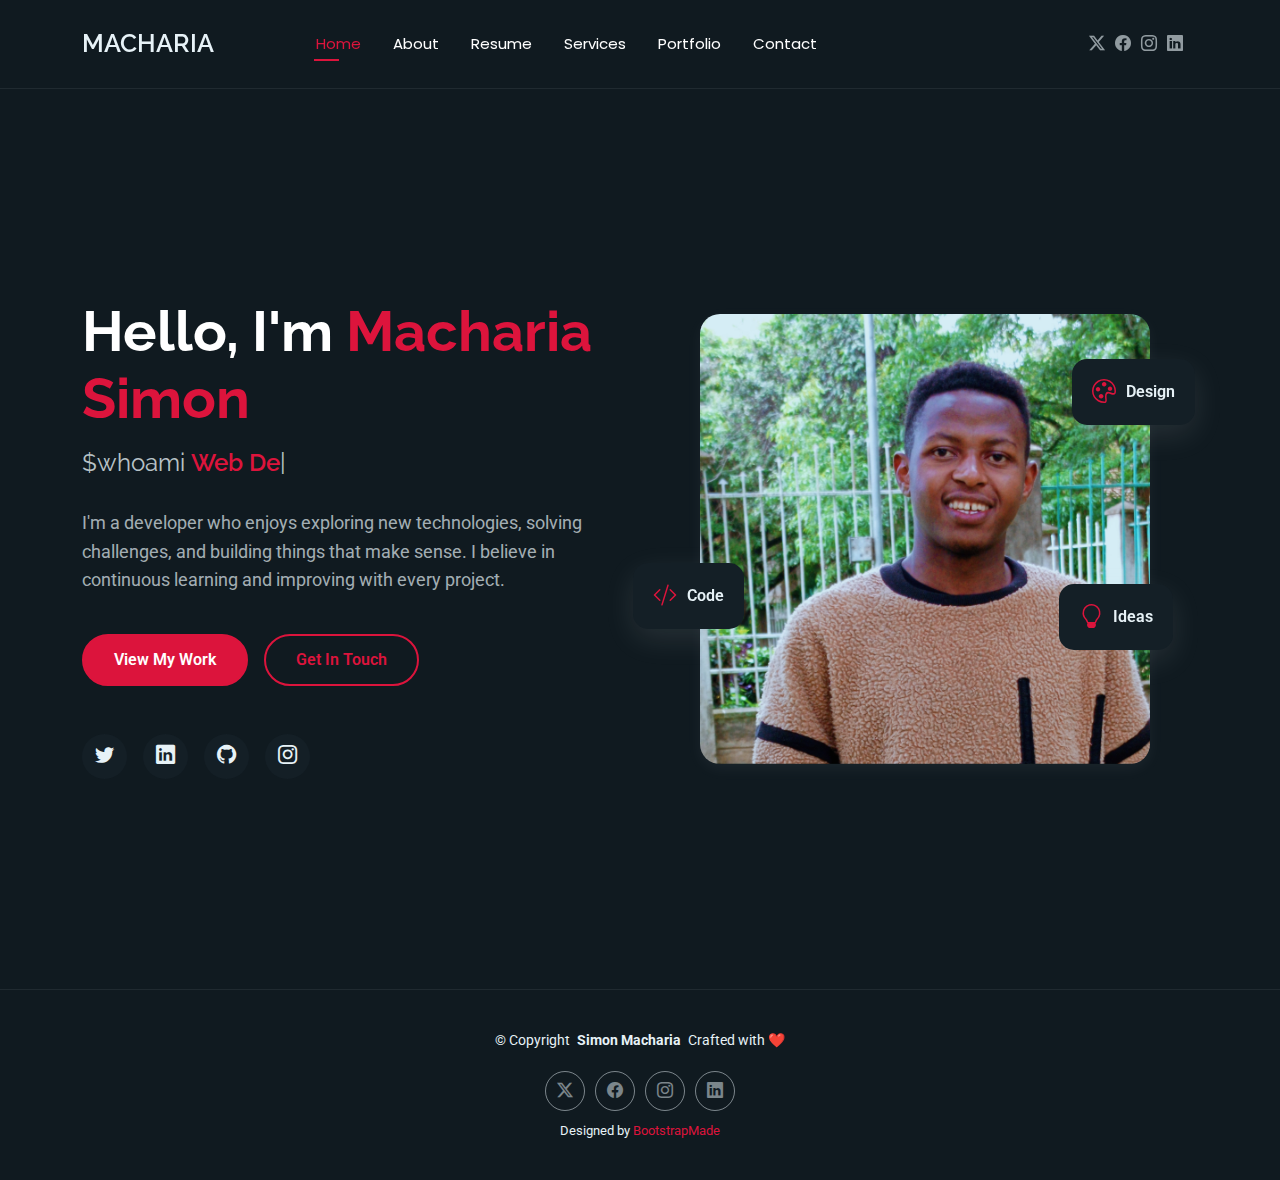
<file: index.html>
<!DOCTYPE html>
<html lang="en">

<head>
  <meta charset="utf-8">
  <meta content="width=device-width, initial-scale=1.0" name="viewport">
  <title>Macharia Simon | Dev Portfolio</title>
  <meta name="description" content="">
  <meta name="keywords" content="">

  <!-- Favicons -->
  <link href="assets/img/favicon.png" rel="icon">
  <link href="assets/img/apple-touch-icon.png" rel="apple-touch-icon">

  <!-- Fonts -->
  <link href="https://fonts.googleapis.com" rel="preconnect">
  <link href="https://fonts.gstatic.com" rel="preconnect" crossorigin>
  <link href="https://fonts.googleapis.com/css2?family=Roboto:ital,wght@0,100;0,300;0,400;0,500;0,700;0,900;1,100;1,300;1,400;1,500;1,700;1,900&family=Poppins:ital,wght@0,100;0,200;0,300;0,400;0,500;0,600;0,700;0,800;0,900;1,100;1,200;1,300;1,400;1,500;1,600;1,700;1,800;1,900&family=Raleway:ital,wght@0,100;0,200;0,300;0,400;0,500;0,600;0,700;0,800;0,900;1,100;1,200;1,300;1,400;1,500;1,600;1,700;1,800;1,900&display=swap" rel="stylesheet">

  <!-- Vendor CSS Files -->
  <link href="assets/vendor/bootstrap/css/bootstrap.min.css" rel="stylesheet">
  <link href="assets/vendor/bootstrap-icons/bootstrap-icons.css" rel="stylesheet">
  <link href="assets/vendor/aos/aos.css" rel="stylesheet">
  <link href="assets/vendor/swiper/swiper-bundle.min.css" rel="stylesheet">
  <link href="assets/vendor/glightbox/css/glightbox.min.css" rel="stylesheet">

  <!-- Main CSS File -->
  <link href="assets/css/main.css" rel="stylesheet">

  <!-- =======================================================
  * Template Name: FolioOne
  * Template URL: https://bootstrapmade.com/folioone-bootstrap-portfolio-website-template/
  * Updated: Aug 23 2025 with Bootstrap v5.3.7
  * Author: BootstrapMade.com
  * License: https://bootstrapmade.com/license/
  ======================================================== -->
</head>

<body class="index-page">

  <header id="header" class="header d-flex align-items-center light-background sticky-top">
    <div class="container position-relative d-flex align-items-center justify-content-between">

      <!-- <a href="index.html" class="logo d-flex align-items-center me-auto me-xl-0">
      <img src="assets/img/logo.webp" alt="">
      <h1 class="sitename">FolioOne</h1> 
    </a> -->

    <div class="start">
      <span>Macharia</span>
       <nav id="navmenu" class="navmenu">
        <ul>
          <li><a href="index.html" class="active">Home</a></li>
          <li><a href="about.html">About</a></li>
          <li><a href="resume.html">Resume</a></li>
          <li><a href="services.html">Services</a></li>
          <li><a href="portfolio.html">Portfolio</a></li>
          <!-- <li class="dropdown"><a href="#"><span>Dropdown</span> <i class="bi bi-chevron-down toggle-dropdown"></i></a>
            <ul>
              <li><a href="#">Dropdown 1</a></li>
              <li class="dropdown"><a href="#"><span>Deep Dropdown</span> <i class="bi bi-chevron-down toggle-dropdown"></i></a>
                <ul>
                  <li><a href="#">Deep Dropdown 1</a></li>
                  <li><a href="#">Deep Dropdown 2</a></li>
                  <li><a href="#">Deep Dropdown 3</a></li>
                  <li><a href="#">Deep Dropdown 4</a></li>
                  <li><a href="#">Deep Dropdown 5</a></li>
                </ul>
              </li>
              <li><a href="#">Dropdown 2</a></li>
              <li><a href="#">Dropdown 3</a></li>
              <li><a href="#">Dropdown 4</a></li>
            </ul>
          </li> -->
          <li><a href="contact.html">Contact</a></li>
        </ul>
        <i class="mobile-nav-toggle d-xl-none bi bi-list"></i>
      </nav>
    </div>

      <div class="header-social-links">
        <a href="https://x.com/g_mashie_" class="twitter" target="_blank"><i class="bi bi-twitter-x"></i></a>
        <a href="#" class="facebook"><i class="bi bi-facebook"></i></a>
        <a href="https://www.instagram.com/m.a.c.h.a.r1a/" target="_blank" class="instagram"><i class="bi bi-instagram"></i></a>
        <a href="#" class="linkedin"><i class="bi bi-linkedin"></i></a>
      </div>

    </div>
  </header>

  <main class="main">

    <!-- Hero Section -->
    <section id="hero" class="hero section">

      <div class="container" data-aos="fade-up" data-aos-delay="100">

        <div class="row gy-4 align-items-center">
          <div class="col-lg-6 order-2 order-lg-1">
            <div class="hero-content">
              <h1 data-aos="fade-up" data-aos-delay="200">Hello, I'm <span class="highlight">Macharia Simon</span></h1>
              <h2 data-aos="fade-up" data-aos-delay="300">$whoami <span class="typed" data-typed-items="Web Developer, UI/UX Designer, DevOps Engineer, Gamer"></span></h2>
              <p data-aos="fade-up" data-aos-delay="400">I'm a developer who enjoys exploring new technologies, solving challenges, and building things that make sense. I believe in continuous learning and improving with every project.</p>
              <div class="hero-actions" data-aos="fade-up" data-aos-delay="500">
                <a href="portfolio.html" class="view-my-work btn btn-primary">View My Work</a>
                <a href="contact.html" class="get-in-touch btn btn-outline">Get In Touch</a>
              </div>
              <div class="social-links" data-aos="fade-up" data-aos-delay="600">
                <a href="https://x.com/g_mashie_" target="_blank"><i class="bi bi-twitter"></i></a>
                <a href="#"><i class="bi bi-linkedin"></i></a>
                <a href="https://github.com/Simons010" target="_blank"><i class="bi bi-github"></i></a>
                <a href="https://www.instagram.com/m.a.c.h.a.r1a/" target="_blank"><i class="bi bi-instagram"></i></a>
              </div>
            </div>
          </div>
          <div class="col-lg-6 order-1 order-lg-2">
            <div class="hero-image" data-aos="zoom-in" data-aos-delay="300">
              <div class="image-wrapper">
                <img src="assets/img/profile/mash.webp" alt="Macharia Simon" class="img-fluid">
                <div class="floating-elements">
                  <div class="floating-card design" data-aos="fade-left" data-aos-delay="700">
                    <i class="bi bi-palette"></i>
                    <span>Design</span>
                  </div>
                  <div class="floating-card code" data-aos="fade-right" data-aos-delay="800">
                    <i class="bi bi-code-slash"></i>
                    <span>Code</span>
                  </div>
                  <div class="floating-card creativity" data-aos="fade-up" data-aos-delay="900">
                    <i class="bi bi-lightbulb"></i>
                    <span>Ideas</span>
                  </div>
                </div>
              </div>
            </div>
          </div>
        </div>

      </div>

    </section><!-- /Hero Section -->

  </main>

  <footer id="footer" class="footer">

    <div class="container">
      <div class="copyright text-center ">
        <p>© <span>Copyright</span> <strong class="px-1 sitename">Simon Macharia</strong> <span>Crafted with ❤️<br></span></p>
      </div>
      <div class="social-links d-flex justify-content-center">
        <a href="https://x.com/g_mashie_" target="_blank"><i class="bi bi-twitter-x"></i></a>
        <a href=""><i class="bi bi-facebook"></i></a>
        <a href="https://www.instagram.com/m.a.c.h.a.r1a/" target="_blank"><i class="bi bi-instagram"></i></a>
        <a href=""><i class="bi bi-linkedin"></i></a>
      </div>
      <div class="credits">
        <!-- All the links in the footer should remain intact. -->
        <!-- You can delete the links only if you've purchased the pro version. -->
        <!-- Licensing information: https://bootstrapmade.com/license/ -->
        <!-- Purchase the pro version with working PHP/AJAX contact form: [buy-url] -->
        Designed by <a href="https://bootstrapmade.com/">BootstrapMade</a>
      </div>
    </div>

  </footer>

  <!-- Scroll Top -->
  <a href="#" id="scroll-top" class="scroll-top d-flex align-items-center justify-content-center"><i class="bi bi-arrow-up-short"></i></a>

  <!-- Preloader -->
  <div id="preloader"></div>

  <!-- Vendor JS Files -->
  <script src="assets/vendor/bootstrap/js/bootstrap.bundle.min.js"></script>
  <script src="assets/vendor/php-email-form/validate.js"></script>
  <script src="assets/vendor/aos/aos.js"></script>
  <script src="assets/vendor/typed.js/typed.umd.js"></script>
  <script src="assets/vendor/waypoints/noframework.waypoints.js"></script>
  <script src="assets/vendor/purecounter/purecounter_vanilla.js"></script>
  <script src="assets/vendor/swiper/swiper-bundle.min.js"></script>
  <script src="assets/vendor/imagesloaded/imagesloaded.pkgd.min.js"></script>
  <script src="assets/vendor/isotope-layout/isotope.pkgd.min.js"></script>
  <script src="assets/vendor/glightbox/js/glightbox.min.js"></script>

  <!-- Main JS File -->
  <script src="assets/js/main.js"></script>

</body>

</html>
</file>
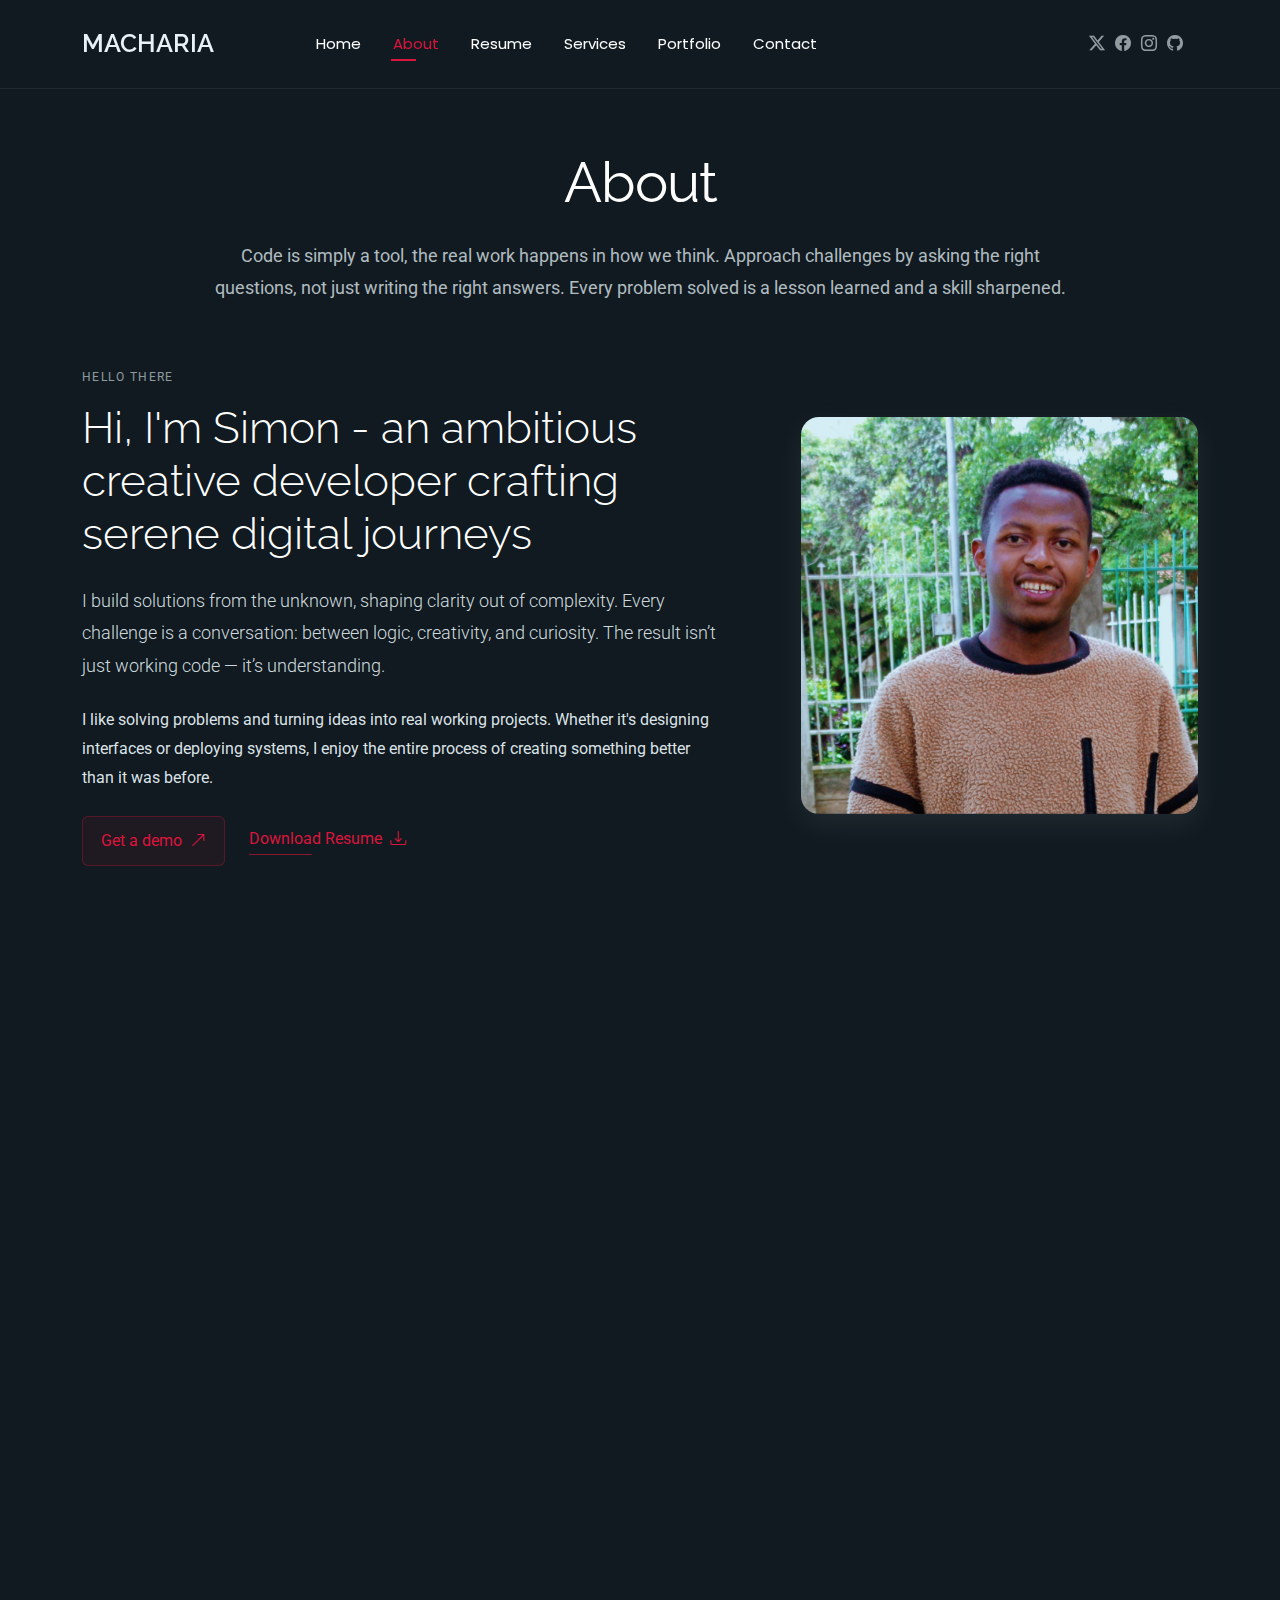
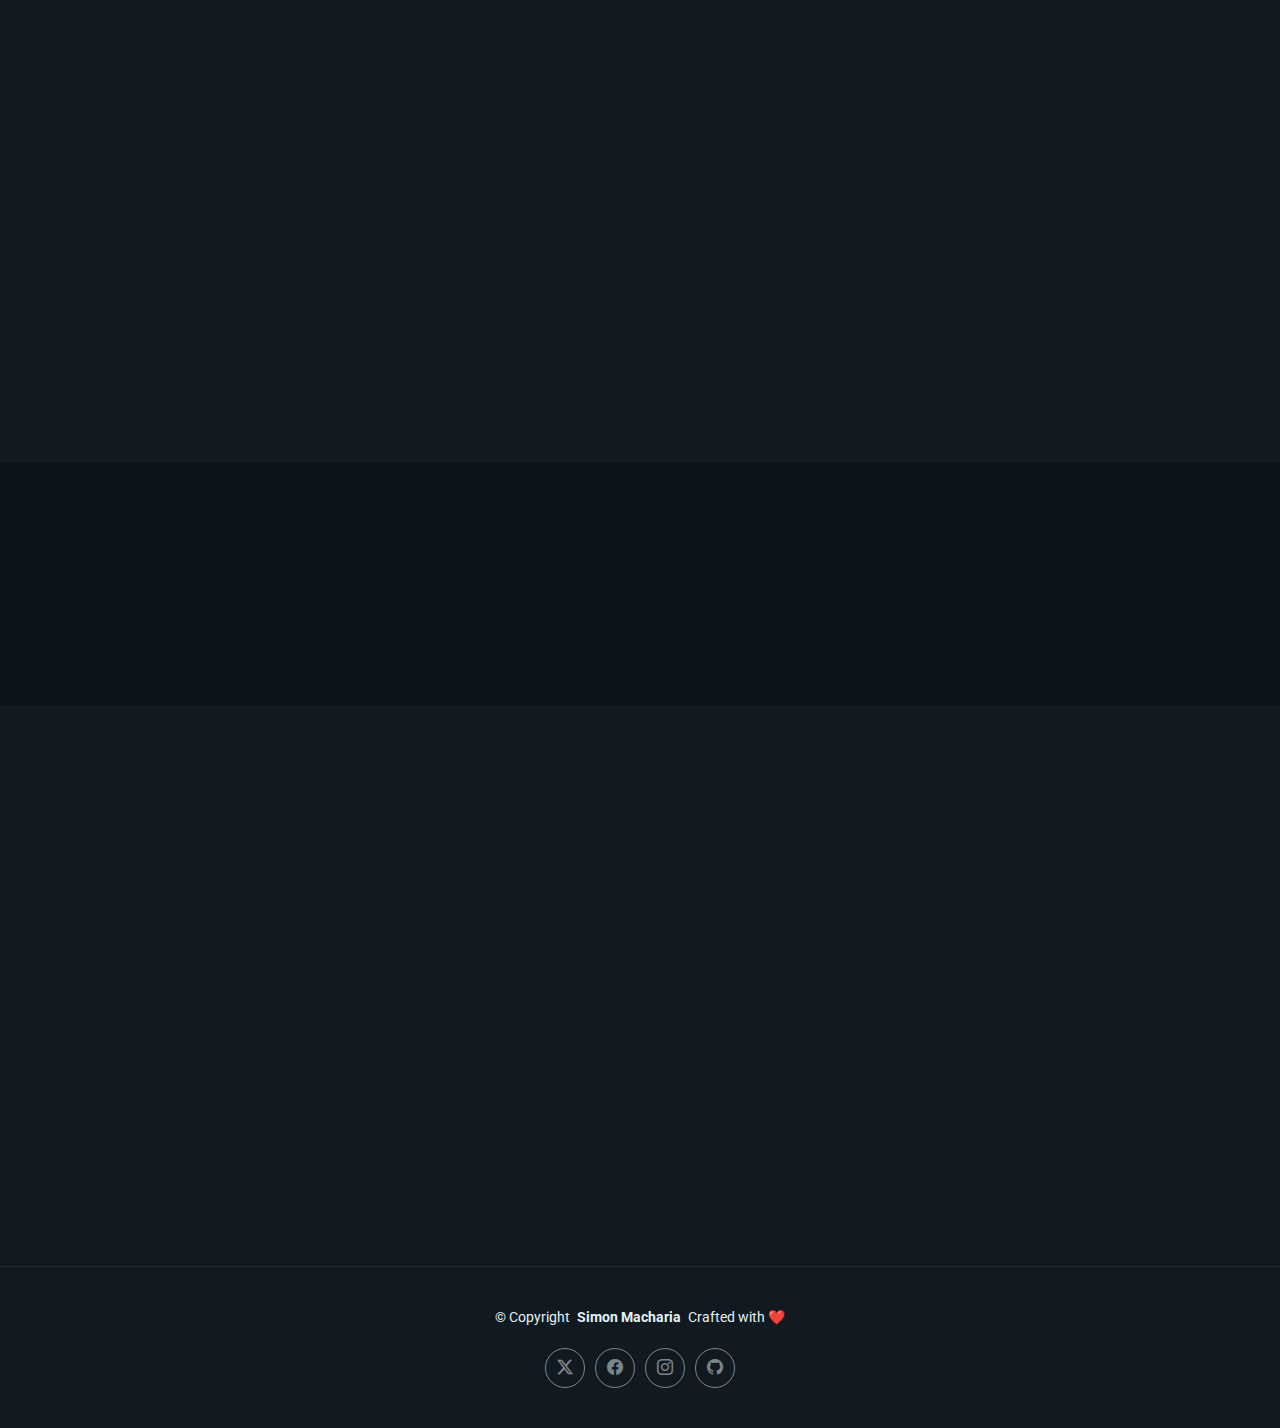
<file: about.html>
<!DOCTYPE html>
<html lang="en">

<head>
  <meta charset="utf-8">
  <meta content="width=device-width, initial-scale=1.0" name="viewport">
  <title>About | Dev Portfolio</title>
  <meta name="description" content="">
  <meta name="keywords" content="">

  <!-- Favicons -->
  <link href="assets/img/favicon.png" rel="icon">
  <link href="assets/img/apple-touch-icon.png" rel="apple-touch-icon">

  <!-- Fonts -->
  <link href="https://fonts.googleapis.com" rel="preconnect">
  <link href="https://fonts.gstatic.com" rel="preconnect" crossorigin>
  <link href="https://fonts.googleapis.com/css2?family=Roboto:ital,wght@0,100;0,300;0,400;0,500;0,700;0,900;1,100;1,300;1,400;1,500;1,700;1,900&family=Poppins:ital,wght@0,100;0,200;0,300;0,400;0,500;0,600;0,700;0,800;0,900;1,100;1,200;1,300;1,400;1,500;1,600;1,700;1,800;1,900&family=Raleway:ital,wght@0,100;0,200;0,300;0,400;0,500;0,600;0,700;0,800;0,900;1,100;1,200;1,300;1,400;1,500;1,600;1,700;1,800;1,900&display=swap" rel="stylesheet">

  <!-- Vendor CSS Files -->
  <link href="assets/vendor/bootstrap/css/bootstrap.min.css" rel="stylesheet">
  <link href="assets/vendor/bootstrap-icons/bootstrap-icons.css" rel="stylesheet">
  <link href="assets/vendor/aos/aos.css" rel="stylesheet">
  <link href="assets/vendor/swiper/swiper-bundle.min.css" rel="stylesheet">
  <link href="assets/vendor/glightbox/css/glightbox.min.css" rel="stylesheet">

  <!-- Main CSS File -->
  <link href="assets/css/main.css" rel="stylesheet">

  <!-- =======================================================
  * Template Name: FolioOne
  * Template URL: https://bootstrapmade.com/folioone-bootstrap-portfolio-website-template/
  * Updated: Aug 23 2025 with Bootstrap v5.3.7
  * Author: BootstrapMade.com
  * License: https://bootstrapmade.com/license/
  ======================================================== -->
</head>

<body class="about-page">

  <header id="header" class="header d-flex align-items-center light-background sticky-top">
    <div class="container position-relative d-flex align-items-center justify-content-between">

      <!-- <a href="index.html" class="logo d-flex align-items-center me-auto me-xl-0">
      <img src="assets/img/logo.webp" alt="">
      <h1 class="sitename">FolioOne</h1> 
    </a> -->

    <div class="start">
      <span>Macharia</span>
       <nav id="navmenu" class="navmenu">
        <ul>
          <li><a href="index.html" class="active">Home</a></li>
          <li><a href="about.html">About</a></li>
          <li><a href="resume.html">Resume</a></li>
          <li><a href="services.html">Services</a></li>
          <li><a href="portfolio.html">Portfolio</a></li>
          <!-- <li class="dropdown"><a href="#"><span>Dropdown</span> <i class="bi bi-chevron-down toggle-dropdown"></i></a>
            <ul>
              <li><a href="#">Dropdown 1</a></li>
              <li class="dropdown"><a href="#"><span>Deep Dropdown</span> <i class="bi bi-chevron-down toggle-dropdown"></i></a>
                <ul>
                  <li><a href="#">Deep Dropdown 1</a></li>
                  <li><a href="#">Deep Dropdown 2</a></li>
                  <li><a href="#">Deep Dropdown 3</a></li>
                  <li><a href="#">Deep Dropdown 4</a></li>
                  <li><a href="#">Deep Dropdown 5</a></li>
                </ul>
              </li>
              <li><a href="#">Dropdown 2</a></li>
              <li><a href="#">Dropdown 3</a></li>
              <li><a href="#">Dropdown 4</a></li>
            </ul>
          </li> -->
          <li><a href="contact.html">Contact</a></li>
        </ul>
        <i class="mobile-nav-toggle d-xl-none bi bi-list"></i>
      </nav>
    </div>

      <div class="header-social-links">
        <a href="https://x.com/g_mashie_" class="twitter" target="_blank"><i class="bi bi-twitter-x"></i></a>
        <a href="https://www.facebook.com/m.a.c.h.a.r1a" target="_blank" class="facebook"><i class="bi bi-facebook"></i></a>
        <a href="https://www.instagram.com/m.a.c.h.a.r1a/" target="_blank" class="instagram"><i class="bi bi-instagram"></i></a>
        <a href="https://github.com/Simons010" target="_blank"><i class="bi bi-github"></i></a>
        <!-- <a href="#" class="linkedin"><i class="bi bi-linkedin"></i></a> -->
      </div>

    </div>
  </header>

  <main class="main">

    <!-- About Section -->
    <section id="about" class="about section">

      <!-- Section Title -->
      <div class="container section-title" data-aos="fade-up">
        <h2>About</h2>
        <p>Code is simply a tool, the real work happens in how we think. Approach challenges by asking the right questions, not just writing the right answers. Every problem solved is a lesson learned and a skill sharpened.</p>
      </div><!-- End Section Title -->

      <div class="container" data-aos="fade-up" data-aos-delay="100">

        <!-- Intro + Photo -->
        <div class="row align-items-center justify-content-between gy-5 mb-5">
          <div class="col-lg-7" data-aos="fade-right" data-aos-delay="150">
            <div class="intro-content">
              <span class="eyebrow">Hello there</span>
              <h2 class="headline">Hi, I'm Simon - an ambitious creative developer crafting serene digital journeys</h2>
              <p class="lead">
                I build solutions from the unknown, shaping clarity out of complexity. Every challenge is a conversation: between logic, creativity, and curiosity. The result isn’t just working code — it’s understanding.
              <p>
                I like solving problems and turning ideas into real working projects. Whether it's designing interfaces or deploying systems, I enjoy the entire process of creating something better than it was before.
              </p>

              <div class="cta-group">
                <a href="#portfolio" class="btn-ghost">
                  Get a demo<i class="bi bi-arrow-up-right"></i>
                </a>
                <a href="#" class="link-underline">
                  Download Resume <i class="bi bi-download"></i>
                </a>
              </div>
            </div>
          </div>

          <div class="col-lg-5" data-aos="zoom-in" data-aos-delay="250">
            <figure class="profile-figure text-center text-lg-end">
              <img src="assets/img/profile/mash.webp" alt="Portrait of Alex" class="img-fluid profile-photo">
            </figure>
          </div>
        </div>
        <!-- End Intro + Photo -->

        <!-- Skills Grid -->
        <div class="mb-5">
          <div class="row g-4">
            <div class="col-6 col-md-4 col-lg-3" data-aos="fade-up" data-aos-delay="120">
              <div class="skill-item">
                <i class="bi bi-layout-text-window"></i>
                <h3>UI/UX</h3>
                <p>Designing simple, meaningful, and user-friendly digital experiences.</p>
              </div>
            </div>
            <div class="col-6 col-md-4 col-lg-3" data-aos="fade-up" data-aos-delay="180">
              <div class="skill-item">
                <i class="bi bi-code-slash"></i>
                <h3>Code</h3>
                <p>Code with clarity, purpose, and flow.</p>
              </div>
            </div>
            <div class="col-6 col-md-4 col-lg-3" data-aos="fade-up" data-aos-delay="240">
              <div class="skill-item">
                <i class="bi bi-phone"></i>
                <h3>Mobile-first</h3>
                <p>Mobile-first approach for better accessibility and responsiveness.</p>
              </div>
            </div>
            <div class="col-6 col-md-4 col-lg-3" data-aos="fade-up" data-aos-delay="300">
              <div class="skill-item">
                <i class="class=bi bi-controller"></i>
                <h3>Gaming</h3>
                <p>Gamer at heart. Problem-solver by nature.</p>
              </div>
            </div>
          </div>
        </div>
        <!-- End Skills Grid -->

        <!-- Journey Timeline -->
        <div class="mb-5">
          <div class="row g-4">
            <div class="col-md-6 col-lg-3" data-aos="fade-up" data-aos-delay="120">
              <article class="timeline-item">
                <span class="dot"></span>
                <time>2022</time>
                <h4>BsC. Computer Science</h4>
                <p>Degree in Computer Science</p>
              </article>
            </div>
            <div class="col-md-6 col-lg-3" data-aos="fade-up" data-aos-delay="180">
              <article class="timeline-item">
                <span class="dot"></span>
                <time>2025</time>
                <h4>eMobilis ELearning</h4>
                <p>Web Development Course</p>
              </article>
            </div>
            <div class="col-md-6 col-lg-3" data-aos="fade-up" data-aos-delay="240">
              <article class="timeline-item">
                <span class="dot"></span>
                <time>2025</time>
                <h4>Freelance Start</h4>
                <p>Stepped into freelancing</p>
              </article>
            </div>
            <!-- <div class="col-md-6 col-lg-3" data-aos="fade-up" data-aos-delay="300">
              <article class="timeline-item">
                <span class="dot"></span>
                <time>2025</time>
                <h4>Lead Frontend</h4>
                <p>Proin commodo massa sit amet urna pretium.</p>
              </article>
            </div> -->
          </div>
        </div>
        <!-- End Journey Timeline -->

        <!-- Quote -->
        <blockquote class="personal-quote text-center mb-5" data-aos="fade-down" data-aos-delay="200">
          <p>"Building clean and meaningful experiences through thoughtful code and quiet design."</p>
        </blockquote>
        <!-- End Quote -->

        <!-- Fun Facts -->
        <div class="row g-3 justify-content-center">
          <div class="col-6 col-md-3 col-lg-2" data-aos="zoom-in" data-aos-delay="120">
            <div class="fact-pill">
              <i class="bi bi-fork-knife"></i>
              <span>SnackLord</span>
            </div>
          </div>
          <div class="col-6 col-md-3 col-lg-2" data-aos="zoom-in" data-aos-delay="160">
            <div class="fact-pill">
              <i class="bi bi-headphones"></i>
              <span>Lo-fi Beats</span>
            </div>
          </div>
          <div class="col-6 col-md-3 col-lg-2" data-aos="zoom-in" data-aos-delay="200">
            <div class="fact-pill">
              <i class="bi bi-geo-alt"></i>
              <span>City Walks</span>
            </div>
          </div>
          <div class="col-6 col-md-3 col-lg-2" data-aos="zoom-in" data-aos-delay="240">
            <div class="fact-pill">
              <i class="bi bi-brush"></i>
              <span>Sketching</span>
            </div>
          </div>
        </div>
        <!-- End Fun Facts -->

      </div>

    </section><!-- /About Section -->

    <!-- Skills Section -->
    <section id="skills" class="skills section">

      <!-- Section Title -->
      <div class="container section-title" data-aos="fade-up">
        <h2>Skills</h2>
        <p>The stuff I know and enjoy working with.</p>
      </div><!-- End Section Title -->

      <div class="container" data-aos="fade-up" data-aos-delay="100">

        <div class="row g-4 skills-animation">

          <div class="col-md-6 col-lg-3" data-aos="fade-up" data-aos-delay="100">
            <div class="skill-box">
              <h3>HTML</h3>
              <p>I structure content on the web with clean, semantic markup.</p>
              <span class="text-end d-block">90%</span>
              <div class="progress">
                <div class="progress-bar" role="progressbar" aria-valuenow="90" aria-valuemin="0" aria-valuemax="100"></div>
              </div>
            </div>
          </div>

          <div class="col-md-6 col-lg-3" data-aos="fade-up" data-aos-delay="200">
            <div class="skill-box">
              <h3>CSS</h3>
              <p>I style and shape interfaces to be visually clear and responsive.</p>
              <span class="text-end d-block">90%</span>
              <div class="progress">
                <div class="progress-bar" role="progressbar" aria-valuenow="95" aria-valuemin="0" aria-valuemax="100"></div>
              </div>
            </div>
          </div>

          <div class="col-md-6 col-lg-3" data-aos="fade-up" data-aos-delay="300">
            <div class="skill-box">
              <h3>Python</h3>
              <p>For scripting, automation, problem-solving and backend programming</p>
              <span class="text-end d-block">80%</span>
              <div class="progress">
                <div class="progress-bar" role="progressbar" aria-valuenow="80" aria-valuemin="0" aria-valuemax="100"></div>
              </div>
            </div>
          </div>

          <div class="col-md-6 col-lg-3" data-aos="fade-up" data-aos-delay="400">
            <div class="skill-box">
              <h3>Figma</h3>
              <p>I design and prototype interfaces to visualize ideas before development.</p>
              <span class="text-end d-block">55%</span>
              <div class="progress">
                <div class="progress-bar" role="progressbar" aria-valuenow="55" aria-valuemin="0" aria-valuemax="100">
                </div>
              </div>
            </div>
          </div>

        </div>

      </div>

    </section><!-- /Skills Section -->

    <!-- Stats Section -->
    <section id="stats" class="stats section dark-background">

      <div class="container" data-aos="fade-up" data-aos-delay="100">

        <div class="row align-items-center">
          <div class="col-lg-4" data-aos="fade-up" data-aos-delay="200">
            <div class="avatars d-flex align-items-center">
              <img src="assets/img/person/person-m-2.webp" alt="Avatar 1" class="rounded-circle" loading="lazy">
              <img src="assets/img/person/person-m-3.webp" alt="Avatar 2" class="rounded-circle" loading="lazy">
              <img src="assets/img/person/person-f-5.webp" alt="Avatar 3" class="rounded-circle" loading="lazy">
              <img src="assets/img/person/person-m-5.webp" alt="Avatar 4" class="rounded-circle" loading="lazy">
            </div>
          </div>

          <div class="col-lg-8">
            <div class="row counters">
              <div class="col-md-4" data-aos="fade-up" data-aos-delay="300">
                <h2><span data-purecounter-start="0" data-purecounter-end="185" data-purecounter-duration="1" class="purecounter"></span>+</h2>
                <p>Projects & Components Designed</p>
              </div>

              <div class="col-md-4" data-aos="fade-up" data-aos-delay="400">
                <h2><span data-purecounter-start="0" data-purecounter-end="32" data-purecounter-duration="1" class="purecounter"></span>K</h2>
                <p>Lines of Code & Counting</p>
              </div>

              <div class="col-md-4" data-aos="fade-up" data-aos-delay="500">
                <h2><span data-purecounter-start="0" data-purecounter-end="28" data-purecounter-duration="1" class="purecounter"></span>+</h2>
                <p>Clients Supported</p>
              </div>
            </div>
          </div>
        </div>
      </div>

    </section><!-- /Stats Section -->

    <!-- Testimonials Section -->
    <section id="testimonials" class="testimonials section">

      <!-- Section Title -->
      <div class="container section-title" data-aos="fade-up">
        <h2>Testimonials</h2>
        <p>Don’t just take my word for it. 👇</p>
      </div><!-- End Section Title -->

      <div class="container" data-aos="fade-up" data-aos-delay="100">

        <div class="swiper init-swiper">
          <script type="application/json" class="swiper-config">
            {
              "loop": true,
              "speed": 600,
              "autoplay": {
                "delay": 5000
              },
              "slidesPerView": "auto",
              "pagination": {
                "el": ".swiper-pagination",
                "type": "bullets",
                "clickable": true
              }
            }
          </script>
          <div class="swiper-wrapper">

            <div class="swiper-slide">
              <div class="testimonial-item">
                <div class="row gy-4 justify-content-center">
                  <div class="col-lg-6">
                    <div class="testimonial-content">
                      <p>
                        <i class="bi bi-quote quote-icon-left"></i>
                        <span>Simon is someone you can trust to take an idea and actually bring it to life. He didn’t just execute the plan — he improved it. His attention to detail and ability to communicate made the whole process easy.</span>
                        <i class="bi bi-quote quote-icon-right"></i>
                      </p>
                      <h3>Saul Goodman</h3>
                      <h4>Ceo &amp; Founder</h4>
                      <div class="stars">
                        <i class="bi bi-star-fill"></i><i class="bi bi-star-fill"></i><i class="bi bi-star-fill"></i><i class="bi bi-star-fill"></i><i class="bi bi-star-fill"></i>
                      </div>
                    </div>
                  </div>
                  <div class="col-lg-2 text-center">
                    <img src="assets/img/person/person-m-9.webp" class="img-fluid testimonial-img" alt="">
                  </div>
                </div>
              </div>
            </div><!-- End testimonial item -->

            <div class="swiper-slide">
              <div class="testimonial-item">
                <div class="row gy-4 justify-content-center">
                  <div class="col-lg-6">
                    <div class="testimonial-content">
                      <p>
                        <i class="bi bi-quote quote-icon-left"></i>
                        <span>Working with Simon felt collaborative in the best way. He understands design logic, spacing, flow—things most devs skip. Seeing my designs come to life exactly how I envisioned was honestly refreshing.</span>
                        <i class="bi bi-quote quote-icon-right"></i>
                      </p>
                      <h3>Sara Wilsson</h3>
                      <h4>Designer</h4>
                      <div class="stars">
                        <i class="bi bi-star-fill"></i><i class="bi bi-star-fill"></i><i class="bi bi-star-fill"></i><i class="bi bi-star-fill"></i><i class="bi bi-star-fill"></i>
                      </div>
                    </div>
                  </div>
                  <div class="col-lg-2 text-center">
                    <img src="assets/img/person/person-f-5.webp" class="img-fluid testimonial-img" alt="">
                  </div>
                </div>
              </div>
            </div><!-- End testimonial item -->

            <div class="swiper-slide">
              <div class="testimonial-item">
                <div class="row gy-4 justify-content-center">
                  <div class="col-lg-6">
                    <div class="testimonial-content">
                      <p>
                        <i class="bi bi-quote quote-icon-left"></i>
                        <span>Working with Simon was smooth from start to finish. He understood what I wanted even when I struggled to explain it. The final result looked clean, worked perfectly, and was delivered on time.</span>
                        <i class="bi bi-quote quote-icon-right"></i>
                      </p>
                      <h3>Jena Karlis</h3>
                      <h4>Store Owner</h4>
                      <div class="stars">
                        <i class="bi bi-star-fill"></i><i class="bi bi-star-fill"></i><i class="bi bi-star-fill"></i><i class="bi bi-star-fill"></i><i class="bi bi-star-fill"></i>
                      </div>
                    </div>
                  </div>
                  <div class="col-lg-2 text-center">
                    <img src="assets/img/person/person-f-12.webp" class="img-fluid testimonial-img" alt="">
                  </div>
                </div>
              </div>
            </div><!-- End testimonial item -->

            <div class="swiper-slide">
              <div class="testimonial-item">
                <div class="row gy-4 justify-content-center">
                  <div class="col-lg-6">
                    <div class="testimonial-content">
                      <p>
                        <i class="bi bi-quote quote-icon-left"></i>
                        <span>I love his approach: fast, practical, and solution-focused. He doesn't overcomplicate things, he makes them work. If you're building something real, he's someone you want in your corner.</span>
                        <i class="bi bi-quote quote-icon-right"></i>
                      </p>
                      <h3>John Larson</h3>
                      <h4>Entrepreneur</h4>
                      <div class="stars">
                        <i class="bi bi-star-fill"></i><i class="bi bi-star-fill"></i><i class="bi bi-star-fill"></i><i class="bi bi-star-fill"></i><i class="bi bi-star-fill"></i>
                      </div>
                    </div>
                  </div>
                  <div class="col-lg-2 text-center">
                    <img src="assets/img/person/person-m-12.webp" class="img-fluid testimonial-img" alt="">
                  </div>
                </div>
              </div>
            </div><!-- End testimonial item -->

          </div>
          <div class="swiper-pagination"></div>
        </div>

      </div>

    </section><!-- /Testimonials Section -->

  </main>

  <footer id="footer" class="footer">

    <div class="container">
      <div class="copyright text-center ">
        <p>© <span>Copyright</span> <strong class="px-1 sitename">Simon Macharia</strong> <span>Crafted with ❤️<br></span></p>
      </div>
      <div class="social-links d-flex justify-content-center">
        <a href="https://x.com/g_mashie_" target="_blank"><i class="bi bi-twitter-x"></i></a>
        <a href="https://www.facebook.com/m.a.c.h.a.r1a" target="_blank"><i class="bi bi-facebook"></i></a>
        <a href="https://www.instagram.com/m.a.c.h.a.r1a/" target="_blank"><i class="bi bi-instagram"></i></a>
        <a href="https://github.com/Simons010" target="_blank"><i class="bi bi-github"></i></a>
        <!-- <a href=""><i class="bi bi-linkedin"></i></a> -->
      </div>
      <!-- <div class="credits"> -->
        <!-- All the links in the footer should remain intact. -->
        <!-- You can delete the links only if you've purchased the pro version. -->
        <!-- Licensing information: https://bootstrapmade.com/license/ -->
        <!-- Purchase the pro version with working PHP/AJAX contact form: [buy-url] -->
        <!-- Designed by <a href="https://bootstrapmade.com/">BootstrapMade</a>
      </div> -->
    </div>

  </footer>

  <!-- Scroll Top -->
  <a href="#" id="scroll-top" class="scroll-top d-flex align-items-center justify-content-center"><i class="bi bi-arrow-up-short"></i></a>

  <!-- Preloader -->
  <div id="preloader"></div>

  <!-- Vendor JS Files -->
  <script src="assets/vendor/bootstrap/js/bootstrap.bundle.min.js"></script>
  <script src="assets/vendor/php-email-form/validate.js"></script>
  <script src="assets/vendor/aos/aos.js"></script>
  <script src="assets/vendor/typed.js/typed.umd.js"></script>
  <script src="assets/vendor/waypoints/noframework.waypoints.js"></script>
  <script src="assets/vendor/purecounter/purecounter_vanilla.js"></script>
  <script src="assets/vendor/swiper/swiper-bundle.min.js"></script>
  <script src="assets/vendor/imagesloaded/imagesloaded.pkgd.min.js"></script>
  <script src="assets/vendor/isotope-layout/isotope.pkgd.min.js"></script>
  <script src="assets/vendor/glightbox/js/glightbox.min.js"></script>

  <!-- Main JS File -->
  <script src="assets/js/main.js"></script>

</body>

</html>
</file>
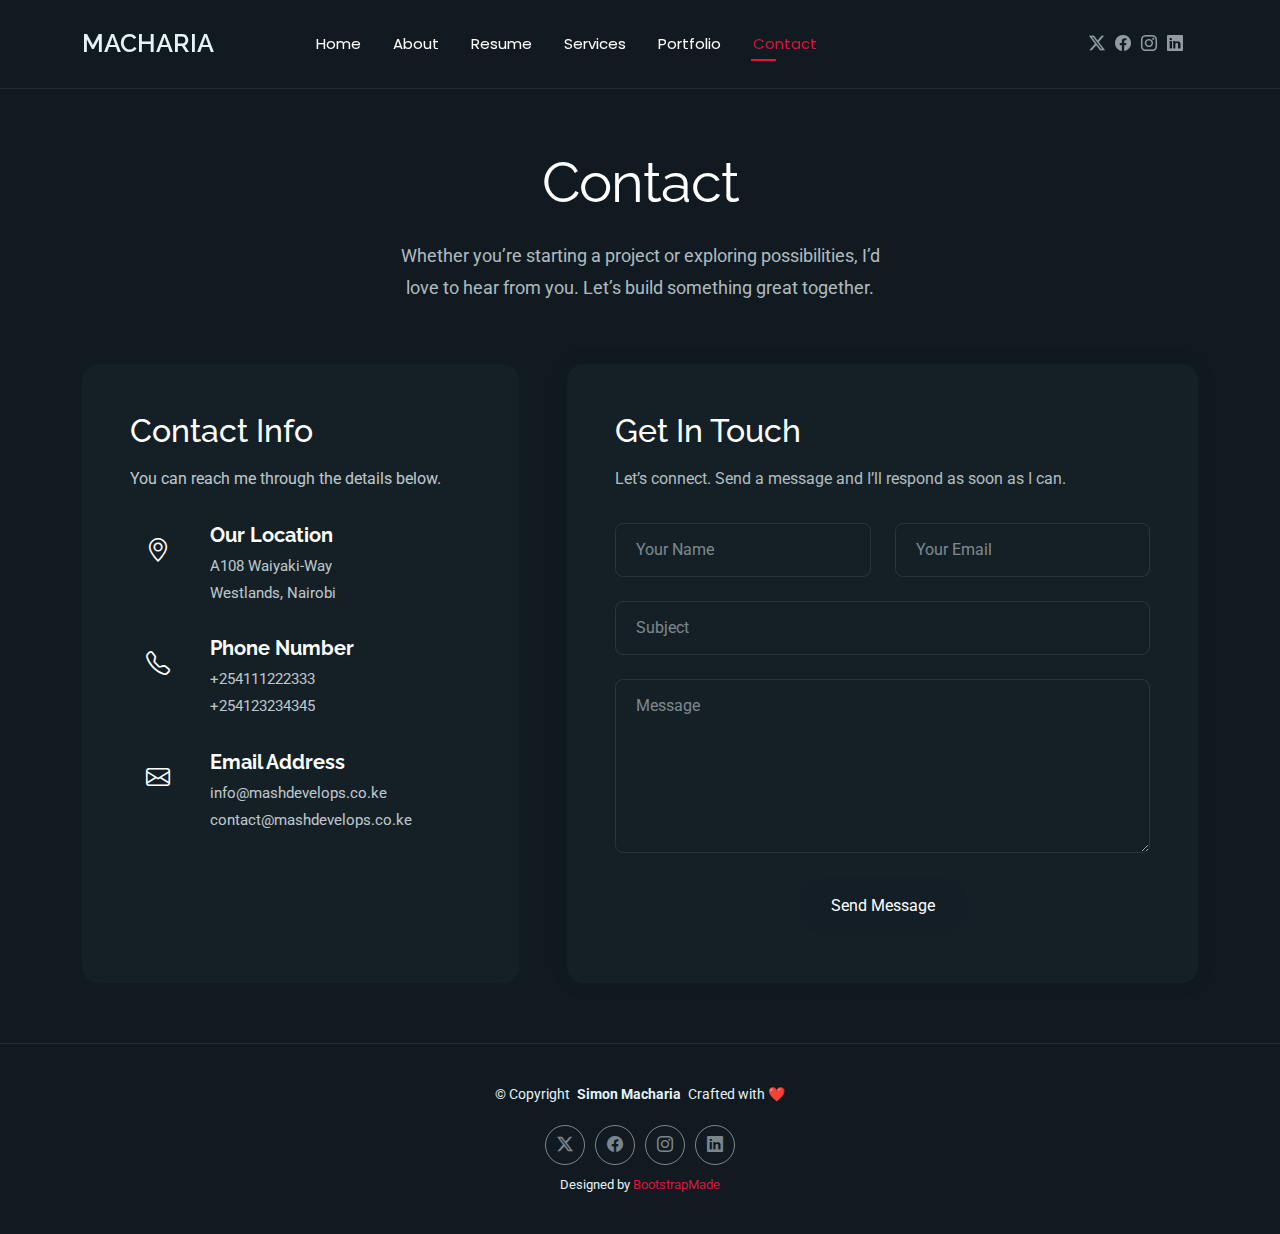
<file: contact.html>
<!DOCTYPE html>
<html lang="en">

<head>
  <meta charset="utf-8">
  <meta content="width=device-width, initial-scale=1.0" name="viewport">
  <title>Contact | Dev Portfolio</title>
  <meta name="description" content="">
  <meta name="keywords" content="">

  <!-- Favicons -->
  <link href="assets/img/favicon.png" rel="icon">
  <link href="assets/img/apple-touch-icon.png" rel="apple-touch-icon">

  <!-- Fonts -->
  <link href="https://fonts.googleapis.com" rel="preconnect">
  <link href="https://fonts.gstatic.com" rel="preconnect" crossorigin>
  <link href="https://fonts.googleapis.com/css2?family=Roboto:ital,wght@0,100;0,300;0,400;0,500;0,700;0,900;1,100;1,300;1,400;1,500;1,700;1,900&family=Poppins:ital,wght@0,100;0,200;0,300;0,400;0,500;0,600;0,700;0,800;0,900;1,100;1,200;1,300;1,400;1,500;1,600;1,700;1,800;1,900&family=Raleway:ital,wght@0,100;0,200;0,300;0,400;0,500;0,600;0,700;0,800;0,900;1,100;1,200;1,300;1,400;1,500;1,600;1,700;1,800;1,900&display=swap" rel="stylesheet">

  <!-- Vendor CSS Files -->
  <link href="assets/vendor/bootstrap/css/bootstrap.min.css" rel="stylesheet">
  <link href="assets/vendor/bootstrap-icons/bootstrap-icons.css" rel="stylesheet">
  <link href="assets/vendor/aos/aos.css" rel="stylesheet">
  <link href="assets/vendor/swiper/swiper-bundle.min.css" rel="stylesheet">
  <link href="assets/vendor/glightbox/css/glightbox.min.css" rel="stylesheet">

  <!-- Main CSS File -->
  <link href="assets/css/main.css" rel="stylesheet">

  <!-- =======================================================
  * Template Name: FolioOne
  * Template URL: https://bootstrapmade.com/folioone-bootstrap-portfolio-website-template/
  * Updated: Aug 23 2025 with Bootstrap v5.3.7
  * Author: BootstrapMade.com
  * License: https://bootstrapmade.com/license/
  ======================================================== -->
</head>

<body class="contact-page">

  <header id="header" class="header d-flex align-items-center light-background sticky-top">
    <div class="container position-relative d-flex align-items-center justify-content-between">

      <!-- <a href="index.html" class="logo d-flex align-items-center me-auto me-xl-0">
      <img src="assets/img/logo.webp" alt="">
      <h1 class="sitename">FolioOne</h1> 
    </a> -->

      <div class="start">
      <span>Macharia</span>
       <nav id="navmenu" class="navmenu">
        <ul>
          <li><a href="index.html" class="active">Home</a></li>
          <li><a href="about.html">About</a></li>
          <li><a href="resume.html">Resume</a></li>
          <li><a href="services.html">Services</a></li>
          <li><a href="portfolio.html">Portfolio</a></li>
          <!-- <li class="dropdown"><a href="#"><span>Dropdown</span> <i class="bi bi-chevron-down toggle-dropdown"></i></a>
            <ul>
              <li><a href="#">Dropdown 1</a></li>
              <li class="dropdown"><a href="#"><span>Deep Dropdown</span> <i class="bi bi-chevron-down toggle-dropdown"></i></a>
                <ul>
                  <li><a href="#">Deep Dropdown 1</a></li>
                  <li><a href="#">Deep Dropdown 2</a></li>
                  <li><a href="#">Deep Dropdown 3</a></li>
                  <li><a href="#">Deep Dropdown 4</a></li>
                  <li><a href="#">Deep Dropdown 5</a></li>
                </ul>
              </li>
              <li><a href="#">Dropdown 2</a></li>
              <li><a href="#">Dropdown 3</a></li>
              <li><a href="#">Dropdown 4</a></li>
            </ul>
          </li> -->
          <li><a href="contact.html">Contact</a></li>
        </ul>
        <i class="mobile-nav-toggle d-xl-none bi bi-list"></i>
      </nav>
    </div>

      <div class="header-social-links">
        <a href="#" class="twitter"><i class="bi bi-twitter-x"></i></a>
        <a href="#" class="facebook"><i class="bi bi-facebook"></i></a>
        <a href="#" class="instagram"><i class="bi bi-instagram"></i></a>
        <a href="#" class="linkedin"><i class="bi bi-linkedin"></i></a>
      </div>

    </div>
  </header>

  <main class="main">

    <!-- Contact Section -->
    <section id="contact" class="contact section">

      <!-- Section Title -->
      <div class="container section-title" data-aos="fade-up">
        <h2>Contact</h2>
        <p>Whether you’re starting a project or exploring possibilities, I’d love to hear from you. Let’s build something great together.</p>
      </div><!-- End Section Title -->

      <div class="container" data-aos="fade-up" data-aos-delay="100">

        <div class="row g-4 g-lg-5">
          <div class="col-lg-5">
            <div class="info-box" data-aos="fade-up" data-aos-delay="200">
              <h3>Contact Info</h3>
              <p>You can reach me through the details below.</p>

              <div class="info-item" data-aos="fade-up" data-aos-delay="300">
                <div class="icon-box">
                  <i class="bi bi-geo-alt"></i>
                </div>
                <div class="content">
                  <h4>Our Location</h4>
                  <p>A108 Waiyaki-Way</p>
                  <p>Westlands, Nairobi</p>
                </div>
              </div>

              <div class="info-item" data-aos="fade-up" data-aos-delay="400">
                <div class="icon-box">
                  <i class="bi bi-telephone"></i>
                </div>
                <div class="content">
                  <h4>Phone Number</h4>
                  <p>+254111222333</p>
                  <p>+254123234345</p>
                </div>
              </div>

              <div class="info-item" data-aos="fade-up" data-aos-delay="500">
                <div class="icon-box">
                  <i class="bi bi-envelope"></i>
                </div>
                <div class="content">
                  <h4>Email Address</h4>
                  <p>info@mashdevelops.co.ke</p>
                  <p>contact@mashdevelops.co.ke</p>
                </div>
              </div>
            </div>
          </div>

          <div class="col-lg-7">
            <div class="contact-form" data-aos="fade-up" data-aos-delay="300">
              <h3>Get In Touch</h3>
              <p>Let’s connect. Send a message and I’ll respond as soon as I can.</p>

              <form action="forms/contact.php" method="post" class="php-email-form" data-aos="fade-up" data-aos-delay="200">
                <div class="row gy-4">

                  <div class="col-md-6">
                    <input type="text" name="name" class="form-control" placeholder="Your Name" required="">
                  </div>

                  <div class="col-md-6 ">
                    <input type="email" class="form-control" name="email" placeholder="Your Email" required="">
                  </div>

                  <div class="col-12">
                    <input type="text" class="form-control" name="subject" placeholder="Subject" required="">
                  </div>

                  <div class="col-12">
                    <textarea class="form-control" name="message" rows="6" placeholder="Message" required=""></textarea>
                  </div>

                  <div class="col-12 text-center">
                    <div class="loading">Loading</div>
                    <div class="error-message"></div>
                    <div class="sent-message">Your message has been sent. Thank you!</div>

                    <button type="submit" class="btn">Send Message</button>
                  </div>

                </div>
              </form>

            </div>
          </div>

        </div>

      </div>

    </section><!-- /Contact Section -->

  </main>

  <footer id="footer" class="footer">

    <div class="container">
      <div class="copyright text-center ">
        <p>© <span>Copyright</span> <strong class="px-1 sitename">Simon Macharia</strong> <span>Crafted with ❤️<br></span></p>
      </div>
      <div class="social-links d-flex justify-content-center">
        <a href=""><i class="bi bi-twitter-x"></i></a>
        <a href=""><i class="bi bi-facebook"></i></a>
        <a href=""><i class="bi bi-instagram"></i></a>
        <a href=""><i class="bi bi-linkedin"></i></a>
      </div>
      <div class="credits">
        <!-- All the links in the footer should remain intact. -->
        <!-- You can delete the links only if you've purchased the pro version. -->
        <!-- Licensing information: https://bootstrapmade.com/license/ -->
        <!-- Purchase the pro version with working PHP/AJAX contact form: [buy-url] -->
        Designed by <a href="https://bootstrapmade.com/">BootstrapMade</a>
      </div>
    </div>

  </footer>


  <!-- Scroll Top -->
  <a href="#" id="scroll-top" class="scroll-top d-flex align-items-center justify-content-center"><i class="bi bi-arrow-up-short"></i></a>

  <!-- Preloader -->
  <div id="preloader"></div>

  <!-- Vendor JS Files -->
  <script src="assets/vendor/bootstrap/js/bootstrap.bundle.min.js"></script>
  <script src="assets/vendor/php-email-form/validate.js"></script>
  <script src="assets/vendor/aos/aos.js"></script>
  <script src="assets/vendor/typed.js/typed.umd.js"></script>
  <script src="assets/vendor/waypoints/noframework.waypoints.js"></script>
  <script src="assets/vendor/purecounter/purecounter_vanilla.js"></script>
  <script src="assets/vendor/swiper/swiper-bundle.min.js"></script>
  <script src="assets/vendor/imagesloaded/imagesloaded.pkgd.min.js"></script>
  <script src="assets/vendor/isotope-layout/isotope.pkgd.min.js"></script>
  <script src="assets/vendor/glightbox/js/glightbox.min.js"></script>

  <!-- Main JS File -->
  <script src="assets/js/main.js"></script>

</body>

</html>
</file>
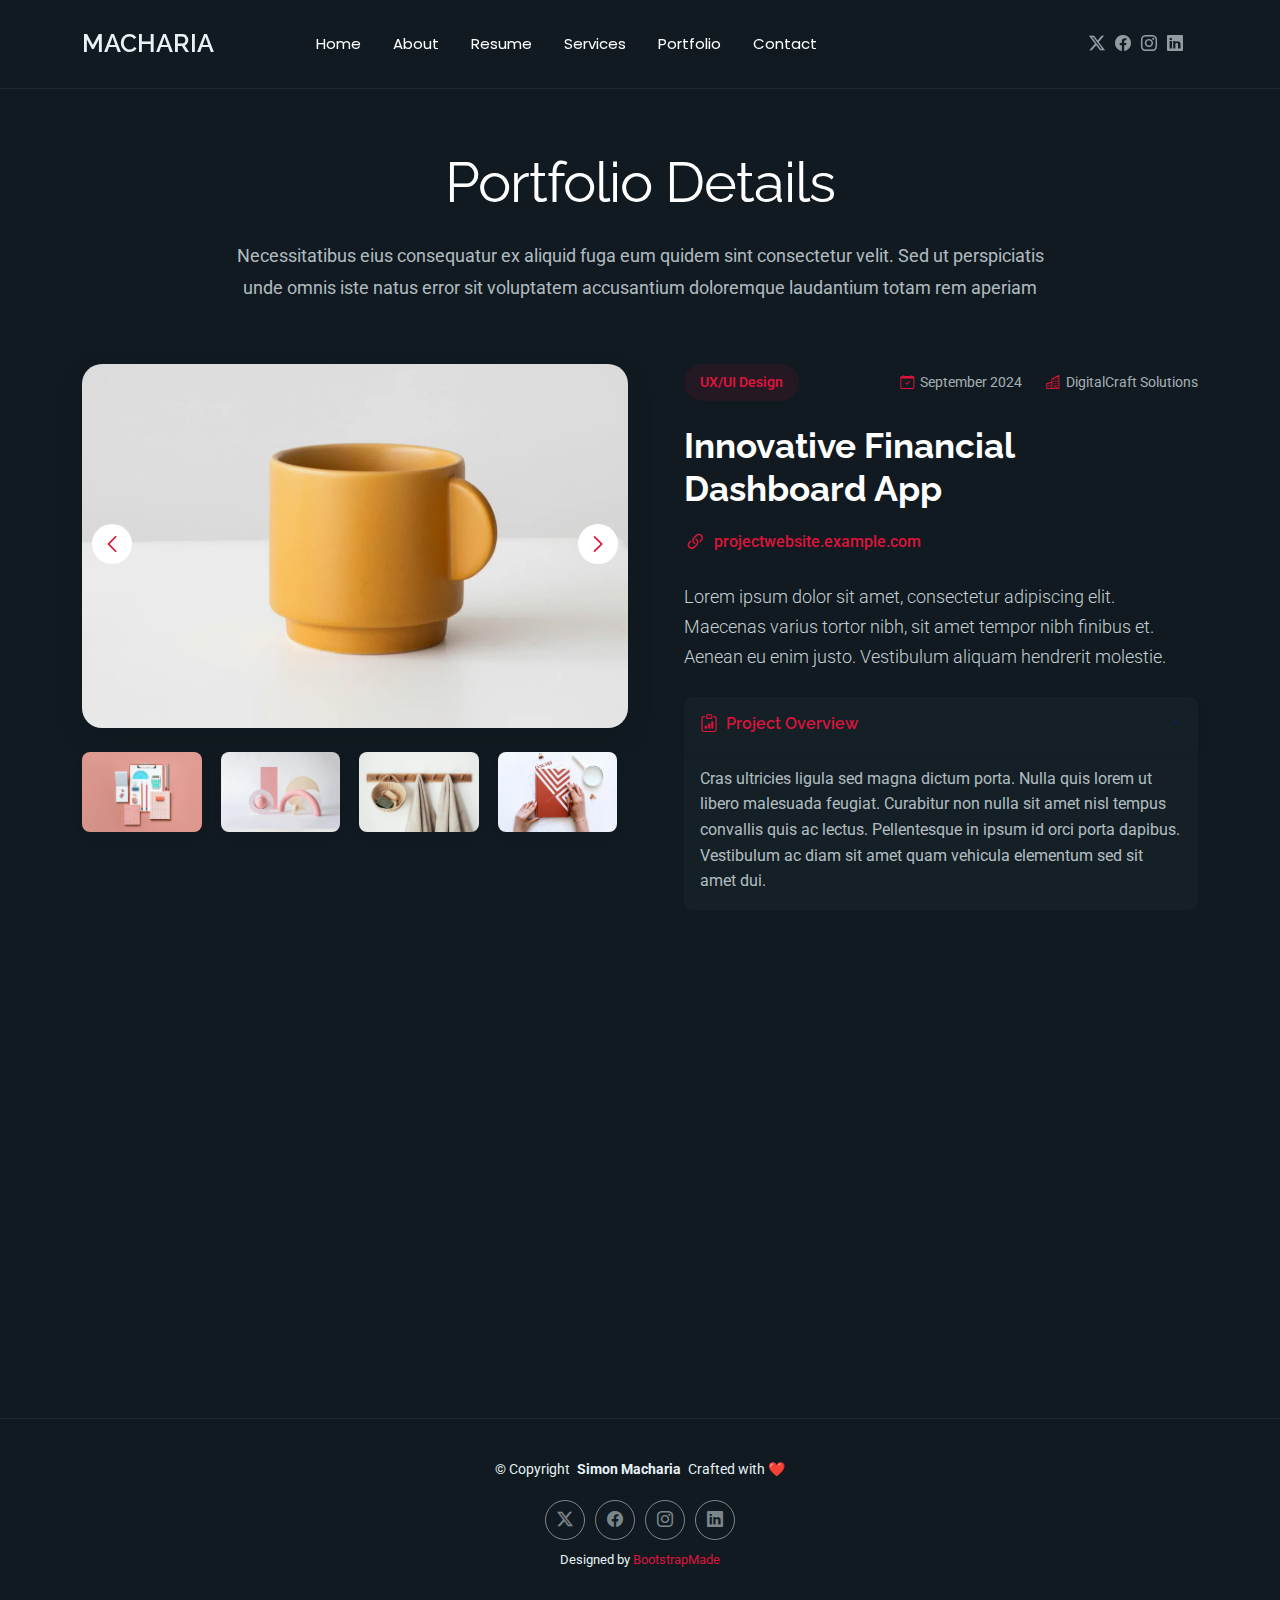
<file: portfolio-details.html>
<!DOCTYPE html>
<html lang="en">

<head>
  <meta charset="utf-8">
  <meta content="width=device-width, initial-scale=1.0" name="viewport">
  <title>Portfolio Details | Dev Portfolio</title>
  <meta name="description" content="">
  <meta name="keywords" content="">

  <!-- Favicons -->
  <link href="assets/img/favicon.png" rel="icon">
  <link href="assets/img/apple-touch-icon.png" rel="apple-touch-icon">

  <!-- Fonts -->
  <link href="https://fonts.googleapis.com" rel="preconnect">
  <link href="https://fonts.gstatic.com" rel="preconnect" crossorigin>
  <link href="https://fonts.googleapis.com/css2?family=Roboto:ital,wght@0,100;0,300;0,400;0,500;0,700;0,900;1,100;1,300;1,400;1,500;1,700;1,900&family=Poppins:ital,wght@0,100;0,200;0,300;0,400;0,500;0,600;0,700;0,800;0,900;1,100;1,200;1,300;1,400;1,500;1,600;1,700;1,800;1,900&family=Raleway:ital,wght@0,100;0,200;0,300;0,400;0,500;0,600;0,700;0,800;0,900;1,100;1,200;1,300;1,400;1,500;1,600;1,700;1,800;1,900&display=swap" rel="stylesheet">

  <!-- Vendor CSS Files -->
  <link href="assets/vendor/bootstrap/css/bootstrap.min.css" rel="stylesheet">
  <link href="assets/vendor/bootstrap-icons/bootstrap-icons.css" rel="stylesheet">
  <link href="assets/vendor/aos/aos.css" rel="stylesheet">
  <link href="assets/vendor/swiper/swiper-bundle.min.css" rel="stylesheet">
  <link href="assets/vendor/glightbox/css/glightbox.min.css" rel="stylesheet">

  <!-- Main CSS File -->
  <link href="assets/css/main.css" rel="stylesheet">

  <!-- =======================================================
  * Template Name: FolioOne
  * Template URL: https://bootstrapmade.com/folioone-bootstrap-portfolio-website-template/
  * Updated: Aug 23 2025 with Bootstrap v5.3.7
  * Author: BootstrapMade.com
  * License: https://bootstrapmade.com/license/
  ======================================================== -->
</head>

<body class="portfolio-details-page">

  <header id="header" class="header d-flex align-items-center light-background sticky-top">
    <div class="container position-relative d-flex align-items-center justify-content-between">

      <!-- <a href="index.html" class="logo d-flex align-items-center me-auto me-xl-0">
      <img src="assets/img/logo.webp" alt="">
      <h1 class="sitename">FolioOne</h1> 
    </a> -->

      <div class="start">
      <span>Macharia</span>
       <nav id="navmenu" class="navmenu">
        <ul>
          <li><a href="index.html" class="active">Home</a></li>
          <li><a href="about.html">About</a></li>
          <li><a href="resume.html">Resume</a></li>
          <li><a href="services.html">Services</a></li>
          <li><a href="portfolio.html">Portfolio</a></li>
          <!-- <li class="dropdown"><a href="#"><span>Dropdown</span> <i class="bi bi-chevron-down toggle-dropdown"></i></a>
            <ul>
              <li><a href="#">Dropdown 1</a></li>
              <li class="dropdown"><a href="#"><span>Deep Dropdown</span> <i class="bi bi-chevron-down toggle-dropdown"></i></a>
                <ul>
                  <li><a href="#">Deep Dropdown 1</a></li>
                  <li><a href="#">Deep Dropdown 2</a></li>
                  <li><a href="#">Deep Dropdown 3</a></li>
                  <li><a href="#">Deep Dropdown 4</a></li>
                  <li><a href="#">Deep Dropdown 5</a></li>
                </ul>
              </li>
              <li><a href="#">Dropdown 2</a></li>
              <li><a href="#">Dropdown 3</a></li>
              <li><a href="#">Dropdown 4</a></li>
            </ul>
          </li> -->
          <li><a href="contact.html">Contact</a></li>
        </ul>
        <i class="mobile-nav-toggle d-xl-none bi bi-list"></i>
      </nav>
    </div>

      <div class="header-social-links">
        <a href="#" class="twitter"><i class="bi bi-twitter-x"></i></a>
        <a href="#" class="facebook"><i class="bi bi-facebook"></i></a>
        <a href="#" class="instagram"><i class="bi bi-instagram"></i></a>
        <a href="#" class="linkedin"><i class="bi bi-linkedin"></i></a>
      </div>

    </div>
  </header>

  <main class="main">

    <!-- Portfolio Details Section -->
    <section id="portfolio-details" class="portfolio-details section">

      <!-- Section Title -->
      <div class="container section-title" data-aos="fade-up">
        <h2>Portfolio Details</h2>
        <p>Necessitatibus eius consequatur ex aliquid fuga eum quidem sint consectetur velit. Sed ut perspiciatis unde omnis iste natus error sit voluptatem accusantium doloremque laudantium totam rem aperiam</p>
      </div><!-- End Section Title -->

      <div class="container" data-aos="fade-up" data-aos-delay="100">

        <div class="row gy-4">
          <div class="col-lg-6" data-aos="fade-right">
            <div class="portfolio-details-media">
              <div class="main-image">
                <div class="portfolio-details-slider swiper init-swiper" data-aos="zoom-in">
                  <script type="application/json" class="swiper-config">
                    {
                      "loop": true,
                      "speed": 1000,
                      "autoplay": {
                        "delay": 6000
                      },
                      "effect": "creative",
                      "creativeEffect": {
                        "prev": {
                          "shadow": true,
                          "translate": [0, 0, -400]
                        },
                        "next": {
                          "translate": ["100%", 0, 0]
                        }
                      },
                      "slidesPerView": 1,
                      "navigation": {
                        "nextEl": ".swiper-button-next",
                        "prevEl": ".swiper-button-prev"
                      }
                    }
                  </script>
                  <div class="swiper-wrapper">
                    <div class="swiper-slide">
                      <img src="assets/img/portfolio/portfolio-5.webp" alt="Portfolio Image" class="img-fluid">
                    </div>
                    <div class="swiper-slide">
                      <img src="assets/img/portfolio/portfolio-7.webp" alt="Portfolio Image" class="img-fluid">
                    </div>
                    <div class="swiper-slide">
                      <img src="assets/img/portfolio/portfolio-8.webp" alt="Portfolio Image" class="img-fluid">
                    </div>
                  </div>
                  <div class="swiper-button-prev"></div>
                  <div class="swiper-button-next"></div>
                </div>
              </div>

              <div class="thumbnail-grid" data-aos="fade-up" data-aos-delay="200">
                <div class="row g-2 mt-3">
                  <div class="col-3">
                    <img src="assets/img/portfolio/portfolio-4.webp" alt="Gallery Image" class="img-fluid glightbox">
                  </div>
                  <div class="col-3">
                    <img src="assets/img/portfolio/portfolio-6.webp" alt="Gallery Image" class="img-fluid glightbox">
                  </div>
                  <div class="col-3">
                    <img src="assets/img/portfolio/portfolio-11.webp" alt="Gallery Image" class="img-fluid glightbox">
                  </div>
                  <div class="col-3">
                    <img src="assets/img/portfolio/portfolio-12.webp" alt="Gallery Image" class="img-fluid glightbox">
                  </div>
                </div>
              </div>

              <div class="tech-stack-badges" data-aos="fade-up" data-aos-delay="300">
                <span>Angular</span>
                <span>Express.js</span>
                <span>PostgreSQL</span>
                <span>GraphQL</span>
                <span>Firebase</span>
              </div>
            </div>
          </div>

          <div class="col-lg-6" data-aos="fade-left">
            <div class="portfolio-details-content">
              <div class="project-meta">
                <div class="badge-wrapper">
                  <span class="project-badge">UX/UI Design</span>
                </div>
                <div class="date-client">
                  <div class="meta-item">
                    <i class="bi bi-calendar-check"></i>
                    <span>September 2024</span>
                  </div>
                  <div class="meta-item">
                    <i class="bi bi-buildings"></i>
                    <span>DigitalCraft Solutions</span>
                  </div>
                </div>
              </div>

              <h2 class="project-title">Innovative Financial Dashboard App</h2>

              <div class="project-website">
                <i class="bi bi-link-45deg"></i>
                <a href="#" target="_blank">projectwebsite.example.com</a>
              </div>

              <div class="project-overview">
                <p class="lead">
                  Lorem ipsum dolor sit amet, consectetur adipiscing elit. Maecenas varius tortor nibh, sit amet tempor nibh finibus et. Aenean eu enim justo. Vestibulum aliquam hendrerit molestie.
                </p>

                <div class="accordion project-accordion" id="portfolio-details-projectAccordion">
                  <div class="accordion-item" data-aos="fade-up">
                    <h2 class="accordion-header">
                      <button class="accordion-button" type="button" data-bs-toggle="collapse" data-bs-target="#portfolio-details-collapse-1" aria-expanded="true" aria-controls="collapseOne">
                        <i class="bi bi-clipboard-data me-2"></i> Project Overview
                      </button>
                    </h2>
                    <div id="portfolio-details-collapse-1" class="accordion-collapse collapse show" data-bs-parent="#portfolio-details-projectAccordion">
                      <div class="accordion-body">
                        <p>Cras ultricies ligula sed magna dictum porta. Nulla quis lorem ut libero malesuada feugiat. Curabitur non nulla sit amet nisl tempus convallis quis ac lectus. Pellentesque in ipsum id orci porta dapibus. Vestibulum ac diam sit amet quam vehicula elementum sed sit amet dui.</p>
                      </div>
                    </div>
                  </div>

                  <div class="accordion-item" data-aos="fade-up" data-aos-delay="100">
                    <h2 class="accordion-header">
                      <button class="accordion-button collapsed" type="button" data-bs-toggle="collapse" data-bs-target="#portfolio-details-collapse-2" aria-expanded="false" aria-controls="collapseTwo">
                        <i class="bi bi-exclamation-diamond me-2"></i> The Challenge
                      </button>
                    </h2>
                    <div id="portfolio-details-collapse-2" class="accordion-collapse collapse" data-bs-parent="#portfolio-details-projectAccordion">
                      <div class="accordion-body">
                        <p>Mauris blandit aliquet elit, eget tincidunt nibh pulvinar a. Vivamus suscipit tortor eget felis porttitor volutpat. Curabitur aliquet quam id dui posuere blandit. Praesent sapien massa, convallis a pellentesque nec, egestas non nisi. Sed porttitor lectus nibh.</p>
                      </div>
                    </div>
                  </div>

                  <div class="accordion-item" data-aos="fade-up" data-aos-delay="200">
                    <h2 class="accordion-header">
                      <button class="accordion-button collapsed" type="button" data-bs-toggle="collapse" data-bs-target="#portfolio-details-collapse-3" aria-expanded="false" aria-controls="collapseThree">
                        <i class="bi bi-award me-2"></i> The Solution
                      </button>
                    </h2>
                    <div id="portfolio-details-collapse-3" class="accordion-collapse collapse" data-bs-parent="#portfolio-details-projectAccordion">
                      <div class="accordion-body">
                        <p>Donec sollicitudin molestie malesuada. Curabitur arcu erat, accumsan id imperdiet et, porttitor at sem. Vestibulum ante ipsum primis in faucibus orci luctus et ultrices posuere cubilia Curae; Donec velit neque, auctor sit amet aliquam vel, ullamcorper sit amet ligula.</p>
                      </div>
                    </div>
                  </div>
                </div>
              </div>

              <div class="project-features" data-aos="fade-up" data-aos-delay="300">
                <h3><i class="bi bi-stars"></i> Key Features</h3>
                <div class="row g-3">
                  <div class="col-md-6">
                    <ul class="feature-list">
                      <li><i class="bi bi-check2-circle"></i> Real-time Data Visualization</li>
                      <li><i class="bi bi-check2-circle"></i> User Role Management</li>
                      <li><i class="bi bi-check2-circle"></i> Secure Authentication</li>
                    </ul>
                  </div>
                  <div class="col-md-6">
                    <ul class="feature-list">
                      <li><i class="bi bi-check2-circle"></i> Customizable Dashboards</li>
                      <li><i class="bi bi-check2-circle"></i> Data Export Options</li>
                      <li><i class="bi bi-check2-circle"></i> Multi-device Support</li>
                    </ul>
                  </div>
                </div>
              </div>

              <div class="cta-buttons" data-aos="fade-up" data-aos-delay="400">
                <a href="#" class="btn-view-project">View Live Project</a>
                <a href="#" class="btn-next-project">Next Project <i class="bi bi-arrow-right"></i></a>
              </div>
            </div>
          </div>
        </div>

      </div>

    </section><!-- /Portfolio Details Section -->

  </main>

  <footer id="footer" class="footer">

    <div class="container">
      <div class="copyright text-center ">
        <p>© <span>Copyright</span> <strong class="px-1 sitename">Simon Macharia</strong> <span>Crafted with ❤️<br></span></p>
      </div>
      <div class="social-links d-flex justify-content-center">
        <a href=""><i class="bi bi-twitter-x"></i></a>
        <a href=""><i class="bi bi-facebook"></i></a>
        <a href=""><i class="bi bi-instagram"></i></a>
        <a href=""><i class="bi bi-linkedin"></i></a>
      </div>
      <div class="credits">
        <!-- All the links in the footer should remain intact. -->
        <!-- You can delete the links only if you've purchased the pro version. -->
        <!-- Licensing information: https://bootstrapmade.com/license/ -->
        <!-- Purchase the pro version with working PHP/AJAX contact form: [buy-url] -->
        Designed by <a href="https://bootstrapmade.com/">BootstrapMade</a>
      </div>
    </div>

  </footer>


  <!-- Scroll Top -->
  <a href="#" id="scroll-top" class="scroll-top d-flex align-items-center justify-content-center"><i class="bi bi-arrow-up-short"></i></a>

  <!-- Preloader -->
  <div id="preloader"></div>

  <!-- Vendor JS Files -->
  <script src="assets/vendor/bootstrap/js/bootstrap.bundle.min.js"></script>
  <script src="assets/vendor/php-email-form/validate.js"></script>
  <script src="assets/vendor/aos/aos.js"></script>
  <script src="assets/vendor/typed.js/typed.umd.js"></script>
  <script src="assets/vendor/waypoints/noframework.waypoints.js"></script>
  <script src="assets/vendor/purecounter/purecounter_vanilla.js"></script>
  <script src="assets/vendor/swiper/swiper-bundle.min.js"></script>
  <script src="assets/vendor/imagesloaded/imagesloaded.pkgd.min.js"></script>
  <script src="assets/vendor/isotope-layout/isotope.pkgd.min.js"></script>
  <script src="assets/vendor/glightbox/js/glightbox.min.js"></script>

  <!-- Main JS File -->
  <script src="assets/js/main.js"></script>

</body>

</html>
</file>
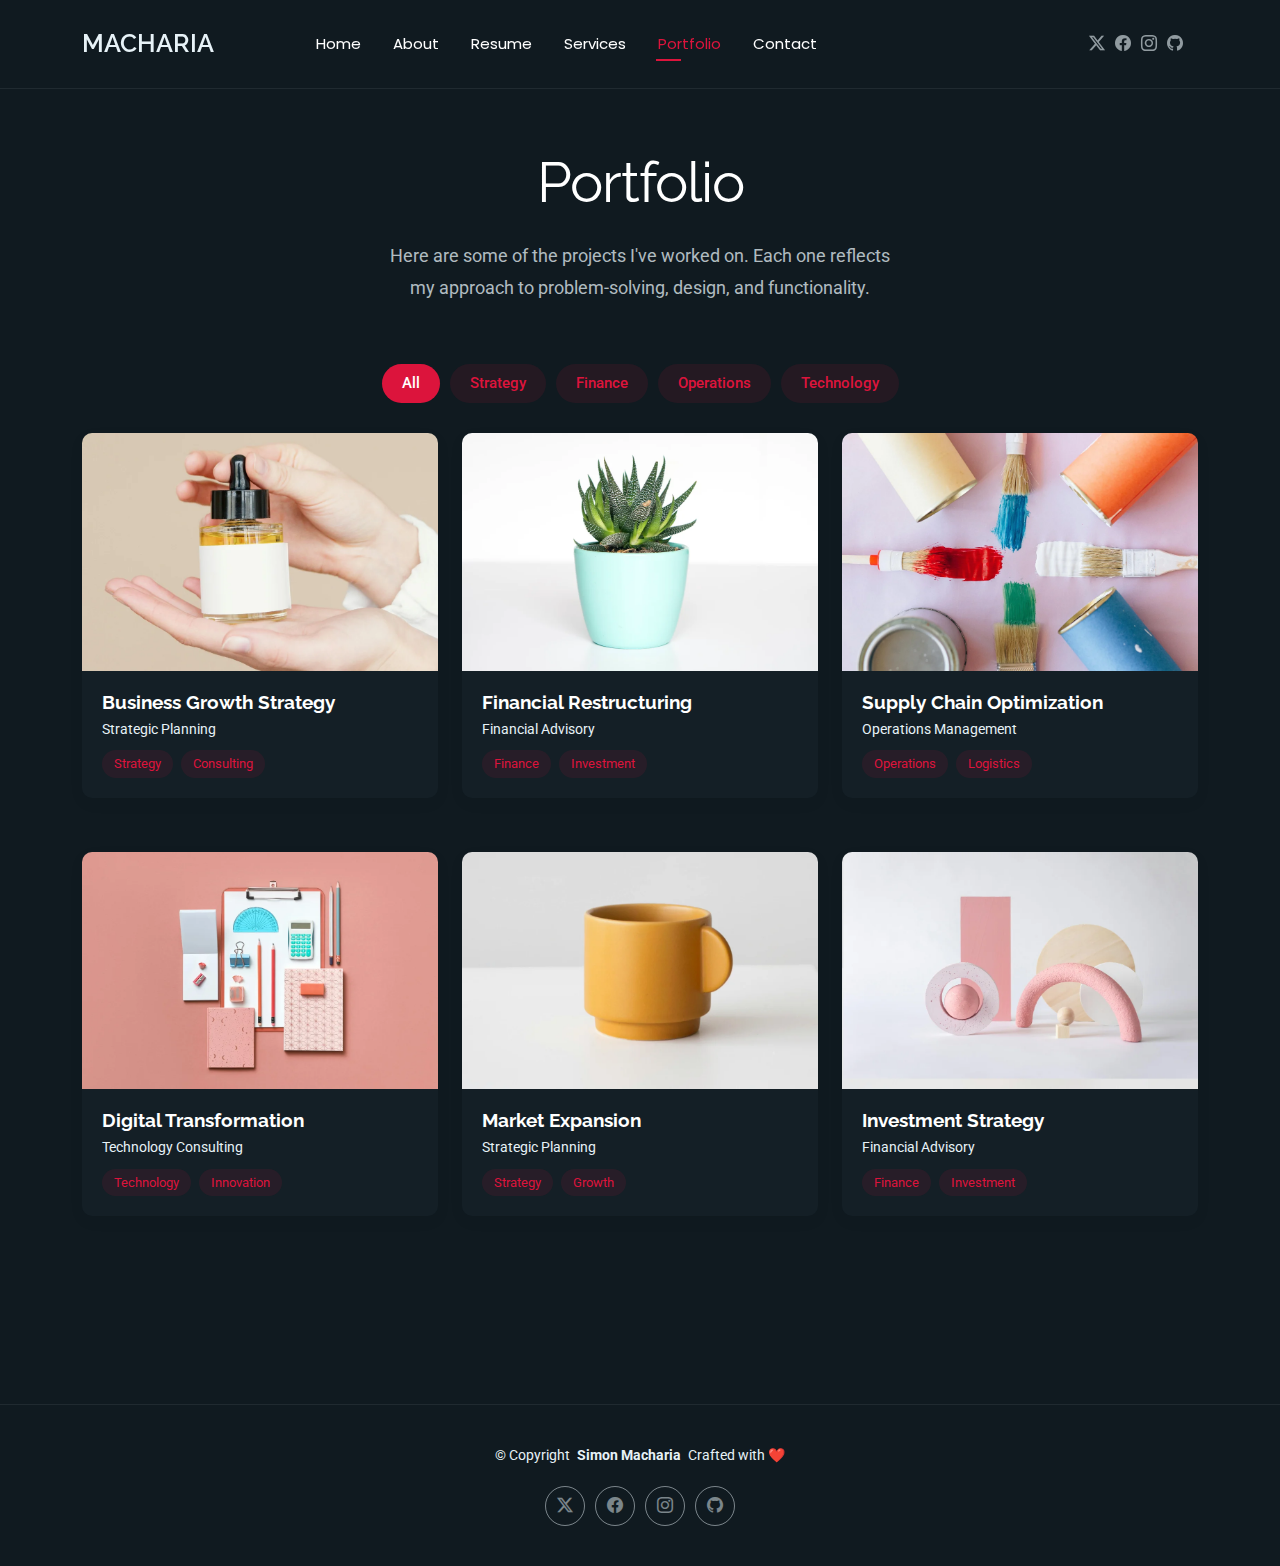
<file: portfolio.html>
<!DOCTYPE html>
<html lang="en">

<head>
  <meta charset="utf-8">
  <meta content="width=device-width, initial-scale=1.0" name="viewport">
  <title>Portfolio | Dev Portfolio</title>
  <meta name="description" content="">
  <meta name="keywords" content="">

  <!-- Favicons -->
  <link href="assets/img/favicon.png" rel="icon">
  <link href="assets/img/apple-touch-icon.png" rel="apple-touch-icon">

  <!-- Fonts -->
  <link href="https://fonts.googleapis.com" rel="preconnect">
  <link href="https://fonts.gstatic.com" rel="preconnect" crossorigin>
  <link href="https://fonts.googleapis.com/css2?family=Roboto:ital,wght@0,100;0,300;0,400;0,500;0,700;0,900;1,100;1,300;1,400;1,500;1,700;1,900&family=Poppins:ital,wght@0,100;0,200;0,300;0,400;0,500;0,600;0,700;0,800;0,900;1,100;1,200;1,300;1,400;1,500;1,600;1,700;1,800;1,900&family=Raleway:ital,wght@0,100;0,200;0,300;0,400;0,500;0,600;0,700;0,800;0,900;1,100;1,200;1,300;1,400;1,500;1,600;1,700;1,800;1,900&display=swap" rel="stylesheet">

  <!-- Vendor CSS Files -->
  <link href="assets/vendor/bootstrap/css/bootstrap.min.css" rel="stylesheet">
  <link href="assets/vendor/bootstrap-icons/bootstrap-icons.css" rel="stylesheet">
  <link href="assets/vendor/aos/aos.css" rel="stylesheet">
  <link href="assets/vendor/swiper/swiper-bundle.min.css" rel="stylesheet">
  <link href="assets/vendor/glightbox/css/glightbox.min.css" rel="stylesheet">

  <!-- Main CSS File -->
  <link href="assets/css/main.css" rel="stylesheet">

  <!-- =======================================================
  * Template Name: FolioOne
  * Template URL: https://bootstrapmade.com/folioone-bootstrap-portfolio-website-template/
  * Updated: Aug 23 2025 with Bootstrap v5.3.7
  * Author: BootstrapMade.com
  * License: https://bootstrapmade.com/license/
  ======================================================== -->
</head>

<body class="portfolio-page">

  <header id="header" class="header d-flex align-items-center light-background sticky-top">
    <div class="container position-relative d-flex align-items-center justify-content-between">

      <!-- <a href="index.html" class="logo d-flex align-items-center me-auto me-xl-0">
      <img src="assets/img/logo.webp" alt="">
      <h1 class="sitename">FolioOne</h1> 
    </a> -->

    <div class="start">
      <span>Macharia</span>
       <nav id="navmenu" class="navmenu">
        <ul>
          <li><a href="index.html" class="active">Home</a></li>
          <li><a href="about.html">About</a></li>
          <li><a href="resume.html">Resume</a></li>
          <li><a href="services.html">Services</a></li>
          <li><a href="portfolio.html">Portfolio</a></li>
          <!-- <li class="dropdown"><a href="#"><span>Dropdown</span> <i class="bi bi-chevron-down toggle-dropdown"></i></a>
            <ul>
              <li><a href="#">Dropdown 1</a></li>
              <li class="dropdown"><a href="#"><span>Deep Dropdown</span> <i class="bi bi-chevron-down toggle-dropdown"></i></a>
                <ul>
                  <li><a href="#">Deep Dropdown 1</a></li>
                  <li><a href="#">Deep Dropdown 2</a></li>
                  <li><a href="#">Deep Dropdown 3</a></li>
                  <li><a href="#">Deep Dropdown 4</a></li>
                  <li><a href="#">Deep Dropdown 5</a></li>
                </ul>
              </li>
              <li><a href="#">Dropdown 2</a></li>
              <li><a href="#">Dropdown 3</a></li>
              <li><a href="#">Dropdown 4</a></li>
            </ul>
          </li> -->
          <li><a href="contact.html">Contact</a></li>
        </ul>
        <i class="mobile-nav-toggle d-xl-none bi bi-list"></i>
      </nav>
    </div>

      <div class="header-social-links">
        <a href="https://x.com/g_mashie_" class="twitter" target="_blank"><i class="bi bi-twitter-x"></i></a>
        <a href="https://www.facebook.com/m.a.c.h.a.r1a" target="_blank" class="facebook"><i class="bi bi-facebook"></i></a>
        <a href="https://www.instagram.com/m.a.c.h.a.r1a/" target="_blank" class="instagram"><i class="bi bi-instagram"></i></a>
        <a href="https://github.com/Simons010" target="_blank"><i class="bi bi-github"></i></a>
        <!-- <a href="#" class="linkedin"><i class="bi bi-linkedin"></i></a> -->
      </div>

    </div>
  </header>

  <main class="main">

    <!-- Portfolio Section -->
    <section id="portfolio" class="portfolio section">

      <!-- Section Title -->
      <div class="container section-title" data-aos="fade-up">
        <h2>Portfolio</h2>
        <p>Here are some of the projects I've worked on. Each one reflects my approach to problem-solving, design, and functionality.</p>
      </div><!-- End Section Title -->

      <div class="container" data-aos="fade-up" data-aos-delay="100">

        <div class="isotope-layout" data-default-filter="*" data-layout="masonry" data-sort="original-order">
          <ul class="portfolio-filters isotope-filters" data-aos="fade-up" data-aos-delay="200">
            <li data-filter="*" class="filter-active">All</li>
            <li data-filter=".filter-strategy">Strategy</li>
            <li data-filter=".filter-finance">Finance</li>
            <li data-filter=".filter-operations">Operations</li>
            <li data-filter=".filter-technology">Technology</li>
          </ul><!-- End Portfolio Filters -->

          <div class="row gy-4 isotope-container" data-aos="fade-up" data-aos-delay="300">
            <div class="col-lg-4 col-md-6 portfolio-item isotope-item filter-strategy">
              <div class="portfolio-card">
                <div class="portfolio-img">
                  <img src="assets/img/portfolio/portfolio-1.webp" alt="Portfolio Item" class="img-fluid">
                  <div class="portfolio-overlay">
                    <a href="assets/img/portfolio/portfolio-1.webp" class="glightbox portfolio-lightbox"><i class="bi bi-plus"></i></a>
                    <a href="#" class="portfolio-details-link"><i class="bi bi-link"></i></a>
                  </div>
                </div>
                <div class="portfolio-info">
                  <h4>Business Growth Strategy</h4>
                  <p>Strategic Planning</p>
                  <div class="portfolio-tags">
                    <span>Strategy</span>
                    <span>Consulting</span>
                  </div>
                </div>
              </div>
            </div>

            <div class="col-lg-4 col-md-6 portfolio-item isotope-item filter-finance">
              <div class="portfolio-card">
                <div class="portfolio-img">
                  <img src="assets/img/portfolio/portfolio-2.webp" alt="Portfolio Item" class="img-fluid">
                  <div class="portfolio-overlay">
                    <a href="assets/img/portfolio/portfolio-2.webp" class="glightbox portfolio-lightbox"><i class="bi bi-plus"></i></a>
                    <a href="#" class="portfolio-details-link"><i class="bi bi-link"></i></a>
                  </div>
                </div>
                <div class="portfolio-info">
                  <h4>Financial Restructuring</h4>
                  <p>Financial Advisory</p>
                  <div class="portfolio-tags">
                    <span>Finance</span>
                    <span>Investment</span>
                  </div>
                </div>
              </div>
            </div>

            <div class="col-lg-4 col-md-6 portfolio-item isotope-item filter-operations">
              <div class="portfolio-card">
                <div class="portfolio-img">
                  <img src="assets/img/portfolio/portfolio-3.webp" alt="Portfolio Item" class="img-fluid">
                  <div class="portfolio-overlay">
                    <a href="assets/img/portfolio/portfolio-3.webp" class="glightbox portfolio-lightbox"><i class="bi bi-plus"></i></a>
                    <a href="#" class="portfolio-details-link"><i class="bi bi-link"></i></a>
                  </div>
                </div>
                <div class="portfolio-info">
                  <h4>Supply Chain Optimization</h4>
                  <p>Operations Management</p>
                  <div class="portfolio-tags">
                    <span>Operations</span>
                    <span>Logistics</span>
                  </div>
                </div>
              </div>
            </div>

            <div class="col-lg-4 col-md-6 portfolio-item isotope-item filter-technology">
              <div class="portfolio-card">
                <div class="portfolio-img">
                  <img src="assets/img/portfolio/portfolio-4.webp" alt="Portfolio Item" class="img-fluid">
                  <div class="portfolio-overlay">
                    <a href="assets/img/portfolio/portfolio-4.webp" class="glightbox portfolio-lightbox"><i class="bi bi-plus"></i></a>
                    <a href="#" class="portfolio-details-link"><i class="bi bi-link"></i></a>
                  </div>
                </div>
                <div class="portfolio-info">
                  <h4>Digital Transformation</h4>
                  <p>Technology Consulting</p>
                  <div class="portfolio-tags">
                    <span>Technology</span>
                    <span>Innovation</span>
                  </div>
                </div>
              </div>
            </div>

            <div class="col-lg-4 col-md-6 portfolio-item isotope-item filter-strategy">
              <div class="portfolio-card">
                <div class="portfolio-img">
                  <img src="assets/img/portfolio/portfolio-5.webp" alt="Portfolio Item" class="img-fluid">
                  <div class="portfolio-overlay">
                    <a href="assets/img/portfolio/portfolio-5.webp" class="glightbox portfolio-lightbox"><i class="bi bi-plus"></i></a>
                    <a href="#" class="portfolio-details-link"><i class="bi bi-link"></i></a>
                  </div>
                </div>
                <div class="portfolio-info">
                  <h4>Market Expansion</h4>
                  <p>Strategic Planning</p>
                  <div class="portfolio-tags">
                    <span>Strategy</span>
                    <span>Growth</span>
                  </div>
                </div>
              </div>
            </div>

            <div class="col-lg-4 col-md-6 portfolio-item isotope-item filter-finance">
              <div class="portfolio-card">
                <div class="portfolio-img">
                  <img src="assets/img/portfolio/portfolio-6.webp" alt="Portfolio Item" class="img-fluid">
                  <div class="portfolio-overlay">
                    <a href="assets/img/portfolio/portfolio-6.webp" class="glightbox portfolio-lightbox"><i class="bi bi-plus"></i></a>
                    <a href="#" class="portfolio-details-link"><i class="bi bi-link"></i></a>
                  </div>
                </div>
                <div class="portfolio-info">
                  <h4>Investment Strategy</h4>
                  <p>Financial Advisory</p>
                  <div class="portfolio-tags">
                    <span>Finance</span>
                    <span>Investment</span>
                  </div>
                </div>
              </div>
            </div>
          </div><!-- End Portfolio Items Container -->

        </div>

        <div class="text-center mt-5" data-aos="fade-up" data-aos-delay="400">
          <a href="#portfolio" class="btn btn-primary">View All Case Studies</a>
        </div>

      </div>

    </section><!-- /Portfolio Section -->

  </main>

  <footer id="footer" class="footer">

    <div class="container">
      <div class="copyright text-center ">
        <p>© <span>Copyright</span> <strong class="px-1 sitename">Simon Macharia</strong> <span>Crafted with ❤️<br></span></p>
      </div>
      <div class="social-links d-flex justify-content-center">
        <a href="https://x.com/g_mashie_" target="_blank"><i class="bi bi-twitter-x"></i></a>
        <a href="https://www.facebook.com/m.a.c.h.a.r1a" target="_blank"><i class="bi bi-facebook"></i></a>
        <a href="https://www.instagram.com/m.a.c.h.a.r1a/" target="_blank"><i class="bi bi-instagram"></i></a>
        <a href="https://github.com/Simons010" target="_blank"><i class="bi bi-github"></i></a>
        <!-- <a href=""><i class="bi bi-linkedin"></i></a> -->
      </div>
      <!-- <div class="credits"> -->
        <!-- All the links in the footer should remain intact. -->
        <!-- You can delete the links only if you've purchased the pro version. -->
        <!-- Licensing information: https://bootstrapmade.com/license/ -->
        <!-- Purchase the pro version with working PHP/AJAX contact form: [buy-url] -->
        <!-- Designed by <a href="https://bootstrapmade.com/">BootstrapMade</a>
      </div> -->
    </div>

  </footer>


  <!-- Scroll Top -->
  <a href="#" id="scroll-top" class="scroll-top d-flex align-items-center justify-content-center"><i class="bi bi-arrow-up-short"></i></a>

  <!-- Preloader -->
  <div id="preloader"></div>

  <!-- Vendor JS Files -->
  <script src="assets/vendor/bootstrap/js/bootstrap.bundle.min.js"></script>
  <script src="assets/vendor/php-email-form/validate.js"></script>
  <script src="assets/vendor/aos/aos.js"></script>
  <script src="assets/vendor/typed.js/typed.umd.js"></script>
  <script src="assets/vendor/waypoints/noframework.waypoints.js"></script>
  <script src="assets/vendor/purecounter/purecounter_vanilla.js"></script>
  <script src="assets/vendor/swiper/swiper-bundle.min.js"></script>
  <script src="assets/vendor/imagesloaded/imagesloaded.pkgd.min.js"></script>
  <script src="assets/vendor/isotope-layout/isotope.pkgd.min.js"></script>
  <script src="assets/vendor/glightbox/js/glightbox.min.js"></script>

  <!-- Main JS File -->
  <script src="assets/js/main.js"></script>

</body>

</html>
</file>
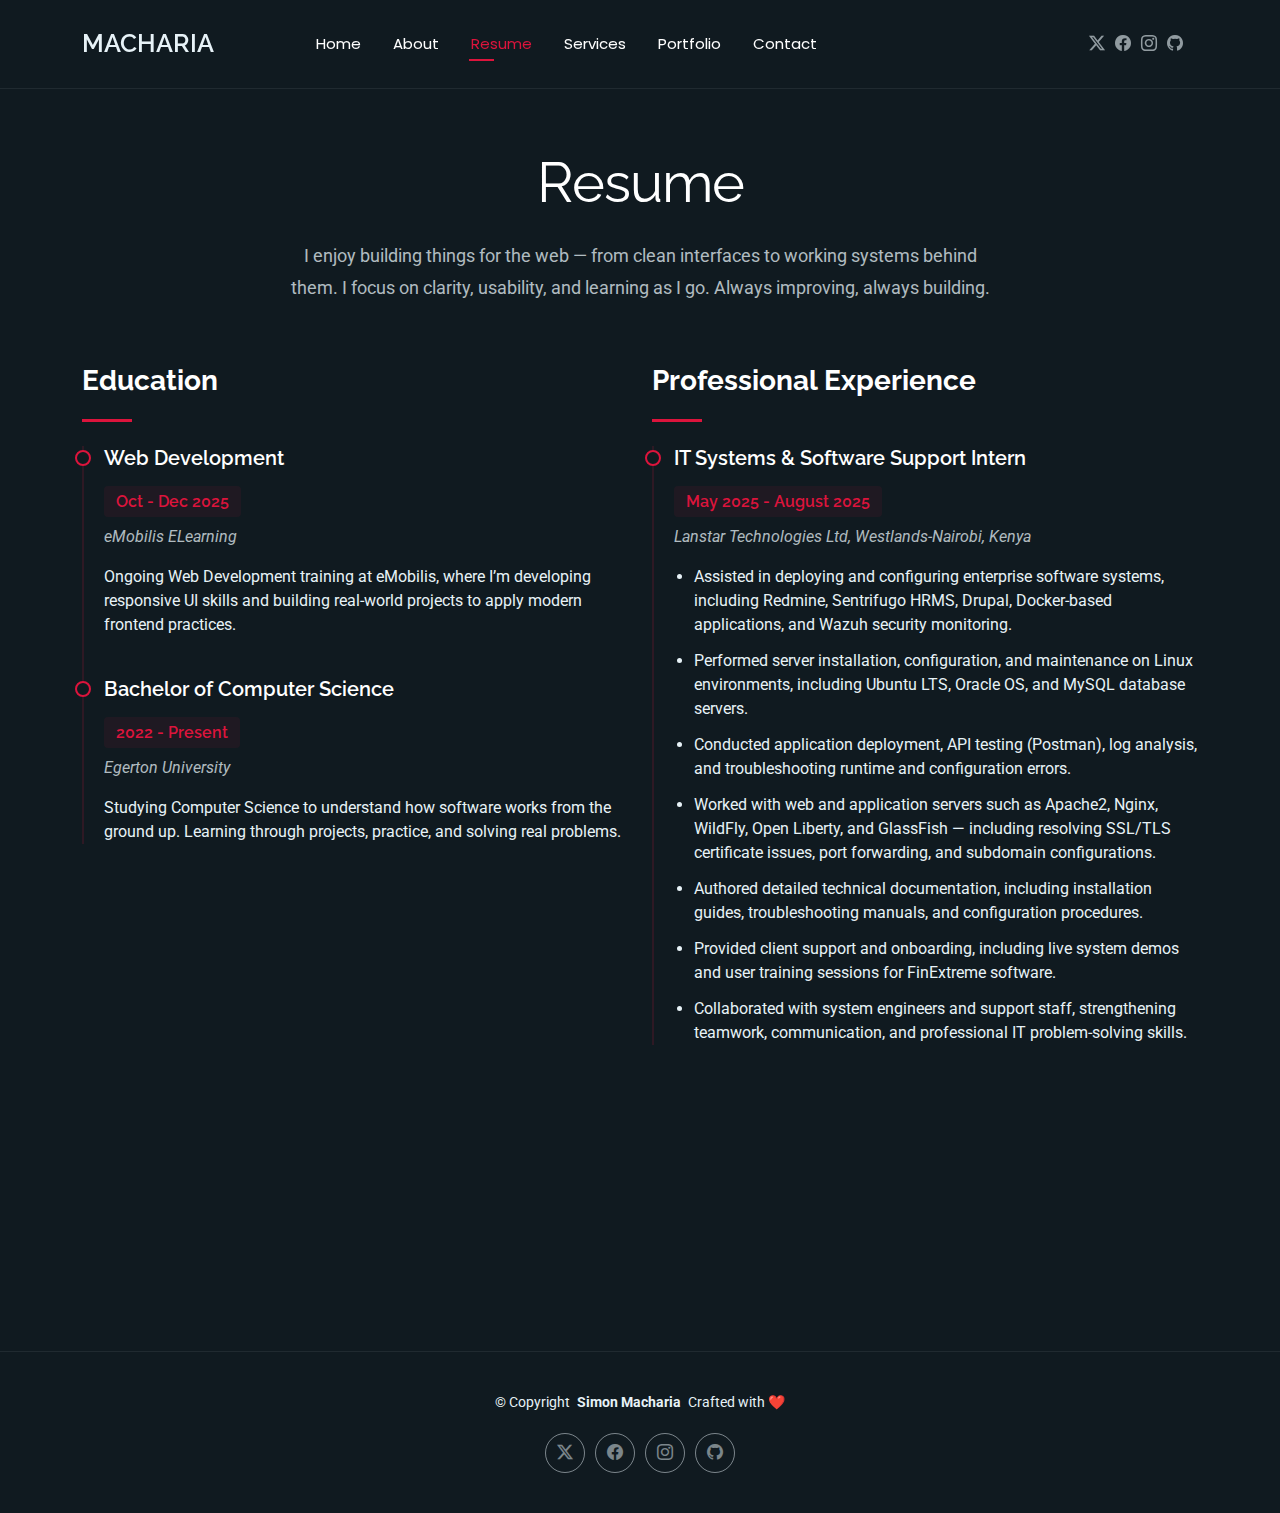
<file: resume.html>
<!DOCTYPE html>
<html lang="en">
 
<head>
  <meta charset="utf-8">
  <meta content="width=device-width, initial-scale=1.0" name="viewport">
  <title>Resume | Mash Portfolio</title>
  <meta name="description" content="">
  <meta name="keywords" content="">

  <!-- Favicons -->
  <link href="assets/img/favicon2.png" rel="icon">
  <link href="assets/img/apple-touch-icon.png" rel="apple-touch-icon">

  <!-- Fonts -->
  <link href="https://fonts.googleapis.com" rel="preconnect">
  <link href="https://fonts.gstatic.com" rel="preconnect" crossorigin>
  <link href="https://fonts.googleapis.com/css2?family=Roboto:ital,wght@0,100;0,300;0,400;0,500;0,700;0,900;1,100;1,300;1,400;1,500;1,700;1,900&family=Poppins:ital,wght@0,100;0,200;0,300;0,400;0,500;0,600;0,700;0,800;0,900;1,100;1,200;1,300;1,400;1,500;1,600;1,700;1,800;1,900&family=Raleway:ital,wght@0,100;0,200;0,300;0,400;0,500;0,600;0,700;0,800;0,900;1,100;1,200;1,300;1,400;1,500;1,600;1,700;1,800;1,900&display=swap" rel="stylesheet">

  <!-- Vendor CSS Files -->
  <link href="assets/vendor/bootstrap/css/bootstrap.min.css" rel="stylesheet">
  <link href="assets/vendor/bootstrap-icons/bootstrap-icons.css" rel="stylesheet">
  <link href="assets/vendor/aos/aos.css" rel="stylesheet">
  <link href="assets/vendor/swiper/swiper-bundle.min.css" rel="stylesheet">
  <link href="assets/vendor/glightbox/css/glightbox.min.css" rel="stylesheet">

  <!-- Main CSS File -->
  <link href="assets/css/main.css" rel="stylesheet">

  <!-- =======================================================
  * Template Name: FolioOne
  * Template URL: https://bootstrapmade.com/folioone-bootstrap-portfolio-website-template/
  * Updated: Aug 23 2025 with Bootstrap v5.3.7
  * Author: BootstrapMade.com
  * License: https://bootstrapmade.com/license/
  ======================================================== -->
</head>

<body class="resume-page">

  <header id="header" class="header d-flex align-items-center light-background sticky-top">
    <div class="container position-relative d-flex align-items-center justify-content-between">

      <!-- <a href="index.html" class="logo d-flex align-items-center me-auto me-xl-0">
      <img src="assets/img/logo.webp" alt="">
      <h1 class="sitename">FolioOne</h1> 
    </a> -->

    <div class="start">
      <span>Macharia</span>
       <nav id="navmenu" class="navmenu">
        <ul>
          <li><a href="index.html" class="active">Home</a></li>
          <li><a href="about.html">About</a></li>
          <li><a href="resume.html">Resume</a></li>
          <li><a href="services.html">Services</a></li>
          <li><a href="portfolio.html">Portfolio</a></li>
          <!-- <li class="dropdown"><a href="#"><span>Dropdown</span> <i class="bi bi-chevron-down toggle-dropdown"></i></a>
            <ul>
              <li><a href="#">Dropdown 1</a></li>
              <li class="dropdown"><a href="#"><span>Deep Dropdown</span> <i class="bi bi-chevron-down toggle-dropdown"></i></a>
                <ul>
                  <li><a href="#">Deep Dropdown 1</a></li>
                  <li><a href="#">Deep Dropdown 2</a></li>
                  <li><a href="#">Deep Dropdown 3</a></li>
                  <li><a href="#">Deep Dropdown 4</a></li>
                  <li><a href="#">Deep Dropdown 5</a></li>
                </ul>
              </li>
              <li><a href="#">Dropdown 2</a></li>
              <li><a href="#">Dropdown 3</a></li>
              <li><a href="#">Dropdown 4</a></li>
            </ul>
          </li> -->
          <li><a href="contact.html">Contact</a></li>
        </ul>
        <i class="mobile-nav-toggle d-xl-none bi bi-list"></i>
      </nav>
    </div>

      <div class="header-social-links">
        <a href="https://x.com/g_mashie_" class="twitter" target="_blank"><i class="bi bi-twitter-x"></i></a>
        <a href="https://www.facebook.com/m.a.c.h.a.r1a" target="_blank" class="facebook"><i class="bi bi-facebook"></i></a>
        <a href="https://www.instagram.com/m.a.c.h.a.r1a/" target="_blank" class="instagram"><i class="bi bi-instagram"></i></a>
        <a href="https://github.com/Simons010" target="_blank"><i class="bi bi-github"></i></a>
        <!-- <a href="#" class="linkedin"><i class="bi bi-linkedin"></i></a> -->
      </div>

    </div>
  </header>

  <main class="main">

    <!-- Resume Section -->
    <section id="resume" class="resume section">

      <!-- Section Title -->
      <div class="container section-title" data-aos="fade-up">
        <h2>Resume</h2>
        <p>I enjoy building things for the web — from clean interfaces to working systems behind them. I focus on clarity, usability, and learning as I go. Always improving, always building.</p>
      </div><!-- End Section Title -->

      <div class="container" data-aos="fade-up" data-aos-delay="100">

        <div class="row">
          <div class="col-lg-6">

            <!-- Education Section -->
            <div class="resume-item" data-aos="fade-up">
              <h3 class="resume-title">Education</h3>

              <div class="resume-content">
                <article class="education-item">
                  <h4>Web Development</h4>
                  <h5>Oct - Dec 2025</h5>
                  <p class="institution"><em>eMobilis ELearning</em></p>
                  <p>Ongoing Web Development training at eMobilis, where I’m developing responsive UI skills and building real-world projects to apply modern frontend practices.</p>
                </article>

                <article class="education-item">
                  <h4>Bachelor of Computer Science</h4>
                  <h5>2022 - Present</h5>
                  <p class="institution"><em>Egerton University</em></p>
                  <p>Studying Computer Science to understand how software works from the ground up. Learning through projects, practice, and solving real problems.</p>
                </article>
              </div>
            </div><!-- End Education Section -->

            <!-- Professional Skills Section -->
            <div class="resume-item skills-animation" data-aos="fade-up">
              <h3 class="resume-title">Professional Skills</h3>

              <div class="resume-content">
                <div class="skill-item">
                  <h4>Frontend Development</h4>
                  <div class="progress">
                    <div class="progress-bar" role="progressbar" aria-valuenow="95" aria-valuemin="0" aria-valuemax="100"></div>
                  </div>
                </div>

                <div class="skill-item">
                  <h4>Backend Development</h4>
                  <div class="progress">
                    <div class="progress-bar" role="progressbar" aria-valuenow="50" aria-valuemin="0" aria-valuemax="100"></div>
                  </div>
                </div>

                <div class="skill-item">
                  <h4>UI/UX Design</h4>
                  <div class="progress">
                    <div class="progress-bar" role="progressbar" aria-valuenow="90" aria-valuemin="0" aria-valuemax="100"></div>
                  </div>
                </div>

                <div class="skill-item">
                  <h4>DevOps</h4>
                  <div class="progress">
                    <div class="progress-bar" role="progressbar" aria-valuenow="85" aria-valuemin="0" aria-valuemax="100"></div>
                  </div>
                </div>
              </div>
            </div><!-- End Professional Skills Section -->
          </div>

          <div class="col-lg-6">
            <!-- Experience Section -->
            <div class="resume-item" data-aos="fade-up" data-aos-delay="100">
              <h3 class="resume-title">Professional Experience</h3>

              <div class="resume-content">
                <article class="experience-item">
                  <h4>IT Systems & Software Support Intern</h4>
                  <h5>May 2025 - August 2025</h5>
                  <p class="company"><em>Lanstar Technologies Ltd, Westlands-Nairobi, Kenya</em></p>
                  <ul>
                    <li>Assisted in deploying and configuring enterprise software systems, including Redmine, Sentrifugo HRMS, Drupal, Docker-based applications, and Wazuh security monitoring.</li>
                    <li>Performed server installation, configuration, and maintenance on Linux environments, including Ubuntu LTS, Oracle OS, and MySQL database servers.</li>
                    <li>Conducted application deployment, API testing (Postman), log analysis, and troubleshooting runtime and configuration errors.</li>
                    <li>Worked with web and application servers such as Apache2, Nginx, WildFly, Open Liberty, and GlassFish — including resolving SSL/TLS certificate issues, port forwarding, and subdomain configurations.</li>
                    <li>Authored detailed technical documentation, including installation guides, troubleshooting manuals, and configuration procedures.</li>
                    <li>Provided client support and onboarding, including live system demos and user training sessions for FinExtreme software.</li>
                    <li>Collaborated with system engineers and support staff, strengthening teamwork, communication, and professional IT problem-solving skills.</li>
                  </ul>
                </article>

                <!-- <article class="experience-item">
                  <h4>Software Engineer</h4>
                  <h5>2019 - 2021</h5>
                  <p class="company"><em>Microsoft, Redmond, WA</em></p>
                  <ul>
                    <li>Developed numerous marketing programs (logos, brochures, infographics, presentations, and advertisements)</li>
                    <li>Managed up to 5 projects or tasks at a given time while under pressure</li>
                    <li>Recommended and consulted with clients on the most appropriate software platforms</li>
                    <li>Created 4+ design presentations and proposals a month for clients and account managers</li>
                  </ul>
                </article>

                <article class="experience-item">
                  <h4>Junior Software Developer</h4>
                  <h5>2017 - 2019</h5>
                  <p class="company"><em>Apple Inc., Cupertino, CA</em></p>
                  <ul>
                    <li>Implemented responsive websites and web applications using modern JavaScript frameworks</li>
                    <li>Collaborated with senior developers to maintain and optimize existing applications</li>
                    <li>Participated in code reviews and contributed to team documentation efforts</li>
                    <li>Assisted in the development of RESTful APIs and microservices</li>
                  </ul>
                </article> -->
              </div>
            </div><!-- End Experience Section -->
          </div>
        </div>

      </div>

    </section><!-- /Resume Section -->

  </main>

  <footer id="footer" class="footer">

    <div class="container">
      <div class="copyright text-center ">
        <p>© <span>Copyright</span> <strong class="px-1 sitename">Simon Macharia</strong> <span>Crafted with ❤️<br></span></p>
      </div>
      <div class="social-links d-flex justify-content-center">
        <a href="https://x.com/g_mashie_" target="_blank"><i class="bi bi-twitter-x"></i></a>
        <a href="https://www.facebook.com/m.a.c.h.a.r1a" target="_blank"><i class="bi bi-facebook"></i></a>
        <a href="https://www.instagram.com/m.a.c.h.a.r1a/" target="_blank"><i class="bi bi-instagram"></i></a>
        <a href="https://github.com/Simons010" target="_blank"><i class="bi bi-github"></i></a>
        <!-- <a href=""><i class="bi bi-linkedin"></i></a> -->
      </div>
      <!-- <div class="credits"> -->
        <!-- All the links in the footer should remain intact. -->
        <!-- You can delete the links only if you've purchased the pro version. -->
        <!-- Licensing information: https://bootstrapmade.com/license/ -->
        <!-- Purchase the pro version with working PHP/AJAX contact form: [buy-url] -->
        <!-- Designed by <a href="https://bootstrapmade.com/">BootstrapMade</a>
      </div> -->
    </div>

  </footer>

  <!-- Scroll Top -->
  <a href="#" id="scroll-top" class="scroll-top d-flex align-items-center justify-content-center"><i class="bi bi-arrow-up-short"></i></a>

  <!-- Preloader -->
  <div id="preloader"></div>

  <!-- Vendor JS Files -->
  <script src="assets/vendor/bootstrap/js/bootstrap.bundle.min.js"></script>
  <script src="assets/vendor/php-email-form/validate.js"></script>
  <script src="assets/vendor/aos/aos.js"></script>
  <script src="assets/vendor/typed.js/typed.umd.js"></script>
  <script src="assets/vendor/waypoints/noframework.waypoints.js"></script>
  <script src="assets/vendor/purecounter/purecounter_vanilla.js"></script>
  <script src="assets/vendor/swiper/swiper-bundle.min.js"></script>
  <script src="assets/vendor/imagesloaded/imagesloaded.pkgd.min.js"></script>
  <script src="assets/vendor/isotope-layout/isotope.pkgd.min.js"></script>
  <script src="assets/vendor/glightbox/js/glightbox.min.js"></script>

  <!-- Main JS File -->
  <script src="assets/js/main.js"></script>

</body>

</html>
</file>
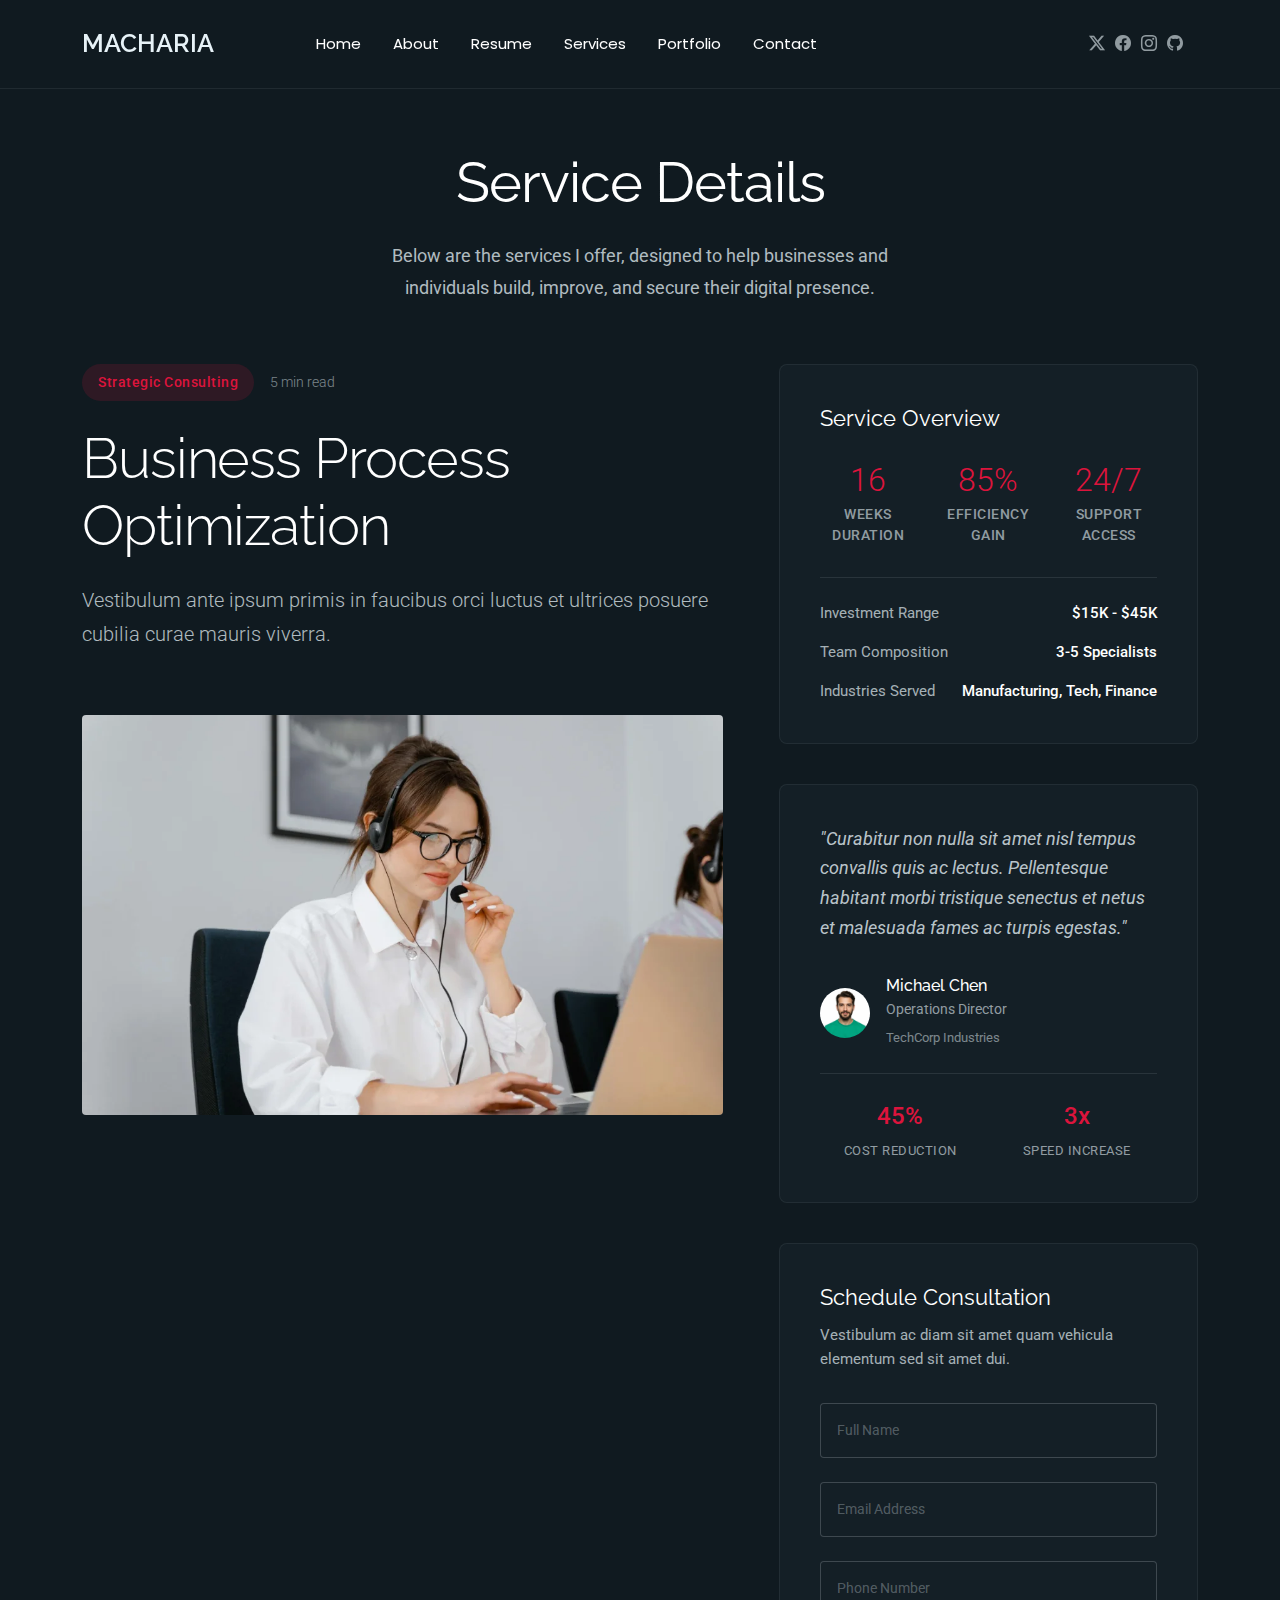
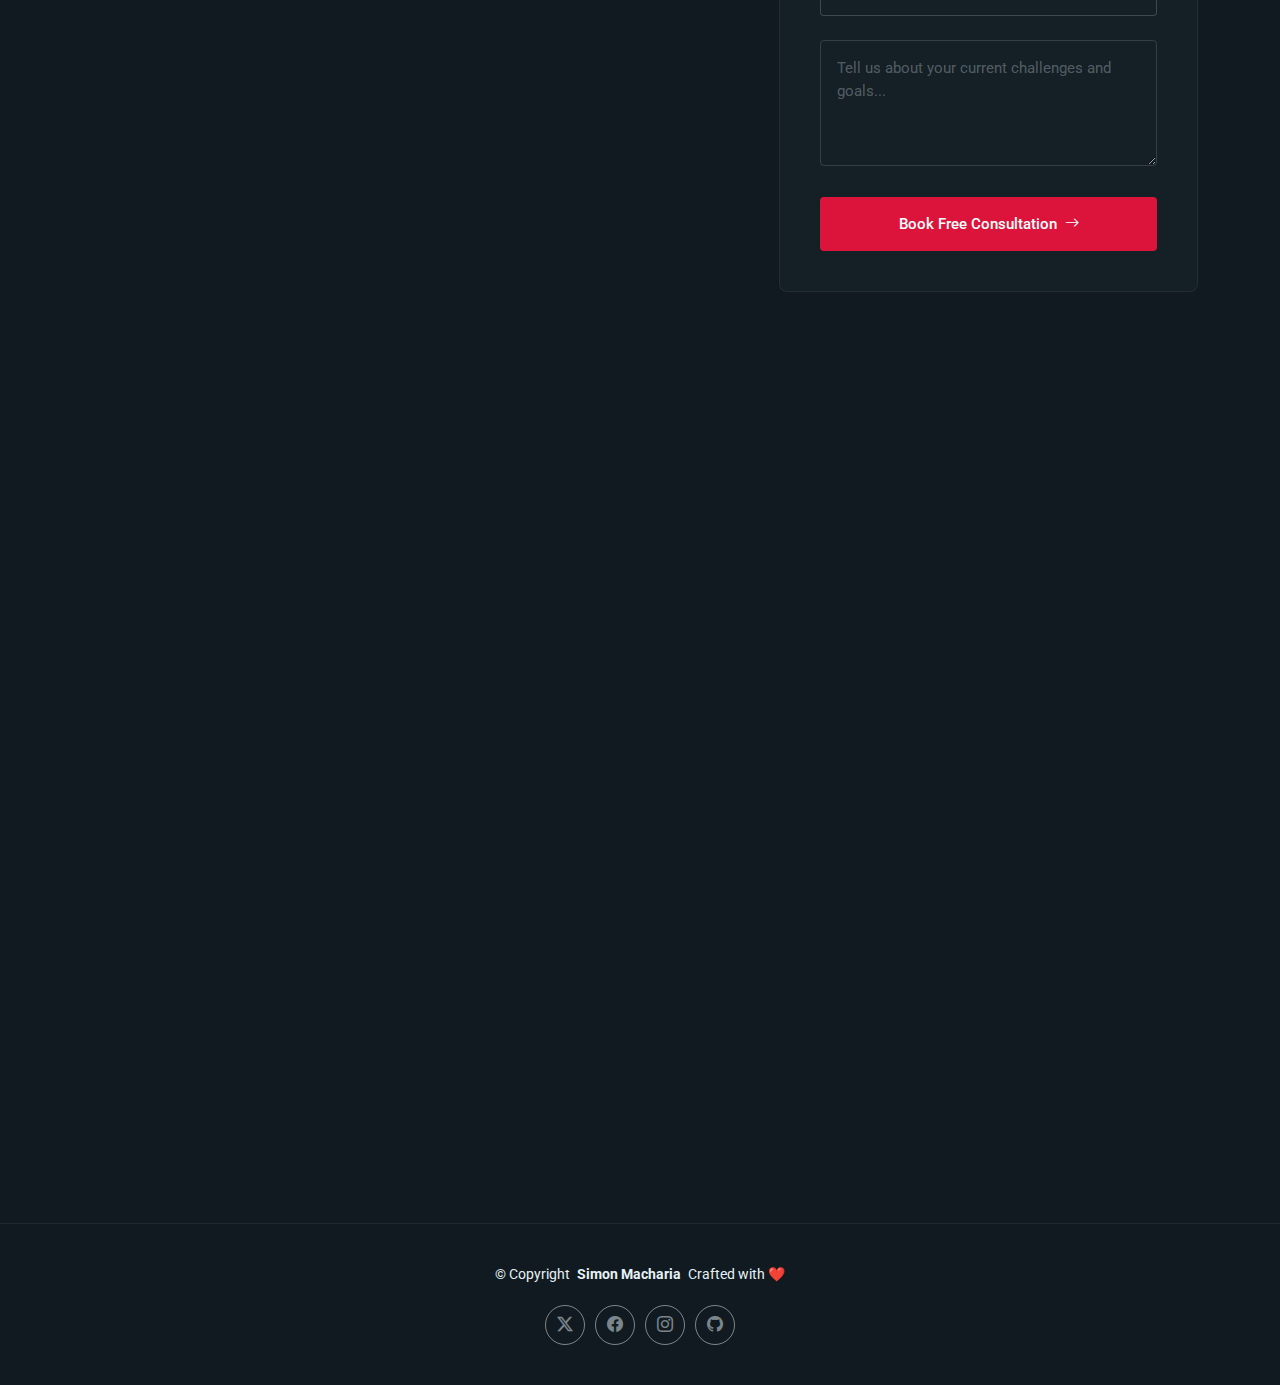
<file: service-details.html>
<!DOCTYPE html>
<html lang="en">

<head>
  <meta charset="utf-8">
  <meta content="width=device-width, initial-scale=1.0" name="viewport">
  <title>Service Details | Dev Portfolio</title>
  <meta name="description" content="">
  <meta name="keywords" content="">

  <!-- Favicons -->
  <link href="assets/img/favicon.png" rel="icon">
  <link href="assets/img/apple-touch-icon.png" rel="apple-touch-icon">

  <!-- Fonts -->
  <link href="https://fonts.googleapis.com" rel="preconnect">
  <link href="https://fonts.gstatic.com" rel="preconnect" crossorigin>
  <link href="https://fonts.googleapis.com/css2?family=Roboto:ital,wght@0,100;0,300;0,400;0,500;0,700;0,900;1,100;1,300;1,400;1,500;1,700;1,900&family=Poppins:ital,wght@0,100;0,200;0,300;0,400;0,500;0,600;0,700;0,800;0,900;1,100;1,200;1,300;1,400;1,500;1,600;1,700;1,800;1,900&family=Raleway:ital,wght@0,100;0,200;0,300;0,400;0,500;0,600;0,700;0,800;0,900;1,100;1,200;1,300;1,400;1,500;1,600;1,700;1,800;1,900&display=swap" rel="stylesheet">

  <!-- Vendor CSS Files -->
  <link href="assets/vendor/bootstrap/css/bootstrap.min.css" rel="stylesheet">
  <link href="assets/vendor/bootstrap-icons/bootstrap-icons.css" rel="stylesheet">
  <link href="assets/vendor/aos/aos.css" rel="stylesheet">
  <link href="assets/vendor/swiper/swiper-bundle.min.css" rel="stylesheet">
  <link href="assets/vendor/glightbox/css/glightbox.min.css" rel="stylesheet">

  <!-- Main CSS File -->
  <link href="assets/css/main.css" rel="stylesheet">

  <!-- =======================================================
  * Template Name: FolioOne
  * Template URL: https://bootstrapmade.com/folioone-bootstrap-portfolio-website-template/
  * Updated: Aug 23 2025 with Bootstrap v5.3.7
  * Author: BootstrapMade.com
  * License: https://bootstrapmade.com/license/
  ======================================================== -->
</head>

<body class="service-details-page">

  <header id="header" class="header d-flex align-items-center light-background sticky-top">
    <div class="container position-relative d-flex align-items-center justify-content-between">

      <!-- <a href="index.html" class="logo d-flex align-items-center me-auto me-xl-0">
      <img src="assets/img/logo.webp" alt="">
      <h1 class="sitename">FolioOne</h1> 
    </a> -->

    <div class="start">
      <span>Macharia</span>
       <nav id="navmenu" class="navmenu">
        <ul>
          <li><a href="index.html" class="active">Home</a></li>
          <li><a href="about.html">About</a></li>
          <li><a href="resume.html">Resume</a></li>
          <li><a href="services.html">Services</a></li>
          <li><a href="portfolio.html">Portfolio</a></li>
          <!-- <li class="dropdown"><a href="#"><span>Dropdown</span> <i class="bi bi-chevron-down toggle-dropdown"></i></a>
            <ul>
              <li><a href="#">Dropdown 1</a></li>
              <li class="dropdown"><a href="#"><span>Deep Dropdown</span> <i class="bi bi-chevron-down toggle-dropdown"></i></a>
                <ul>
                  <li><a href="#">Deep Dropdown 1</a></li>
                  <li><a href="#">Deep Dropdown 2</a></li>
                  <li><a href="#">Deep Dropdown 3</a></li>
                  <li><a href="#">Deep Dropdown 4</a></li>
                  <li><a href="#">Deep Dropdown 5</a></li>
                </ul>
              </li>
              <li><a href="#">Dropdown 2</a></li>
              <li><a href="#">Dropdown 3</a></li>
              <li><a href="#">Dropdown 4</a></li>
            </ul>
          </li> -->
          <li><a href="contact.html">Contact</a></li>
        </ul>
        <i class="mobile-nav-toggle d-xl-none bi bi-list"></i>
      </nav>
    </div>

      <div class="header-social-links">
        <a href="https://x.com/g_mashie_" class="twitter" target="_blank"><i class="bi bi-twitter-x"></i></a>
        <a href="https://www.facebook.com/m.a.c.h.a.r1a" target="_blank" class="facebook"><i class="bi bi-facebook"></i></a>
        <a href="https://www.instagram.com/m.a.c.h.a.r1a/" target="_blank" class="instagram"><i class="bi bi-instagram"></i></a>
        <a href="https://github.com/Simons010" target="_blank"><i class="bi bi-github"></i></a>
        <!-- <a href="#" class="linkedin"><i class="bi bi-linkedin"></i></a> -->
      </div>

    </div>
  </header>

  <main class="main">

    <!-- Service Details Section -->
    <section id="service-details" class="service-details section">

      <!-- Section Title -->
      <div class="container section-title" data-aos="fade-up">
        <h2>Service Details</h2>
        <p>Below are the services I offer, designed to help businesses and individuals build, improve, and secure their digital presence.</p>
      </div><!-- End Section Title -->

      <div class="container" data-aos="fade-up" data-aos-delay="100">

        <div class="row">

          <!-- Main Content Area -->
          <div class="col-lg-7">

            <!-- Hero Service Introduction -->
            <div class="service-hero" data-aos="fade-up" data-aos-delay="100">
              <div class="service-meta">
                <span class="service-category">Strategic Consulting</span>
                <span class="reading-time">5 min read</span>
              </div>
              <h1>Business Process Optimization</h1>
              <p class="service-description">Vestibulum ante ipsum primis in faucibus orci luctus et ultrices posuere cubilia curae mauris viverra.</p>
            </div>

            <!-- Service Visual -->
            <div class="service-visual" data-aos="zoom-in" data-aos-delay="200">
              <img src="assets/img/services/services-7.webp" alt="Business Process Optimization" class="img-fluid">
            </div>

            <!-- Service Content -->
            <div class="service-narrative" data-aos="fade-up" data-aos-delay="300">
              <h3>Transform Your Operations</h3>
              <p>Donec rutrum congue leo eget malesuada. Vivamus magna justo, lacinia eget consectetur sed, convallis at tellus. Mauris blandit aliquet elit, eget tincidunt nibh pulvinar a. Cras ultricies ligula sed magna dictum porta.</p>

              <p>Sed porttitor lectus nibh. Vestibulum ac diam sit amet quam vehicula elementum sed sit amet dui. Pellentesque habitant morbi tristique senectus et netus et malesuada fames ac turpis egestas. Donec sollicitudin molestie malesuada.</p>

              <!-- Key Benefits Grid -->
              <div class="benefits-grid" data-aos="fade-up" data-aos-delay="400">
                <div class="benefit-card">
                  <div class="benefit-icon">
                    <i class="bi bi-lightning-charge"></i>
                  </div>
                  <h4>Efficiency Boost</h4>
                  <p>Curabitur arcu erat accumsan id imperdiet et porttitor at sem.</p>
                </div>

                <div class="benefit-card">
                  <div class="benefit-icon">
                    <i class="bi bi-shield-check"></i>
                  </div>
                  <h4>Risk Mitigation</h4>
                  <p>Pellentesque in ipsum id orci porta dapibus vestibulum ante ipsum.</p>
                </div>

                <div class="benefit-card">
                  <div class="benefit-icon">
                    <i class="bi bi-graph-up"></i>
                  </div>
                  <h4>Growth Acceleration</h4>
                  <p>Vivamus suscipit tortor eget felis porttitor volutpat mauris blandit.</p>
                </div>

                <div class="benefit-card">
                  <div class="benefit-icon">
                    <i class="bi bi-people"></i>
                  </div>
                  <h4>Team Alignment</h4>
                  <p>Donec rutrum congue leo eget malesuada vivamus magna justo lacinia.</p>
                </div>
              </div>

            </div>

            <!-- Implementation Timeline -->
            <div class="timeline-section" data-aos="fade-up" data-aos-delay="500">
              <h3>Implementation Journey</h3>
              <div class="timeline">
                <div class="timeline-item">
                  <div class="timeline-marker">
                    <span>1</span>
                  </div>
                  <div class="timeline-content">
                    <h4>Discovery &amp; Assessment</h4>
                    <p>Comprehensive analysis of current processes and identification of optimization opportunities.</p>
                    <small>Week 1-2</small>
                  </div>
                </div>

                <div class="timeline-item">
                  <div class="timeline-marker">
                    <span>2</span>
                  </div>
                  <div class="timeline-content">
                    <h4>Strategic Planning</h4>
                    <p>Development of customized optimization roadmap with clear milestones and success metrics.</p>
                    <small>Week 3-4</small>
                  </div>
                </div>

                <div class="timeline-item">
                  <div class="timeline-marker">
                    <span>3</span>
                  </div>
                  <div class="timeline-content">
                    <h4>Implementation</h4>
                    <p>Systematic rollout of process improvements with continuous monitoring and adjustment.</p>
                    <small>Week 5-12</small>
                  </div>
                </div>

                <div class="timeline-item">
                  <div class="timeline-marker">
                    <span>4</span>
                  </div>
                  <div class="timeline-content">
                    <h4>Optimization &amp; Scale</h4>
                    <p>Fine-tuning of implemented solutions and preparation for organization-wide scaling.</p>
                    <small>Week 13-16</small>
                  </div>
                </div>
              </div>
            </div>

          </div><!-- End Main Content -->

          <!-- Service Sidebar -->
          <div class="col-lg-5">
            <div class="service-sidebar" data-aos="fade-up" data-aos-delay="200">

              <!-- Service Overview Card -->
              <div class="overview-card">
                <div class="overview-header">
                  <h4>Service Overview</h4>
                </div>
                <div class="overview-stats">
                  <div class="stat-item">
                    <div class="stat-number">16</div>
                    <div class="stat-label">Weeks Duration</div>
                  </div>
                  <div class="stat-item">
                    <div class="stat-number">85%</div>
                    <div class="stat-label">Efficiency Gain</div>
                  </div>
                  <div class="stat-item">
                    <div class="stat-number">24/7</div>
                    <div class="stat-label">Support Access</div>
                  </div>
                </div>

                <div class="overview-details">
                  <div class="detail-row">
                    <span class="detail-label">Investment Range</span>
                    <span class="detail-value">$15K - $45K</span>
                  </div>
                  <div class="detail-row">
                    <span class="detail-label">Team Composition</span>
                    <span class="detail-value">3-5 Specialists</span>
                  </div>
                  <div class="detail-row">
                    <span class="detail-label">Industries Served</span>
                    <span class="detail-value">Manufacturing, Tech, Finance</span>
                  </div>
                </div>
              </div>

              <!-- Client Success Story -->
              <div class="success-story">
                <div class="story-quote">
                  <p>"Curabitur non nulla sit amet nisl tempus convallis quis ac lectus. Pellentesque habitant morbi tristique senectus et netus et malesuada fames ac turpis egestas."</p>
                </div>
                <div class="story-author">
                  <img src="assets/img/person/person-m-8.webp" alt="Michael Chen" class="author-avatar">
                  <div class="author-details">
                    <h5>Michael Chen</h5>
                    <span>Operations Director</span>
                    <small>TechCorp Industries</small>
                  </div>
                </div>
                <div class="story-metrics">
                  <div class="metric">
                    <span class="metric-value">45%</span>
                    <span class="metric-label">Cost Reduction</span>
                  </div>
                  <div class="metric">
                    <span class="metric-value">3x</span>
                    <span class="metric-label">Speed Increase</span>
                  </div>
                </div>
              </div>

              <!-- Consultation Form -->
              <div class="consultation-form">
                <div class="form-header">
                  <h4>Schedule Consultation</h4>
                  <p>Vestibulum ac diam sit amet quam vehicula elementum sed sit amet dui.</p>
                </div>

                <form action="forms/consultation.php" method="post" class="php-email-form">
                  <div class="form-group">
                    <input type="text" name="name" class="form-input" placeholder="Full Name" required="">
                  </div>

                  <div class="form-group">
                    <input type="email" name="email" class="form-input" placeholder="Email Address" required="">
                  </div>

                  <div class="form-group">
                    <input type="tel" name="phone" class="form-input" placeholder="Phone Number">
                  </div>

                  <input type="hidden" name="subject" value="Business Process Optimization Consultation">

                  <div class="form-group">
                    <textarea name="message" class="form-input" rows="4" placeholder="Tell us about your current challenges and goals..." required=""></textarea>
                  </div>

                  <div class="loading">Loading</div>
                  <div class="error-message"></div>
                  <div class="sent-message">Your consultation request has been sent. Thank you!</div>

                  <button type="submit" class="btn-consultation">
                    <span>Book Free Consultation</span>
                    <i class="bi bi-arrow-right"></i>
                  </button>
                </form>
              </div>

            </div>
          </div><!-- End Sidebar -->

        </div>

      </div>

    </section><!-- /Service Details Section -->

  </main>

  <footer id="footer" class="footer">

    <div class="container">
      <div class="copyright text-center ">
        <p>© <span>Copyright</span> <strong class="px-1 sitename">Simon Macharia</strong> <span>Crafted with ❤️<br></span></p>
      </div>
      <div class="social-links d-flex justify-content-center">
        <a href="https://x.com/g_mashie_" target="_blank"><i class="bi bi-twitter-x"></i></a>
        <a href="https://www.facebook.com/m.a.c.h.a.r1a" target="_blank"><i class="bi bi-facebook"></i></a>
        <a href="https://www.instagram.com/m.a.c.h.a.r1a/" target="_blank"><i class="bi bi-instagram"></i></a>
        <a href="https://github.com/Simons010" target="_blank"><i class="bi bi-github"></i></a>
        <!-- <a href=""><i class="bi bi-linkedin"></i></a> -->
      </div>
      <!-- <div class="credits"> -->
        <!-- All the links in the footer should remain intact. -->
        <!-- You can delete the links only if you've purchased the pro version. -->
        <!-- Licensing information: https://bootstrapmade.com/license/ -->
        <!-- Purchase the pro version with working PHP/AJAX contact form: [buy-url] -->
        <!-- Designed by <a href="https://bootstrapmade.com/">BootstrapMade</a>
      </div> -->
    </div>

  </footer>


  <!-- Scroll Top -->
  <a href="#" id="scroll-top" class="scroll-top d-flex align-items-center justify-content-center"><i class="bi bi-arrow-up-short"></i></a>

  <!-- Preloader -->
  <div id="preloader"></div>

  <!-- Vendor JS Files -->
  <script src="assets/vendor/bootstrap/js/bootstrap.bundle.min.js"></script>
  <script src="assets/vendor/php-email-form/validate.js"></script>
  <script src="assets/vendor/aos/aos.js"></script>
  <script src="assets/vendor/typed.js/typed.umd.js"></script>
  <script src="assets/vendor/waypoints/noframework.waypoints.js"></script>
  <script src="assets/vendor/purecounter/purecounter_vanilla.js"></script>
  <script src="assets/vendor/swiper/swiper-bundle.min.js"></script>
  <script src="assets/vendor/imagesloaded/imagesloaded.pkgd.min.js"></script>
  <script src="assets/vendor/isotope-layout/isotope.pkgd.min.js"></script>
  <script src="assets/vendor/glightbox/js/glightbox.min.js"></script>

  <!-- Main JS File -->
  <script src="assets/js/main.js"></script>

</body>

</html>
</file>
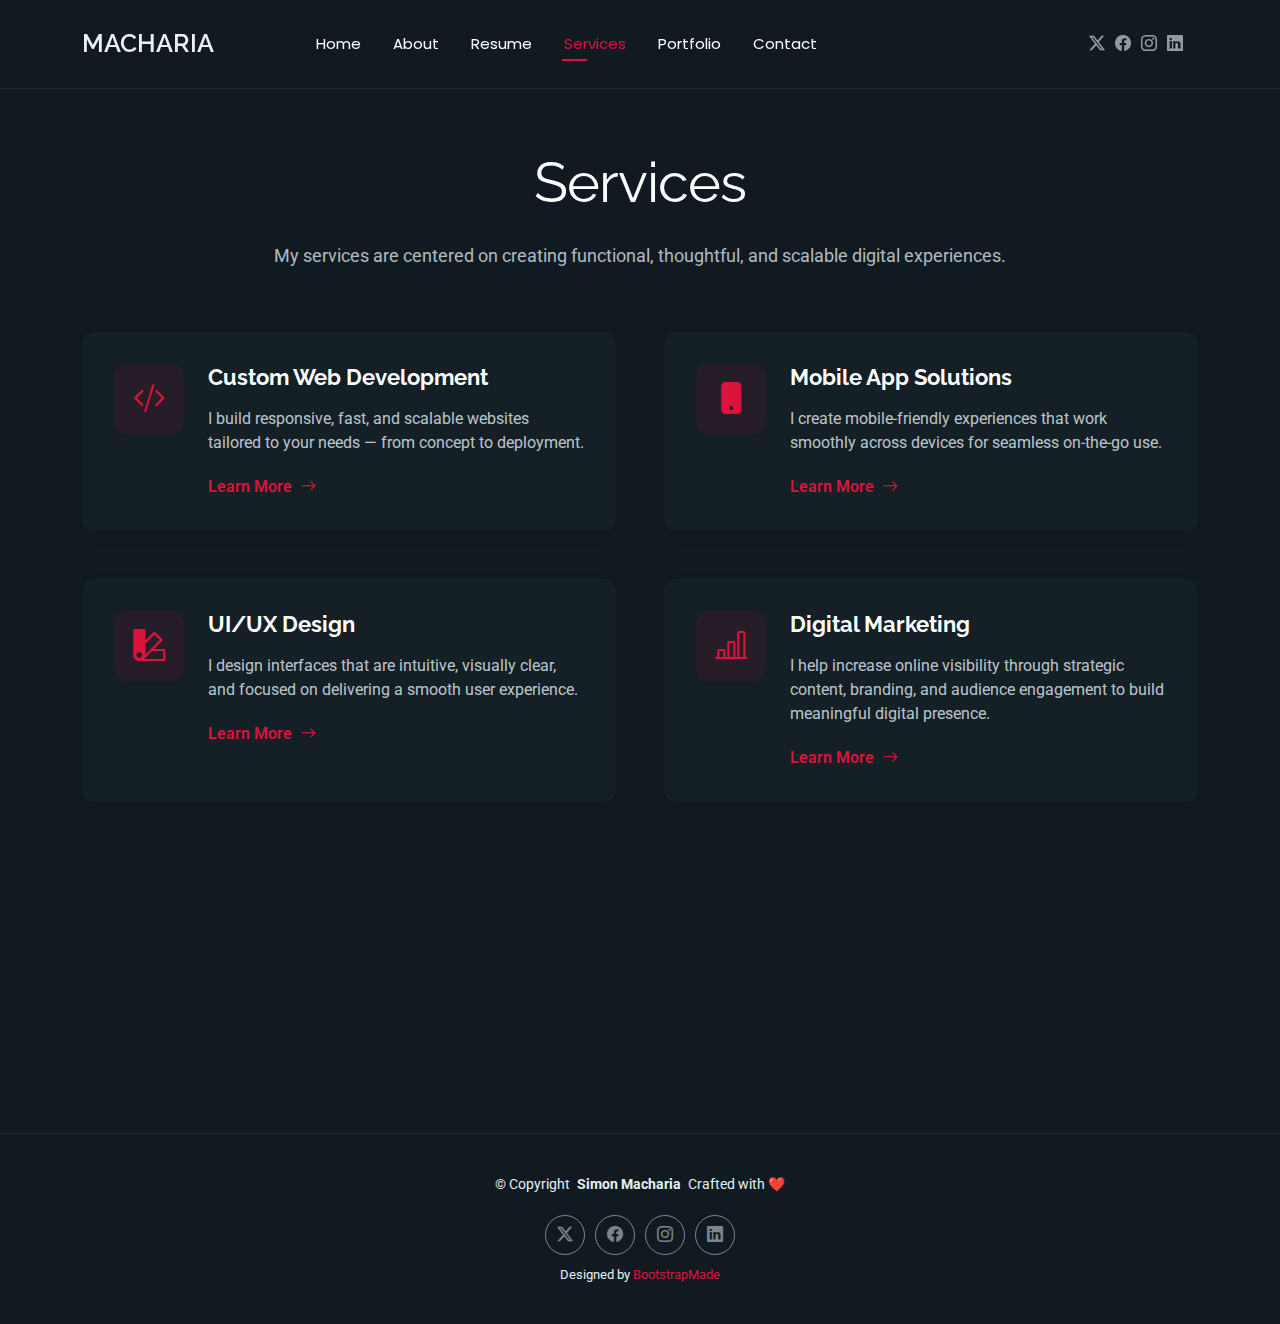
<file: services.html>
<!DOCTYPE html>
<html lang="en">

<head>
  <meta charset="utf-8">
  <meta content="width=device-width, initial-scale=1.0" name="viewport">
  <title>Services | Dev Portfolio</title>
  <meta name="description" content="">
  <meta name="keywords" content="">

  <!-- Favicons -->
  <link href="assets/img/favicon.png" rel="icon">
  <link href="assets/img/apple-touch-icon.png" rel="apple-touch-icon">

  <!-- Fonts -->
  <link href="https://fonts.googleapis.com" rel="preconnect">
  <link href="https://fonts.gstatic.com" rel="preconnect" crossorigin>
  <link href="https://fonts.googleapis.com/css2?family=Roboto:ital,wght@0,100;0,300;0,400;0,500;0,700;0,900;1,100;1,300;1,400;1,500;1,700;1,900&family=Poppins:ital,wght@0,100;0,200;0,300;0,400;0,500;0,600;0,700;0,800;0,900;1,100;1,200;1,300;1,400;1,500;1,600;1,700;1,800;1,900&family=Raleway:ital,wght@0,100;0,200;0,300;0,400;0,500;0,600;0,700;0,800;0,900;1,100;1,200;1,300;1,400;1,500;1,600;1,700;1,800;1,900&display=swap" rel="stylesheet">

  <!-- Vendor CSS Files -->
  <link href="assets/vendor/bootstrap/css/bootstrap.min.css" rel="stylesheet">
  <link href="assets/vendor/bootstrap-icons/bootstrap-icons.css" rel="stylesheet">
  <link href="assets/vendor/aos/aos.css" rel="stylesheet">
  <link href="assets/vendor/swiper/swiper-bundle.min.css" rel="stylesheet">
  <link href="assets/vendor/glightbox/css/glightbox.min.css" rel="stylesheet">

  <!-- Main CSS File -->
  <link href="assets/css/main.css" rel="stylesheet">

  <!-- =======================================================
  * Template Name: FolioOne
  * Template URL: https://bootstrapmade.com/folioone-bootstrap-portfolio-website-template/
  * Updated: Aug 23 2025 with Bootstrap v5.3.7
  * Author: BootstrapMade.com
  * License: https://bootstrapmade.com/license/
  ======================================================== -->
</head>

<body class="services-page">

  <header id="header" class="header d-flex align-items-center light-background sticky-top">
    <div class="container position-relative d-flex align-items-center justify-content-between">

      <!-- <a href="index.html" class="logo d-flex align-items-center me-auto me-xl-0">
      <img src="assets/img/logo.webp" alt="">
      <h1 class="sitename">FolioOne</h1> 
    </a> -->

      <div class="start">
      <span>Macharia</span>
       <nav id="navmenu" class="navmenu">
        <ul>
          <li><a href="index.html" class="active">Home</a></li>
          <li><a href="about.html">About</a></li>
          <li><a href="resume.html">Resume</a></li>
          <li><a href="services.html">Services</a></li>
          <li><a href="portfolio.html">Portfolio</a></li>
          <!-- <li class="dropdown"><a href="#"><span>Dropdown</span> <i class="bi bi-chevron-down toggle-dropdown"></i></a>
            <ul>
              <li><a href="#">Dropdown 1</a></li>
              <li class="dropdown"><a href="#"><span>Deep Dropdown</span> <i class="bi bi-chevron-down toggle-dropdown"></i></a>
                <ul>
                  <li><a href="#">Deep Dropdown 1</a></li>
                  <li><a href="#">Deep Dropdown 2</a></li>
                  <li><a href="#">Deep Dropdown 3</a></li>
                  <li><a href="#">Deep Dropdown 4</a></li>
                  <li><a href="#">Deep Dropdown 5</a></li>
                </ul>
              </li>
              <li><a href="#">Dropdown 2</a></li>
              <li><a href="#">Dropdown 3</a></li>
              <li><a href="#">Dropdown 4</a></li>
            </ul>
          </li> -->
          <li><a href="contact.html">Contact</a></li>
        </ul>
        <i class="mobile-nav-toggle d-xl-none bi bi-list"></i>
      </nav>
    </div>

      <div class="header-social-links">
        <a href="#" class="twitter"><i class="bi bi-twitter-x"></i></a>
        <a href="#" class="facebook"><i class="bi bi-facebook"></i></a>
        <a href="#" class="instagram"><i class="bi bi-instagram"></i></a>
        <a href="#" class="linkedin"><i class="bi bi-linkedin"></i></a>
      </div>

    </div>
  </header>

  <main class="main">

    <!-- Services Section -->
    <section id="services" class="services section">

      <!-- Section Title -->
      <div class="container section-title" data-aos="fade-up">
        <h2>Services</h2>
        <p>My services are centered on creating functional, thoughtful, and scalable digital experiences.</p>
      </div><!-- End Section Title -->

      <div class="container" data-aos="fade-up" data-aos-delay="100">

        <div class="row justify-content-center g-5">

          <div class="col-md-6" data-aos="fade-right" data-aos-delay="100">
            <div class="service-item">
              <div class="service-icon">
                <i class="bi bi-code-slash"></i>
              </div>
              <div class="service-content">
                <h3>Custom Web Development</h3>
                <p>I build responsive, fast, and scalable websites tailored to your needs — from concept to deployment.</p>
                <a href="service-details.html" class="service-link">
                  <span>Learn More</span>
                  <i class="bi bi-arrow-right"></i>
                </a>
              </div>
            </div>
          </div><!-- End Service Item -->

          <div class="col-md-6" data-aos="fade-left" data-aos-delay="100">
            <div class="service-item">
              <div class="service-icon">
                <i class="bi bi-phone-fill"></i>
              </div>
              <div class="service-content">
                <h3>Mobile App Solutions</h3>
                <p>I create mobile-friendly experiences that work smoothly across devices for seamless on-the-go use.</p>
                <a href="service-details.html" class="service-link">
                  <span>Learn More</span>
                  <i class="bi bi-arrow-right"></i>
                </a>
              </div>
            </div>
          </div><!-- End Service Item -->

          <div class="col-md-6" data-aos="fade-right" data-aos-delay="200">
            <div class="service-item">
              <div class="service-icon">
                <i class="bi bi-palette2"></i>
              </div>
              <div class="service-content">
                <h3>UI/UX Design</h3>
                <p>I design interfaces that are intuitive, visually clear, and focused on delivering a smooth user experience.</p>
                <a href="service-details.html" class="service-link">
                  <span>Learn More</span>
                  <i class="bi bi-arrow-right"></i>
                </a>
              </div>
            </div>
          </div><!-- End Service Item -->

          <div class="col-md-6" data-aos="fade-left" data-aos-delay="200">
            <div class="service-item">
              <div class="service-icon">
                <i class="bi bi-bar-chart-line"></i>
              </div>
              <div class="service-content">
                <h3>Digital Marketing</h3>
                <p>I help increase online visibility through strategic content, branding, and audience engagement to build meaningful digital presence.</p>
                <a href="service-details.html" class="service-link">
                  <span>Learn More</span>
                  <i class="bi bi-arrow-right"></i>
                </a>
              </div>
            </div>
          </div> <!-- End Service Item -->

          <div class="col-md-6" data-aos="fade-right" data-aos-delay="300">
            <div class="service-item">
              <div class="service-icon">
                <i class="bi bi-cloud-check"></i>
              </div>
              <div class="service-content">
                <h3>Cloud Computing</h3>
                <p>I help deploy, manage, and scale applications using cloud platforms for improved performance and reliability.</p>
                <a href="service-details.html" class="service-link">
                  <span>Learn More</span>
                  <i class="bi bi-arrow-right"></i>
                </a>
              </div>
            </div>
          </div><!-- End Service Item -->

          <div class="col-md-6" data-aos="fade-left" data-aos-delay="300">
            <div class="service-item">
              <div class="service-icon">
                <i class="bi bi-shield-lock"></i>
              </div>
              <div class="service-content">
                <h3>Cybersecurity Solutions</h3>
                <p>I implement security practices to protect data, strengthen systems, and ensure safe user interactions..</p>
                <a href="service-details.html" class="service-link">
                  <span>Learn More</span>
                  <i class="bi bi-arrow-right"></i>
                </a>
              </div>
            </div>
          </div><!-- End Service Item -->

        </div>

      </div>

    </section><!-- /Services Section -->

  </main>

  <footer id="footer" class="footer">

    <div class="container">
      <div class="copyright text-center ">
        <p>© <span>Copyright</span> <strong class="px-1 sitename">Simon Macharia</strong> <span>Crafted with ❤️<br></span></p>
      </div>
      <div class="social-links d-flex justify-content-center">
        <a href=""><i class="bi bi-twitter-x"></i></a>
        <a href=""><i class="bi bi-facebook"></i></a>
        <a href=""><i class="bi bi-instagram"></i></a>
        <a href=""><i class="bi bi-linkedin"></i></a>
      </div>
      <div class="credits">
        <!-- All the links in the footer should remain intact. -->
        <!-- You can delete the links only if you've purchased the pro version. -->
        <!-- Licensing information: https://bootstrapmade.com/license/ -->
        <!-- Purchase the pro version with working PHP/AJAX contact form: [buy-url] -->
        Designed by <a href="https://bootstrapmade.com/">BootstrapMade</a>
      </div>
    </div>

  </footer>


  <!-- Scroll Top -->
  <a href="#" id="scroll-top" class="scroll-top d-flex align-items-center justify-content-center"><i class="bi bi-arrow-up-short"></i></a>

  <!-- Preloader -->
  <div id="preloader"></div>

  <!-- Vendor JS Files -->
  <script src="assets/vendor/bootstrap/js/bootstrap.bundle.min.js"></script>
  <script src="assets/vendor/php-email-form/validate.js"></script>
  <script src="assets/vendor/aos/aos.js"></script>
  <script src="assets/vendor/typed.js/typed.umd.js"></script>
  <script src="assets/vendor/waypoints/noframework.waypoints.js"></script>
  <script src="assets/vendor/purecounter/purecounter_vanilla.js"></script>
  <script src="assets/vendor/swiper/swiper-bundle.min.js"></script>
  <script src="assets/vendor/imagesloaded/imagesloaded.pkgd.min.js"></script>
  <script src="assets/vendor/isotope-layout/isotope.pkgd.min.js"></script>
  <script src="assets/vendor/glightbox/js/glightbox.min.js"></script>

  <!-- Main JS File -->
  <script src="assets/js/main.js"></script>

</body>

</html>
</file>
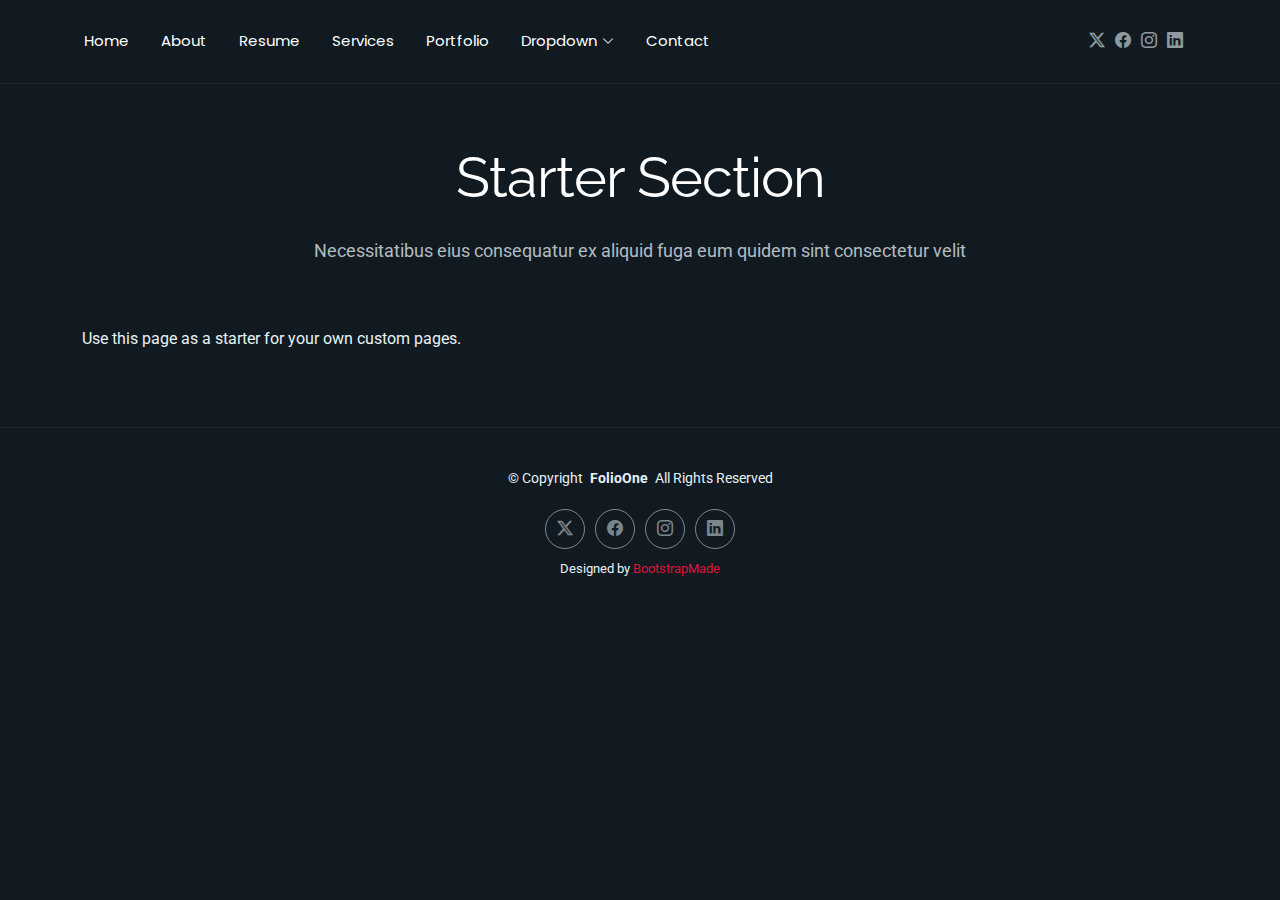
<file: starter-page.html>
<!DOCTYPE html>
<html lang="en">

<head>
  <meta charset="utf-8">
  <meta content="width=device-width, initial-scale=1.0" name="viewport">
  <title>Starter Page - FolioOne Bootstrap Template</title>
  <meta name="description" content="">
  <meta name="keywords" content="">

  <!-- Favicons -->
  <link href="assets/img/favicon.png" rel="icon">
  <link href="assets/img/apple-touch-icon.png" rel="apple-touch-icon">

  <!-- Fonts -->
  <link href="https://fonts.googleapis.com" rel="preconnect">
  <link href="https://fonts.gstatic.com" rel="preconnect" crossorigin>
  <link href="https://fonts.googleapis.com/css2?family=Roboto:ital,wght@0,100;0,300;0,400;0,500;0,700;0,900;1,100;1,300;1,400;1,500;1,700;1,900&family=Poppins:ital,wght@0,100;0,200;0,300;0,400;0,500;0,600;0,700;0,800;0,900;1,100;1,200;1,300;1,400;1,500;1,600;1,700;1,800;1,900&family=Raleway:ital,wght@0,100;0,200;0,300;0,400;0,500;0,600;0,700;0,800;0,900;1,100;1,200;1,300;1,400;1,500;1,600;1,700;1,800;1,900&display=swap" rel="stylesheet">

  <!-- Vendor CSS Files -->
  <link href="assets/vendor/bootstrap/css/bootstrap.min.css" rel="stylesheet">
  <link href="assets/vendor/bootstrap-icons/bootstrap-icons.css" rel="stylesheet">
  <link href="assets/vendor/aos/aos.css" rel="stylesheet">
  <link href="assets/vendor/swiper/swiper-bundle.min.css" rel="stylesheet">
  <link href="assets/vendor/glightbox/css/glightbox.min.css" rel="stylesheet">

  <!-- Main CSS File -->
  <link href="assets/css/main.css" rel="stylesheet">

  <!-- =======================================================
  * Template Name: FolioOne
  * Template URL: https://bootstrapmade.com/folioone-bootstrap-portfolio-website-template/
  * Updated: Aug 23 2025 with Bootstrap v5.3.7
  * Author: BootstrapMade.com
  * License: https://bootstrapmade.com/license/
  ======================================================== -->
</head>

<body class="starter-page-page">

  <header id="header" class="header d-flex align-items-center light-background sticky-top">
    <div class="container position-relative d-flex align-items-center justify-content-between">

      <!-- <a href="index.html" class="logo d-flex align-items-center me-auto me-xl-0">
      <img src="assets/img/logo.webp" alt="">
      <h1 class="sitename">FolioOne</h1> 
    </a> -->

      <nav id="navmenu" class="navmenu">
        <ul>
          <li><a href="index.html">Home</a></li>
          <li><a href="about.html">About</a></li>
          <li><a href="resume.html">Resume</a></li>
          <li><a href="services.html">Services</a></li>
          <li><a href="portfolio.html">Portfolio</a></li>
          <li class="dropdown"><a href="#"><span>Dropdown</span> <i class="bi bi-chevron-down toggle-dropdown"></i></a>
            <ul>
              <li><a href="#">Dropdown 1</a></li>
              <li class="dropdown"><a href="#"><span>Deep Dropdown</span> <i class="bi bi-chevron-down toggle-dropdown"></i></a>
                <ul>
                  <li><a href="#">Deep Dropdown 1</a></li>
                  <li><a href="#">Deep Dropdown 2</a></li>
                  <li><a href="#">Deep Dropdown 3</a></li>
                  <li><a href="#">Deep Dropdown 4</a></li>
                  <li><a href="#">Deep Dropdown 5</a></li>
                </ul>
              </li>
              <li><a href="#">Dropdown 2</a></li>
              <li><a href="#">Dropdown 3</a></li>
              <li><a href="#">Dropdown 4</a></li>
            </ul>
          </li>
          <li><a href="contact.html">Contact</a></li>
        </ul>
        <i class="mobile-nav-toggle d-xl-none bi bi-list"></i>
      </nav>

      <div class="header-social-links">
        <a href="#" class="twitter"><i class="bi bi-twitter-x"></i></a>
        <a href="#" class="facebook"><i class="bi bi-facebook"></i></a>
        <a href="#" class="instagram"><i class="bi bi-instagram"></i></a>
        <a href="#" class="linkedin"><i class="bi bi-linkedin"></i></a>
      </div>

    </div>
  </header>

  <main class="main">

    <!-- Starter Section Section -->
    <section id="starter-section" class="starter-section section">

      <!-- Section Title -->
      <div class="container section-title" data-aos="fade-up">
        <h2>Starter Section</h2>
        <p>Necessitatibus eius consequatur ex aliquid fuga eum quidem sint consectetur velit</p>
      </div><!-- End Section Title -->

      <div class="container" data-aos="fade-up">
        <p>Use this page as a starter for your own custom pages.</p>
      </div>

    </section><!-- /Starter Section Section -->

  </main>

  <footer id="footer" class="footer">

    <div class="container">
      <div class="copyright text-center ">
        <p>© <span>Copyright</span> <strong class="px-1 sitename">FolioOne</strong> <span>All Rights Reserved<br></span></p>
      </div>
      <div class="social-links d-flex justify-content-center">
        <a href=""><i class="bi bi-twitter-x"></i></a>
        <a href=""><i class="bi bi-facebook"></i></a>
        <a href=""><i class="bi bi-instagram"></i></a>
        <a href=""><i class="bi bi-linkedin"></i></a>
      </div>
      <div class="credits">
        <!-- All the links in the footer should remain intact. -->
        <!-- You can delete the links only if you've purchased the pro version. -->
        <!-- Licensing information: https://bootstrapmade.com/license/ -->
        <!-- Purchase the pro version with working PHP/AJAX contact form: [buy-url] -->
        Designed by <a href="https://bootstrapmade.com/">BootstrapMade</a>
      </div>
    </div>

  </footer>

  <!-- Scroll Top -->
  <a href="#" id="scroll-top" class="scroll-top d-flex align-items-center justify-content-center"><i class="bi bi-arrow-up-short"></i></a>

  <!-- Preloader -->
  <div id="preloader"></div>

  <!-- Vendor JS Files -->
  <script src="assets/vendor/bootstrap/js/bootstrap.bundle.min.js"></script>
  <script src="assets/vendor/php-email-form/validate.js"></script>
  <script src="assets/vendor/aos/aos.js"></script>
  <script src="assets/vendor/typed.js/typed.umd.js"></script>
  <script src="assets/vendor/waypoints/noframework.waypoints.js"></script>
  <script src="assets/vendor/purecounter/purecounter_vanilla.js"></script>
  <script src="assets/vendor/swiper/swiper-bundle.min.js"></script>
  <script src="assets/vendor/imagesloaded/imagesloaded.pkgd.min.js"></script>
  <script src="assets/vendor/isotope-layout/isotope.pkgd.min.js"></script>
  <script src="assets/vendor/glightbox/js/glightbox.min.js"></script>

  <!-- Main JS File -->
  <script src="assets/js/main.js"></script>

</body>

</html>
</file>
<file: assets/css/main.css>
/**
* Template Name: FolioOne
* Template URL: https://bootstrapmade.com/folioone-bootstrap-portfolio-website-template/
* Updated: Aug 23 2025 with Bootstrap v5.3.7
* Author: BootstrapMade.com
* License: https://bootstrapmade.com/license/
*/

/*--------------------------------------------------------------
# Font & Color Variables
# Help: https://bootstrapmade.com/color-system/
--------------------------------------------------------------*/
/* Fonts */
:root {
  --default-font: "Roboto",  system-ui, -apple-system, "Segoe UI", Roboto, "Helvetica Neue", Arial, "Noto Sans", "Liberation Sans", sans-serif, "Apple Color Emoji", "Segoe UI Emoji", "Segoe UI Symbol", "Noto Color Emoji";
  --heading-font: "Raleway",  sans-serif;
  --nav-font: "Poppins",  sans-serif;
}

/* Global Colors - The following color variables are used throughout the website. Updating them here will change the color scheme of the entire website */
:root { 
  --background-color: #101a20; /* Background color for the entire website, including individual sections */
  --default-color: #e7f2f7; /* Default color used for the majority of the text content across the entire website */
  --heading-color: #ffffff; /* Color for headings, subheadings and title throughout the website */
  --accent-color: #DC143C ; /* Accent color that represents your brand on the website. It's used for buttons, links, and other elements that need to stand out */
  --surface-color: #141f26; /* The surface color is used as a background of boxed elements within sections, such as cards, icon boxes, or other elements that require a visual separation from the global background. */
  --contrast-color: #ffffff; /* Contrast color for text, ensuring readability against backgrounds of accent, heading, or default colors. */
}

/* Nav Menu Colors - The following color variables are used specifically for the navigation menu. They are separate from the global colors to allow for more customization options */
:root {
  --nav-color: #ffffff;  /* The default color of the main navmenu links */
  --nav-hover-color: #DC143C ; /* Applied to main navmenu links when they are hovered over or active */
  --nav-mobile-background-color: #000000; /* Used as the background color for mobile navigation menu */
  --nav-dropdown-background-color: #051117; /* Used as the background color for dropdown items that appear when hovering over primary navigation items */
  --nav-dropdown-color: #e7f2f7; /* Used for navigation links of the dropdown items in the navigation menu. */
  --nav-dropdown-hover-color: #DC143C; /* Similar to --nav-hover-color, this color is applied to dropdown navigation links when they are hovered over. */
}

/* Color Presets - These classes override global colors when applied to any section or element, providing reuse of the sam color scheme. */

.light-background {
  --background-color: #142027;
  --surface-color: #325264;
}

.dark-background {
  --background-color: #0b1419;
  --default-color: #ffffff;
  --heading-color: #ffffff;
  --surface-color: #252525;
  --contrast-color: #ffffff;
}

/* Smooth scroll */
:root {
  scroll-behavior: smooth;
}

/*--------------------------------------------------------------
# General Styling & Shared Classes
--------------------------------------------------------------*/
body {
  color: var(--default-color);
  background-color: var(--background-color);
  font-family: var(--default-font);
}

a {
  color: var(--accent-color);
  text-decoration: none;
  transition: 0.3s;
}

a:hover {
  color: color-mix(in srgb, var(--accent-color), transparent 25%);
  text-decoration: none;
}

h1,
h2,
h3,
h4,
h5,
h6 {
  color: var(--heading-color);
  font-family: var(--heading-font);
}

/* PHP Email Form Messages
------------------------------*/
.php-email-form .error-message {
  display: none;
  background: #df1529;
  color: #ffffff;
  text-align: left;
  padding: 15px;
  margin-bottom: 24px;
  font-weight: 600;
}

.php-email-form .sent-message {
  display: none;
  color: #ffffff;
  background: #059652;
  text-align: center;
  padding: 15px;
  margin-bottom: 24px;
  font-weight: 600;
}

.php-email-form .loading {
  display: none;
  background: var(--surface-color);
  text-align: center;
  padding: 15px;
  margin-bottom: 24px;
}

.php-email-form .loading:before {
  content: "";
  display: inline-block;
  border-radius: 50%;
  width: 24px;
  height: 24px;
  margin: 0 10px -6px 0;
  border: 3px solid var(--accent-color);
  border-top-color: var(--surface-color);
  animation: php-email-form-loading 1s linear infinite;
}

@keyframes php-email-form-loading {
  0% {
    transform: rotate(0deg);
  }

  100% {
    transform: rotate(360deg);
  }
}

/*--------------------------------------------------------------
# Global Header
--------------------------------------------------------------*/
.header {
  --background-color: rgba(255, 255, 255, 0);
  color: var(--default-color);
  background-color: var(--background-color);
  padding: 15px 0;
  transition: all 0.5s;
  z-index: 997;
  border-bottom: 1px solid color-mix(in srgb, var(--default-color), transparent 92%);
}

.header .logo {
  line-height: 1;
}

.header .logo img {
  max-height: 36px;
  margin-right: 8px;
}

.header .logo h1 {
  font-size: 32px;
  margin: 0;
  font-weight: 400;
  color: var(--heading-color);
}

.header .header-social-links {
  padding-right: 15px;
}

.header .header-social-links a {
  color: color-mix(in srgb, var(--default-color), transparent 40%);
  padding-left: 6px;
  display: inline-block;
  transition: 0.3s;
  font-size: 16px;
}

.header .header-social-links a:hover {
  color: var(--default-color);
}

.header .header-social-links a i {
  line-height: 0px;
}

@media (max-width: 1200px) {
  .header .logo {
    order: 1;
  }

  .header .header-social-links {
    order: 2;
  }

  .header .navmenu {
    order: 3;
  }
}

/* Global Header on Scroll
------------------------------*/
.scrolled .header {
  --background-color: rgba(16, 26, 32, 0.9);
}

/*--------------------------------------------------------------
# Navigation Menu
--------------------------------------------------------------*/
/* Desktop Navigation */
@media (min-width: 1200px) {
  .start{
    display: flex;
    justify-content: start;
    align-items: center;
    gap: 100px;
  }

  .start span{
    font-size: 25px;
    font-weight: 600;
    color: var(--default-color);
    padding: 10px 0;
    text-transform: uppercase;
    font-family: var(--heading-font);
  }

  .navmenu {
    padding: 0;
  }

  .navmenu ul {
    margin: 0;
    padding: 0;
    display: flex;
    list-style: none;
    align-items: center;
  }

  .navmenu li {
    position: relative;
  }

  .navmenu>ul>li {
    white-space: nowrap;
    padding: 15px 28px 15px 0;
  }

  .navmenu>ul>li:last-child {
    padding-right: 0;
  }

  .navmenu a,
  .navmenu a:focus {
    color: var(--nav-color);
    font-size: 15px;
    padding: 0 2px;
    font-family: var(--nav-font);
    font-weight: 400;
    display: flex;
    align-items: center;
    justify-content: space-between;
    white-space: nowrap;
    transition: 0.3s;
    position: relative;
  }

  .navmenu a i,
  .navmenu a:focus i {
    font-size: 12px;
    line-height: 0;
    margin-left: 5px;
    transition: 0.3s;
  }

  .navmenu>ul>li>a:before {
    content: "";
    position: absolute;
    height: 2px;
    bottom: -6px;
    left: 0;
    background-color: var(--nav-hover-color);
    visibility: hidden;
    width: 0px;
    transition: all 0.3s ease-in-out 0s;
  }

  .navmenu a:hover:before,
  .navmenu li:hover>a:before,
  .navmenu .active:before {
    visibility: visible;
    width: 25px;
  }

  .navmenu li:hover>a,
  .navmenu .active,
  .navmenu .active:focus {
    color: var(--nav-hover-color);
  }

  .navmenu .dropdown ul {
    margin: 0;
    padding: 10px 0;
    background: var(--nav-dropdown-background-color);
    display: block;
    position: absolute;
    visibility: hidden;
    left: -5px;
    top: 130%;
    opacity: 0;
    transition: 0.3s;
    border-radius: 4px;
    z-index: 99;
    box-shadow: 0px 0px 30px rgba(0, 0, 0, 0.1);
  }

  .navmenu .dropdown ul li {
    min-width: 200px;
  }

  .navmenu .dropdown ul a {
    padding: 10px 20px;
    font-size: 15px;
    text-transform: none;
    color: var(--nav-dropdown-color);
  }

  .navmenu .dropdown ul a i {
    font-size: 12px;
  }

  .navmenu .dropdown ul a:hover,
  .navmenu .dropdown ul .active:hover,
  .navmenu .dropdown ul li:hover>a {
    color: var(--nav-dropdown-hover-color);
  }

  .navmenu .dropdown:hover>ul {
    opacity: 1;
    top: 100%;
    visibility: visible;
  }

  .navmenu .dropdown .dropdown ul {
    top: 0;
    left: -90%;
    visibility: hidden;
  }

  .navmenu .dropdown .dropdown:hover>ul {
    opacity: 1;
    top: 0;
    left: -100%;
    visibility: visible;
  }
}

/* Mobile Navigation */
@media (max-width: 1199px) {
  .mobile-nav-toggle {
    color: var(--nav-color);
    font-size: 28px;
    line-height: 0;
    margin-right: 10px;
    cursor: pointer;
    transition: color 0.3s;
  }

  .start span{
    display: none;
  }
  .navmenu {
    padding: 0;
    z-index: 9997;
  }

  .navmenu ul {
    display: none;
    list-style: none;
    position: absolute;
    inset: 60px 20px 20px 20px;
    padding: 10px 0;
    margin: 0;
    border-radius: 6px;
    background-color:color-mix(in srgb, var(--nav-mobile-background-color), transparent 35%);
    border: 1px solid color-mix(in srgb, var(--default-color), transparent 90%);
    box-shadow: none;
    overflow-y: auto;
    transition: 0.3s;
    z-index: 9998;
  }

  .navmenu a,
  .navmenu a:focus {
    color: var(--nav-dropdown-color);
    padding: 10px 20px;
    font-family: var(--nav-font);
    font-size: 17px;
    font-weight: 500;
    display: flex;
    align-items: center;
    justify-content: space-between;
    white-space: nowrap;
    transition: 0.3s;
  }

  .navmenu a i,
  .navmenu a:focus i {
    font-size: 12px;
    line-height: 0;
    margin-left: 5px;
    width: 30px;
    height: 30px;
    display: flex;
    align-items: center;
    justify-content: center;
    border-radius: 50%;
    transition: 0.3s;
    background-color: color-mix(in srgb, var(--accent-color), transparent 90%);
  }

  .navmenu a i:hover,
  .navmenu a:focus i:hover {
    background-color: var(--accent-color);
    color: var(--contrast-color);
  }

  .navmenu a:hover,
  .navmenu .active,
  .navmenu .active:focus {
    color: var(--nav-dropdown-hover-color);
  }

  .navmenu .active i,
  .navmenu .active:focus i {
    background-color: var(--accent-color);
    color: var(--contrast-color);
    transform: rotate(180deg);
  }

  .navmenu .dropdown ul {
    position: static;
    display: none;
    z-index: 99;
    padding: 10px 0;
    margin: 10px 20px;
    background-color: var(--nav-dropdown-background-color);
    transition: all 0.5s ease-in-out;
  }

  .navmenu .dropdown ul ul {
    background-color: rgba(33, 37, 41, 0.1);
  }

  .navmenu .dropdown>.dropdown-active {
    display: block;
    background-color: rgba(33, 37, 41, 0.03);
  }

  .mobile-nav-active {
    overflow: hidden;
  }

  .mobile-nav-active .mobile-nav-toggle {
    color: #fff;
    position: absolute;
    font-size: 32px;
    top: 15px;
    right: 15px;
    margin-right: 0;
    z-index: 9999;
  }

  .mobile-nav-active .navmenu {
    position: fixed;
    overflow: hidden;
    inset: 0;
    background: rgba(33, 37, 41, 0.8);
    transition: 0.3s;
  }

  .mobile-nav-active .navmenu>ul {
    display: block;
  }
}

/*--------------------------------------------------------------
# Global Footer
--------------------------------------------------------------*/
.footer {
  color: var(--default-color);
  background-color: var(--background-color);
  font-size: 14px;
  padding: 40px 0;
  position: relative;
  border-top: 1px solid color-mix(in srgb, var(--default-color), transparent 92%);
}

.footer .copyright p {
  margin-bottom: 0;
}

.footer .social-links {
  margin-top: 20px;
}

.footer .social-links a {
  display: flex;
  align-items: center;
  justify-content: center;
  width: 40px;
  height: 40px;
  border-radius: 50%;
  border: 1px solid color-mix(in srgb, var(--default-color), transparent 50%);
  font-size: 16px;
  color: color-mix(in srgb, var(--default-color), transparent 50%);
  margin: 0 5px;
  transition: 0.3s;
}

.footer .social-links a:hover {
  color: var(--accent-color);
  border-color: var(--accent-color);
}

.footer .credits {
  margin-top: 10px;
  font-size: 13px;
  text-align: center;
}

/*--------------------------------------------------------------
# Preloader
--------------------------------------------------------------*/
#preloader {
  position: fixed;
  inset: 0;
  z-index: 9999;
  overflow: hidden;
  background-color: var(--background-color);
  transition: all 0.6s ease-out;
  width: 100%;
  height: 100vh;
}

#preloader:before,
#preloader:after {
  content: "";
  position: absolute;
  border: 4px solid var(--accent-color);
  border-radius: 50%;
  animation: animate-preloader 2s cubic-bezier(0, 0.2, 0.8, 1) infinite;
}

#preloader:after {
  animation-delay: -0.5s;
}

@keyframes animate-preloader {
  0% {
    width: 10px;
    height: 10px;
    top: calc(50% - 5px);
    left: calc(50% - 5px);
    opacity: 1;
  }

  100% {
    width: 72px;
    height: 72px;
    top: calc(50% - 36px);
    left: calc(50% - 36px);
    opacity: 0;
  }
}

/*--------------------------------------------------------------
# Scroll Top Button
--------------------------------------------------------------*/
.scroll-top {
  position: fixed;
  visibility: hidden;
  opacity: 0;
  right: 15px;
  bottom: -15px;
  z-index: 99999;
  background-color: var(--accent-color);
  width: 44px;
  height: 44px;
  border-radius: 50px;
  transition: all 0.4s;
}

.scroll-top i {
  font-size: 24px;
  color: var(--contrast-color);
  line-height: 0;
}

.scroll-top:hover {
  background-color: color-mix(in srgb, var(--accent-color), transparent 20%);
  color: var(--contrast-color);
}

.scroll-top.active {
  visibility: visible;
  opacity: 1;
  bottom: 15px;
}

/*--------------------------------------------------------------
# Disable aos animation delay on mobile devices
--------------------------------------------------------------*/
@media screen and (max-width: 768px) {
  [data-aos-delay] {
    transition-delay: 0 !important;
  }
}

/*--------------------------------------------------------------
# Global Page Titles & Breadcrumbs
--------------------------------------------------------------*/
.page-title {
  color: var(--default-color);
  background-color: var(--background-color);
  position: relative;
}

.page-title .heading {
  padding: 80px 0;
  border-top: 1px solid color-mix(in srgb, var(--default-color), transparent 90%);
}

.page-title .heading h1 {
  font-size: 38px;
  font-weight: 700;
}

.page-title nav {
  background-color: color-mix(in srgb, var(--default-color), transparent 96%);
  padding: 20px 0;
}

.page-title nav ol {
  display: flex;
  flex-wrap: wrap;
  list-style: none;
  padding: 0;
  margin: 0;
  font-size: 16px;
  font-weight: 400;
}

.page-title nav ol li+li {
  padding-left: 10px;
}

.page-title nav ol li+li::before {
  content: "/";
  display: inline-block;
  padding-right: 10px;
  color: color-mix(in srgb, var(--default-color), transparent 70%);
}

/*--------------------------------------------------------------
# Global Sections
--------------------------------------------------------------*/
section,
.section {
  color: var(--default-color);
  background-color: var(--background-color);
  padding: 60px 0;
  scroll-margin-top: 100px;
  overflow: clip;
}

@media (max-width: 1199px) {

  section,
  .section {
    scroll-margin-top: 66px;
  }
}

/*--------------------------------------------------------------
# Global Section Titles
--------------------------------------------------------------*/
.section-title {
  text-align: center;
  padding-bottom: 60px;
  position: relative;
}

.section-title h2 {
  font-size: 3.5rem;
  font-weight: 400;
  line-height: 1.2;
  color: var(--heading-color);
  margin-bottom: 1.5rem;
  letter-spacing: -1px;
}

@media (max-width: 768px) {
  .section-title h2 {
    font-size: 2.5rem;
  }
}

.section-title p {
  font-size: 1.125rem;
  line-height: 1.8;
  color: color-mix(in srgb, var(--default-color), transparent 25%);
  max-width: 900px;
  margin: 0 auto;
  text-wrap: balance;
}

/*--------------------------------------------------------------
# Hero Section
--------------------------------------------------------------*/
.hero {
  padding: 80px 0;
  min-height: 100vh;
  display: flex;
  align-items: center;
}

.hero .hero-content h1 {
  font-size: 3.5rem;
  font-weight: 700;
  margin-bottom: 1rem;
  line-height: 1.2;
}

.hero .hero-content h1 .highlight {
  color: var(--accent-color);
  position: relative;
}

.hero .hero-content h1 .highlight::after {
  content: "";
  position: absolute;
  bottom: 0;
  left: 0;
  width: 100%;
  height: 3px;
  background: linear-gradient(90deg, var(--accent-color), color-mix(in srgb, var(--accent-color), transparent 50%));
  border-radius: 2px;
}

@media (max-width: 768px) {
  .hero .hero-content h1 {
    font-size: 2.5rem;
  }
}

.hero .hero-content h2 {
  font-size: 1.5rem;
  font-weight: 400;
  margin-bottom: 2rem;
  color: color-mix(in srgb, var(--default-color), transparent 20%);
}

.hero .hero-content h2 .typed {
  color: var(--accent-color);
  font-weight: 600;
}

@media (max-width: 768px) {
  .hero .hero-content h2 {
    font-size: 1.25rem;
  }
}

.hero .hero-content p {
  font-size: 1.1rem;
  line-height: 1.6;
  margin-bottom: 2.5rem;
  color: color-mix(in srgb, var(--default-color), transparent 30%);
}

.hero .hero-actions {
  display: flex;
  gap: 1rem;
  margin-bottom: 3rem;
}

.hero .hero-actions .btn {
  padding: 12px 30px;
  border-radius: 50px;
  font-weight: 600;
  text-decoration: none;
  transition: all 0.3s ease;
  border: 2px solid;
}

.hero .hero-actions .btn.btn-primary {
  background: var(--accent-color);
  color: var(--contrast-color);
  border-color: var(--accent-color);
}

.hero .hero-actions .btn.btn-primary:hover {
  background: color-mix(in srgb, var(--accent-color), black 15%);
  border-color: color-mix(in srgb, var(--accent-color), black 15%);
  transform: translateY(-2px);
}

.hero .hero-actions .btn.btn-outline {
  background: transparent;
  color: var(--accent-color);
  border-color: var(--accent-color);
}

.hero .hero-actions .btn.btn-outline:hover {
  transform: translateY(-2px);
}

@media (max-width: 576px) {
  .hero .hero-actions {
    flex-direction: column;
  }

  .hero .hero-actions .btn {
    text-align: center;
  }
}

.hero .social-links {
  display: flex;
  gap: 1rem;
}

.hero .social-links a {
  width: 45px;
  height: 45px;
  background: var(--surface-color);
  border-radius: 50%;
  display: flex;
  align-items: center;
  justify-content: center;
  color: var(--default-color);
  font-size: 1.2rem;
  transition: all 0.3s ease;
}

.hero .social-links a:hover {
  background: var(--accent-color);
  color: var(--contrast-color);
  transform: translateY(-3px);
  box-shadow: 0 8px 25px color-mix(in srgb, var(--accent-color), transparent 70%);
}

.hero .hero-image {
  position: relative;
}

.hero .hero-image .image-wrapper {
  position: relative;
  max-width: 450px;
  margin: 0 auto;
}

.hero .hero-image .image-wrapper img {
  border-radius: 20px;
  box-shadow: 0 5px 15px color-mix(in srgb, var(--default-color), transparent 95%);
  transition: transform 0.3s ease;
}

.hero .hero-image .image-wrapper img:hover {
  transform: scale(1.02);
}

.hero .hero-image .floating-elements {
  position: absolute;
  top: 0;
  left: 0;
  right: 0;
  bottom: 0;
  pointer-events: none;
}

.hero .hero-image .floating-elements .floating-card {
  position: absolute;
  background: var(--surface-color);
  padding: 15px 20px;
  border-radius: 15px;
  box-shadow: 0 10px 30px color-mix(in srgb, var(--default-color), transparent 90%);
  display: flex;
  align-items: center;
  gap: 10px;
  font-weight: 600;
  animation: float 3s ease-in-out infinite;
}

.hero .hero-image .floating-elements .floating-card i {
  font-size: 1.5rem;
  color: var(--accent-color);
}

.hero .hero-image .floating-elements .floating-card.design {
  top: 10%;
  right: -10%;
  animation-delay: 0s;
}

.hero .hero-image .floating-elements .floating-card.code {
  bottom: 30%;
  left: -15%;
  animation-delay: 1s;
}

.hero .hero-image .floating-elements .floating-card.creativity {
  top: 60%;
  right: -5%;
  animation-delay: 2s;
}

@media (max-width: 992px) {
  .hero .hero-image .floating-elements .floating-card {
    display: none;
  }
}

@keyframes float {

  0%,
  100% {
    transform: translateY(0px);
  }

  50% {
    transform: translateY(-10px);
  }
}

@media (max-width: 992px) {
  .hero .hero-content {
    text-align: center;
    margin-bottom: 3rem;
  }
}

/*--------------------------------------------------------------
# About Section
--------------------------------------------------------------*/
.about .intro-content .eyebrow {
  display: inline-block;
  letter-spacing: 0.12em;
  text-transform: uppercase;
  font-size: 12px;
  color: color-mix(in srgb, var(--default-color), transparent 40%);
  margin-bottom: 16px;
}

.about .intro-content .headline {
  font-family: var(--heading-font);
  font-weight: 300;
  line-height: 1.2;
  font-size: clamp(28px, 4vw, 44px);
  margin: 0 0 24px 0;
}

.about .intro-content .lead {
  font-size: 18px;
  line-height: 1.8;
  color: color-mix(in srgb, var(--default-color), transparent 10%);
  margin-bottom: 24px;
}

.about .intro-content p {
  line-height: 1.8;
  margin-bottom: 24px;
  color: color-mix(in srgb, var(--default-color), transparent 5%);
}

.about .intro-content .cta-group {
  display: flex;
  gap: 24px;
  align-items: center;
  margin-top: 24px;
}

.about .intro-content .cta-group .btn-ghost {
  display: inline-flex;
  align-items: center;
  gap: 8px;
  padding: 12px 18px;
  border-radius: 6px;
  color: var(--accent-color);
  background: color-mix(in srgb, var(--accent-color), transparent 92%);
  border: 1px solid color-mix(in srgb, var(--accent-color), transparent 70%);
  transition: 0.3s ease-in-out;
}

.about .intro-content .cta-group .btn-ghost:hover,
.about .intro-content .cta-group .btn-ghost:focus {
  color: var(--contrast-color);
  background: var(--accent-color);
  border-color: var(--accent-color);
  outline: none;
  box-shadow: 0 0 0 3px color-mix(in srgb, var(--accent-color), transparent 70%);
}

.about .intro-content .cta-group .link-underline {
  display: inline-flex;
  align-items: center;
  gap: 8px;
  position: relative;
  color: var(--accent-color);
  padding-bottom: 4px;
  transition: 0.3s ease-in-out;
}

.about .intro-content .cta-group .link-underline::after {
  content: "";
  position: absolute;
  left: 0;
  right: 0;
  bottom: 0;
  height: 1px;
  background: color-mix(in srgb, var(--accent-color), transparent 40%);
  transform: scaleX(0.4);
  transform-origin: left;
  transition: 0.3s ease-in-out;
}

.about .intro-content .cta-group .link-underline:hover,
.about .intro-content .cta-group .link-underline:focus {
  color: color-mix(in srgb, var(--accent-color), transparent 10%);
  outline: none;
}

.about .intro-content .cta-group .link-underline:hover::after,
.about .intro-content .cta-group .link-underline:focus::after {
  transform: scaleX(1);
}

.about .profile-figure {
  margin: 0;
}

.about .profile-figure .profile-photo {
  width: 88%;
  max-width: 440px;
  border-radius: 18px;
  box-shadow: 0 10px 30px color-mix(in srgb, var(--default-color), transparent 92%);
  transform: translateY(0);
  transition: transform 0.3s ease-in-out;
}

.about .profile-figure .profile-caption {
  margin-top: 24px;
  display: flex;
  align-items: center;
  justify-content: center;
}

.about .profile-figure .profile-caption .meta {
  font-size: 14px;
  color: color-mix(in srgb, var(--default-color), transparent 20%);
}

.about .profile-figure .profile-caption .meta .funfact {
  font-size: 13px;
  margin-top: 4px;
  color: color-mix(in srgb, var(--default-color), transparent 35%);
}

.about .profile-figure:hover .profile-photo {
  transform: translateY(-4px);
}

.about .skill-item {
  padding: 24px;
  border-radius: 6px;
  transition: 0.3s ease-in-out;
  background: color-mix(in srgb, var(--surface-color), var(--accent-color) 2%);
  border: 1px solid color-mix(in srgb, var(--default-color), transparent 88%);
  height: 100%;
}

.about .skill-item i {
  font-size: 24px;
  color: var(--accent-color);
  margin-bottom: 16px;
  display: inline-block;
}

.about .skill-item h3 {
  font-size: 16px;
  margin-bottom: 6px;
  font-weight: 500;
}

.about .skill-item p {
  margin: 0;
  font-size: 14px;
  color: color-mix(in srgb, var(--default-color), transparent 25%);
}

.about .skill-item:hover {
  transform: translateY(-3px);
  border-color: color-mix(in srgb, var(--accent-color), transparent 60%);
  box-shadow: 0 10px 30px color-mix(in srgb, var(--default-color), transparent 92%);
}

.about .timeline-item {
  position: relative;
  padding-left: 26px;
}

.about .timeline-item time {
  display: inline-block;
  font-size: 12px;
  letter-spacing: 0.08em;
  text-transform: uppercase;
  color: color-mix(in srgb, var(--default-color), transparent 45%);
  margin-bottom: 6px;
}

.about .timeline-item h4 {
  font-size: 18px;
  font-weight: 400;
  margin: 0 0 6px;
}

.about .timeline-item p {
  font-size: 14px;
  color: color-mix(in srgb, var(--default-color), transparent 25%);
  margin: 0;
}

.about .timeline-item .dot {
  position: absolute;
  left: 0;
  top: 4px;
  width: 10px;
  height: 10px;
  border-radius: 50%;
  background: var(--accent-color);
  box-shadow: 0 0 0 6px color-mix(in srgb, var(--accent-color), transparent 80%);
}

.about .personal-quote {
  padding: 24px 0;
}

.about .personal-quote p {
  font-family: var(--heading-font);
  font-weight: 300;
  font-size: clamp(20px, 3vw, 28px);
  line-height: 1.5;
  color: color-mix(in srgb, var(--default-color), transparent 5%);
  margin: 0 auto;
  max-width: 800px;
}

.about .fact-pill {
  display: flex;
  align-items: center;
  justify-content: center;
  gap: 10px;
  padding: 10px 14px;
  border-radius: 999px;
  border: 1px solid color-mix(in srgb, var(--default-color), transparent 85%);
  background: var(--surface-color);
  color: color-mix(in srgb, var(--default-color), transparent 10%);
  transition: 0.3s ease-in-out;
}

.about .fact-pill i {
  color: var(--accent-color);
}

.about .fact-pill span {
  font-size: 14px;
}

.about .fact-pill:hover {
  transform: translateY(-2px);
  border-color: color-mix(in srgb, var(--accent-color), transparent 60%);
  box-shadow: 0 10px 30px color-mix(in srgb, var(--default-color), transparent 92%);
}

.about .fact-pill:focus-within {
  box-shadow: 0 0 0 3px color-mix(in srgb, var(--accent-color), transparent 70%);
}

@media (max-width: 992px) {
  .about .profile-figure {
    text-align: center !important;
  }

  .about .profile-figure .profile-photo {
    width: 72%;
  }

  .about .intro-content .cta-group {
    flex-wrap: wrap;
  }
}

@media (max-width: 576px) {
  .about .profile-figure .profile-photo {
    width: 100%;
  }
}

/*--------------------------------------------------------------
# Skills Section
--------------------------------------------------------------*/
.skills .skill-box {
  background-color: var(--surface-color);
  padding: 2rem;
  border-radius: 8px;
  box-shadow: 0 0 20px rgba(0, 0, 0, 0.05);
}

.skills .skill-box h3 {
  font-size: 1.2rem;
  margin-bottom: 1rem;
  font-weight: 600;
}

.skills .skill-box p {
  font-size: 0.9rem;
  margin-bottom: 0.8rem;
  opacity: 0.6;
}

.skills .skill-box .progress {
  background-color: color-mix(in srgb, var(--accent-color), transparent 85%);
  border-radius: 50px;
  height: 8px;
  margin-top: 5px;
  overflow: hidden;
}

.skills .skill-box .progress .progress-bar {
  background-color: var(--accent-color);
  height: 100%;
  position: relative;
  border-radius: 50px;
  transition: 0.9s;
  width: 1px;
}

/*--------------------------------------------------------------
# Stats Section
--------------------------------------------------------------*/
.stats .avatars {
  position: relative;
}

.stats .avatars img {
  width: 60px;
  height: 60px;
  border: 3px solid var(--accent-color);
  margin-right: -15px;
  transition: transform 0.3s ease;
}

.stats .avatars img:hover {
  transform: translateY(-5px);
  z-index: 2;
}

.stats .counters h2 {
  color: var(--heading-color);
  font-size: 48px;
  font-weight: 700;
  margin-bottom: 10px;
}

.stats .counters h2 span {
  display: inline-block;
}

.stats .counters p {
  color: var(--default-color);
  font-size: 18px;
  margin: 0;
  opacity: 0.9;
}

@media (max-width: 991px) {
  .stats .row {
    text-align: center;
  }

  .stats .avatars {
    justify-content: center;
    margin-bottom: 40px;
  }

  .stats .counters h2 {
    font-size: 36px;
  }

  .stats .counters p {
    font-size: 16px;
  }

  .stats .counters .col-md-4 {
    margin-bottom: 30px;
  }

  .stats .counters .col-md-4:last-child {
    margin-bottom: 0;
  }
}

@media (max-width: 576px) {
  .stats {
    padding: 60px 0;
  }

  .stats .avatars {
    flex-wrap: wrap;
    justify-content: center;
  }

  .stats .avatars img {
    margin: 0 -8px;
  }
}

/*--------------------------------------------------------------
# Testimonials Section
--------------------------------------------------------------*/
.testimonials .testimonials-carousel,
.testimonials .testimonials-slider {
  overflow: hidden;
}

.testimonials .testimonial-item .testimonial-content {
  border-left: 3px solid var(--accent-color);
  padding-left: 30px;
}

.testimonials .testimonial-item .testimonial-img {
  border-radius: 50%;
  border: 4px solid var(--background-color);
  margin: 0 auto;
}

.testimonials .testimonial-item h3 {
  font-size: 20px;
  font-weight: bold;
  margin: 10px 0 5px 0;
}

.testimonials .testimonial-item h4 {
  font-size: 14px;
  color: color-mix(in srgb, var(--default-color), transparent 40%);
  margin: 0 0 10px 0;
}

.testimonials .testimonial-item .stars i {
  color: #ffc107;
  margin: 0 1px;
}

.testimonials .testimonial-item .quote-icon-left,
.testimonials .testimonial-item .quote-icon-right {
  color: color-mix(in srgb, var(--accent-color), transparent 50%);
  font-size: 26px;
  line-height: 0;
}

.testimonials .testimonial-item .quote-icon-left {
  display: inline-block;
  left: -5px;
  position: relative;
}

.testimonials .testimonial-item .quote-icon-right {
  display: inline-block;
  right: -5px;
  position: relative;
  top: 10px;
  transform: scale(-1, -1);
}

.testimonials .testimonial-item p {
  font-style: italic;
}

.testimonials .swiper-wrapper {
  height: auto;
}

.testimonials .swiper-pagination {
  margin-top: 30px;
  position: relative;
}

.testimonials .swiper-pagination .swiper-pagination-bullet {
  width: 12px;
  height: 12px;
  background-color: color-mix(in srgb, var(--default-color), transparent 85%);
  opacity: 1;
}

.testimonials .swiper-pagination .swiper-pagination-bullet-active {
  background-color: var(--accent-color);
}

/*--------------------------------------------------------------
# Resume Section
--------------------------------------------------------------*/
.resume .resume-item {
  margin-bottom: 3rem;
}

.resume .resume-item .resume-title {
  font-size: 1.75rem;
  font-weight: 700;
  margin-bottom: 1.5rem;
  padding-bottom: 1.5rem;
  position: relative;
  color: var(--heading-color);
}

.resume .resume-item .resume-title::after {
  content: "";
  position: absolute;
  display: block;
  width: 50px;
  height: 3px;
  background: var(--accent-color);
  bottom: 0;
  left: 0;
}

.resume .resume-item .resume-content {
  padding-left: 1.25rem;
  border-left: 2px solid color-mix(in srgb, var(--accent-color), transparent 85%);
}

.resume .resume-item article {
  position: relative;
  margin-bottom: 2.5rem;
}

.resume .resume-item article::before {
  content: "";
  position: absolute;
  width: 16px;
  height: 16px;
  border-radius: 50%;
  left: -1.8rem;
  top: 0.25rem;
  background: var(--background-color);
  border: 2px solid var(--accent-color);
}

.resume .resume-item article h4 {
  font-size: 1.25rem;
  font-weight: 600;
  margin-bottom: 0.5rem;
  color: var(--heading-color);
}

.resume .resume-item article h5 {
  font-size: 1rem;
  background: color-mix(in srgb, var(--accent-color), transparent 92%);
  padding: 0.375rem 0.75rem;
  display: inline-block;
  font-weight: 600;
  margin: 0.5rem 0;
  color: var(--accent-color);
  border-radius: 4px;
}

.resume .resume-item article .institution,
.resume .resume-item article .company {
  font-size: 1rem;
  margin-bottom: 1rem;
  color: color-mix(in srgb, var(--default-color), transparent 25%);
}

.resume .resume-item article p {
  margin-bottom: 1rem;
}

.resume .resume-item article ul {
  padding-left: 1.25rem;
  margin-bottom: 0;
}

.resume .resume-item article ul li {
  padding-bottom: 0.75rem;
  position: relative;
}

.resume .resume-item article ul li:last-child {
  padding-bottom: 0;
}

.resume .skill-item {
  margin-bottom: 2rem;
}

.resume .skill-item h4 {
  font-size: 1rem;
  font-weight: 600;
  margin-bottom: 0.75rem;
  color: var(--heading-color);
}

.resume .skill-item .progress {
  height: 0.75rem;
  background-color: color-mix(in srgb, var(--accent-color), transparent 92%);
  border-radius: 1rem;
  overflow: visible;
}

.resume .skill-item .progress .progress-bar {
  background-color: var(--accent-color);
  position: relative;
  border-radius: 1rem;
  width: 0;
  transition: width 1s ease;
}

.resume .skill-item .progress .progress-bar::after {
  content: attr(aria-valuenow) "%";
  position: absolute;
  right: 0;
  top: -1.75rem;
  font-size: 0.875rem;
  font-weight: 600;
  color: var(--accent-color);
}

@media (max-width: 991.98px) {
  .resume .resume-item {
    margin-bottom: 2rem;
  }
}

@media (max-width: 767.98px) {
  .resume .resume-content {
    padding-left: 1rem !important;
  }

  .resume article::before {
    left: -2rem !important;
  }
}

/*--------------------------------------------------------------
# Services Section
--------------------------------------------------------------*/
.services .service-item {
  display: flex;
  background-color: var(--surface-color);
  border-radius: 12px;
  padding: 2rem;
  height: 100%;
  position: relative;
  overflow: hidden;
  box-shadow: 0 5px 20px rgba(0, 0, 0, 0.03);
  transition: all 0.4s ease;
}

.services .service-item::before {
  content: "";
  position: absolute;
  left: 0;
  top: 0;
  height: 100%;
  width: 4px;
  background-color: var(--accent-color);
  transform: scaleY(0);
  transform-origin: bottom;
  transition: transform 0.4s cubic-bezier(0.65, 0, 0.35, 1);
}

.services .service-item:hover {
  box-shadow: 0 10px 30px rgba(0, 0, 0, 0.08);
  transform: translateY(-5px);
}

.services .service-item:hover::before {
  transform: scaleY(1);
}

.services .service-item:hover .service-icon {
  background-color: var(--accent-color);
  color: var(--contrast-color);
  transform: rotateY(180deg);
}

.services .service-item:hover .service-icon i {
  transform: rotateY(180deg);
}

.services .service-item:hover .service-link i {
  transform: translateX(5px);
}

.services .service-icon {
  flex-shrink: 0;
  width: 70px;
  height: 70px;
  border-radius: 12px;
  background-color: color-mix(in srgb, var(--accent-color), transparent 90%);
  color: var(--accent-color);
  display: flex;
  align-items: center;
  justify-content: center;
  margin-right: 1.5rem;
  transition: all 0.5s ease;
}

.services .service-icon i {
  font-size: 2rem;
  transition: transform 0.5s ease;
}

.services .service-content {
  flex-grow: 1;
}

.services .service-content h3 {
  font-size: 1.4rem;
  margin-bottom: 1rem;
  font-weight: 700;
  color: var(--heading-color);
}

.services .service-content p {
  margin-bottom: 1.25rem;
  color: color-mix(in srgb, var(--default-color), transparent 20%);
}

.services .service-link {
  display: inline-flex;
  align-items: center;
  color: var(--accent-color);
  font-weight: 600;
  text-decoration: none;
  transition: color 0.3s ease;
}

.services .service-link span {
  margin-right: 0.5rem;
}

.services .service-link i {
  transition: transform 0.3s ease;
}

.services .service-link:hover {
  color: color-mix(in srgb, var(--accent-color), transparent 25%);
}

@media (max-width: 767.98px) {
  .services .service-item {
    padding: 1.5rem;
    margin-bottom: 1rem;
  }

  .services .service-icon {
    width: 60px;
    height: 60px;
    margin-right: 1rem;
  }

  .services .service-icon i {
    font-size: 1.5rem;
  }

  .services .service-content h3 {
    font-size: 1.2rem;
    margin-bottom: 0.75rem;
  }

  .services .service-content p {
    margin-bottom: 1rem;
    font-size: 0.95rem;
  }
}

@media (max-width: 575.98px) {
  .services .service-item {
    flex-direction: column;
    text-align: center;
  }

  .services .service-item::before {
    width: 100%;
    height: 4px;
    transform: scaleX(0);
    transform-origin: left;
  }

  .services .service-item:hover::before {
    transform: scaleX(1);
  }

  .services .service-icon {
    margin-right: 0;
    margin-bottom: 1.25rem;
  }

  .services .service-link {
    justify-content: center;
  }
}

/*--------------------------------------------------------------
# Service Details Section
--------------------------------------------------------------*/
.service-details .service-hero {
  margin-bottom: 4rem;
}

.service-details .service-hero .service-meta {
  display: flex;
  align-items: center;
  gap: 1rem;
  margin-bottom: 1.5rem;
}

.service-details .service-hero .service-meta .service-category {
  background: color-mix(in srgb, var(--accent-color), transparent 85%);
  color: var(--accent-color);
  padding: 0.5rem 1rem;
  border-radius: 20px;
  font-size: 0.85rem;
  font-weight: 500;
  letter-spacing: 0.5px;
}

.service-details .service-hero .service-meta .reading-time {
  color: color-mix(in srgb, var(--default-color), transparent 50%);
  font-size: 0.9rem;
  font-weight: 300;
}

.service-details .service-hero h1 {
  font-size: 3.5rem;
  font-weight: 300;
  line-height: 1.2;
  margin-bottom: 1.5rem;
  color: var(--heading-color);
  letter-spacing: -0.02em;
}

.service-details .service-hero .service-description {
  font-size: 1.25rem;
  line-height: 1.7;
  color: color-mix(in srgb, var(--default-color), transparent 25%);
  font-weight: 300;
  margin: 0;
}

.service-details .service-visual {
  margin-bottom: 4rem;
  overflow: hidden;
  border-radius: 4px;
}

.service-details .service-visual img {
  width: 100%;
  height: 400px;
  object-fit: cover;
  transition: transform 0.5s ease;
}

.service-details .service-visual img:hover {
  transform: scale(1.02);
}

.service-details .service-narrative {
  margin-bottom: 5rem;
}

.service-details .service-narrative h3 {
  font-size: 2rem;
  font-weight: 300;
  margin-bottom: 2rem;
  color: var(--heading-color);
  letter-spacing: -0.01em;
}

.service-details .service-narrative p {
  font-size: 1.1rem;
  line-height: 1.8;
  margin-bottom: 2rem;
  color: var(--default-color);
  font-weight: 300;
}

.service-details .benefits-grid {
  display: grid;
  grid-template-columns: repeat(auto-fit, minmax(280px, 1fr));
  gap: 2.5rem;
  margin-top: 3rem;
}

.service-details .benefits-grid .benefit-card {
  text-align: center;
  padding: 0;
}

.service-details .benefits-grid .benefit-card .benefit-icon {
  width: 60px;
  height: 60px;
  background: color-mix(in srgb, var(--accent-color), transparent 90%);
  border-radius: 50%;
  display: flex;
  align-items: center;
  justify-content: center;
  margin: 0 auto 1.5rem;
  transition: all 0.3s ease;
}

.service-details .benefits-grid .benefit-card .benefit-icon i {
  font-size: 1.5rem;
  color: var(--accent-color);
}

.service-details .benefits-grid .benefit-card:hover .benefit-icon {
  background: var(--accent-color);
  transform: translateY(-2px);
}

.service-details .benefits-grid .benefit-card:hover .benefit-icon i {
  color: var(--contrast-color);
}

.service-details .benefits-grid .benefit-card h4 {
  font-size: 1.2rem;
  font-weight: 400;
  margin-bottom: 1rem;
  color: var(--heading-color);
}

.service-details .benefits-grid .benefit-card p {
  font-size: 1rem;
  line-height: 1.6;
  color: color-mix(in srgb, var(--default-color), transparent 30%);
  margin: 0;
}

.service-details .timeline-section {
  margin-bottom: 4rem;
}

.service-details .timeline-section h3 {
  font-size: 2rem;
  font-weight: 300;
  margin-bottom: 3rem;
  color: var(--heading-color);
  letter-spacing: -0.01em;
}

.service-details .timeline-section .timeline {
  position: relative;
}

.service-details .timeline-section .timeline::before {
  content: "";
  position: absolute;
  left: 30px;
  top: 0;
  bottom: 0;
  width: 1px;
  background: color-mix(in srgb, var(--default-color), transparent 85%);
}

.service-details .timeline-section .timeline .timeline-item {
  position: relative;
  padding-left: 80px;
  margin-bottom: 3rem;
}

.service-details .timeline-section .timeline .timeline-item:last-child {
  margin-bottom: 0;
}

.service-details .timeline-section .timeline .timeline-item .timeline-marker {
  position: absolute;
  left: 0;
  top: 0;
  width: 60px;
  height: 60px;
  background: var(--surface-color);
  border: 2px solid color-mix(in srgb, var(--accent-color), transparent 70%);
  border-radius: 50%;
  display: flex;
  align-items: center;
  justify-content: center;
  z-index: 1;
}

.service-details .timeline-section .timeline .timeline-item .timeline-marker span {
  font-size: 1.2rem;
  font-weight: 500;
  color: var(--accent-color);
}

.service-details .timeline-section .timeline .timeline-item .timeline-content h4 {
  font-size: 1.3rem;
  font-weight: 400;
  margin-bottom: 0.75rem;
  color: var(--heading-color);
}

.service-details .timeline-section .timeline .timeline-item .timeline-content p {
  font-size: 1rem;
  line-height: 1.6;
  margin-bottom: 0.5rem;
  color: var(--default-color);
}

.service-details .timeline-section .timeline .timeline-item .timeline-content small {
  color: color-mix(in srgb, var(--default-color), transparent 40%);
  font-size: 0.9rem;
  font-weight: 500;
}

.service-details .service-sidebar {
  padding-left: 2rem;
}

@media (max-width: 992px) {
  .service-details .service-sidebar {
    padding-left: 0;
    margin-top: 4rem;
  }
}

.service-details .overview-card,
.service-details .success-story,
.service-details .consultation-form {
  background: var(--surface-color);
  border-radius: 8px;
  padding: 2.5rem;
  margin-bottom: 2.5rem;
  border: 1px solid color-mix(in srgb, var(--default-color), transparent 93%);
  transition: all 0.3s ease;
}

.service-details .overview-card:hover,
.service-details .success-story:hover,
.service-details .consultation-form:hover {
  border-color: color-mix(in srgb, var(--accent-color), transparent 80%);
}

.service-details .overview-card .overview-header h4 {
  font-size: 1.4rem;
  font-weight: 400;
  margin-bottom: 2rem;
  color: var(--heading-color);
}

.service-details .overview-card .overview-stats {
  display: grid;
  grid-template-columns: repeat(3, 1fr);
  gap: 1.5rem;
  margin-bottom: 2rem;
}

.service-details .overview-card .overview-stats .stat-item {
  text-align: center;
}

.service-details .overview-card .overview-stats .stat-item .stat-number {
  font-size: 2rem;
  font-weight: 300;
  color: var(--accent-color);
  line-height: 1;
  margin-bottom: 0.5rem;
}

.service-details .overview-card .overview-stats .stat-item .stat-label {
  font-size: 0.85rem;
  color: color-mix(in srgb, var(--default-color), transparent 40%);
  font-weight: 500;
  text-transform: uppercase;
  letter-spacing: 0.5px;
}

.service-details .overview-card .overview-details {
  border-top: 1px solid color-mix(in srgb, var(--default-color), transparent 90%);
  padding-top: 1.5rem;
}

.service-details .overview-card .overview-details .detail-row {
  display: flex;
  justify-content: space-between;
  align-items: center;
  margin-bottom: 1rem;
}

.service-details .overview-card .overview-details .detail-row:last-child {
  margin-bottom: 0;
}

.service-details .overview-card .overview-details .detail-row .detail-label {
  font-size: 0.95rem;
  color: color-mix(in srgb, var(--default-color), transparent 30%);
  font-weight: 400;
}

.service-details .overview-card .overview-details .detail-row .detail-value {
  font-size: 0.95rem;
  color: var(--heading-color);
  font-weight: 500;
}

.service-details .success-story .story-quote p {
  font-size: 1.1rem;
  line-height: 1.7;
  color: color-mix(in srgb, var(--default-color), transparent 20%);
  font-style: italic;
  margin-bottom: 2rem;
}

.service-details .success-story .story-author {
  display: flex;
  align-items: center;
  gap: 1rem;
  margin-bottom: 1.5rem;
}

.service-details .success-story .story-author .author-avatar {
  width: 50px;
  height: 50px;
  border-radius: 50%;
  object-fit: cover;
}

.service-details .success-story .story-author .author-details h5 {
  font-size: 1rem;
  font-weight: 500;
  margin-bottom: 0.25rem;
  color: var(--heading-color);
}

.service-details .success-story .story-author .author-details span {
  display: block;
  font-size: 0.9rem;
  color: color-mix(in srgb, var(--default-color), transparent 40%);
  margin-bottom: 0.25rem;
}

.service-details .success-story .story-author .author-details small {
  font-size: 0.8rem;
  color: color-mix(in srgb, var(--default-color), transparent 50%);
}

.service-details .success-story .story-metrics {
  display: grid;
  grid-template-columns: repeat(2, 1fr);
  gap: 1rem;
  padding-top: 1.5rem;
  border-top: 1px solid color-mix(in srgb, var(--default-color), transparent 90%);
}

.service-details .success-story .story-metrics .metric {
  text-align: center;
}

.service-details .success-story .story-metrics .metric .metric-value {
  font-size: 1.5rem;
  font-weight: 500;
  color: var(--accent-color);
  display: block;
  margin-bottom: 0.25rem;
}

.service-details .success-story .story-metrics .metric .metric-label {
  font-size: 0.8rem;
  color: color-mix(in srgb, var(--default-color), transparent 40%);
  text-transform: uppercase;
  letter-spacing: 0.5px;
}

.service-details .consultation-form .form-header {
  margin-bottom: 2rem;
}

.service-details .consultation-form .form-header h4 {
  font-size: 1.4rem;
  font-weight: 400;
  margin-bottom: 0.75rem;
  color: var(--heading-color);
}

.service-details .consultation-form .form-header p {
  font-size: 0.95rem;
  line-height: 1.6;
  color: color-mix(in srgb, var(--default-color), transparent 30%);
  margin: 0;
}

.service-details .consultation-form .form-group {
  margin-bottom: 1.5rem;
}

.service-details .consultation-form .form-input {
  width: 100%;
  padding: 1rem;
  border: 1px solid color-mix(in srgb, var(--default-color), transparent 85%);
  border-radius: 4px;
  font-size: 0.95rem;
  transition: all 0.3s ease;
  background: transparent;
}

.service-details .consultation-form .form-input:focus {
  outline: none;
  border-color: var(--accent-color);
  box-shadow: 0 0 0 3px color-mix(in srgb, var(--accent-color), transparent 90%);
}

.service-details .consultation-form input[type=text],
.service-details .consultation-form input[type=email],
.service-details .consultation-form input[type=tel],
.service-details .consultation-form select,
.service-details .consultation-form textarea {
  color: var(--default-color);
  background-color: var(--surface-color);
  font-size: 14px;
  border-color: color-mix(in srgb, var(--default-color), transparent 80%);
}

.service-details .consultation-form input[type=text]:focus,
.service-details .consultation-form input[type=email]:focus,
.service-details .consultation-form input[type=tel]:focus,
.service-details .consultation-form select:focus,
.service-details .consultation-form textarea:focus {
  border-color: var(--accent-color);
}

.service-details .consultation-form input[type=text]::placeholder,
.service-details .consultation-form input[type=email]::placeholder,
.service-details .consultation-form input[type=tel]::placeholder,
.service-details .consultation-form select::placeholder,
.service-details .consultation-form textarea::placeholder {
  color: color-mix(in srgb, var(--default-color), transparent 70%);
}

.service-details .consultation-form .btn-consultation {
  background: var(--accent-color);
  color: var(--contrast-color);
  border: none;
  padding: 1rem 2rem;
  border-radius: 4px;
  font-size: 0.95rem;
  font-weight: 500;
  width: 100%;
  display: flex;
  align-items: center;
  justify-content: center;
  gap: 0.5rem;
  transition: all 0.3s ease;
  text-transform: none;
}

.service-details .consultation-form .btn-consultation:hover {
  background: color-mix(in srgb, var(--accent-color), transparent 10%);
  transform: translateY(-1px);
}

.service-details .consultation-form .btn-consultation i {
  font-size: 0.9rem;
}

@media (max-width: 768px) {
  .service-details .service-hero h1 {
    font-size: 2.5rem;
  }

  .service-details .service-hero .service-description {
    font-size: 1.1rem;
  }

  .service-details .service-visual img {
    height: 250px;
  }

  .service-details .benefits-grid {
    grid-template-columns: 1fr;
    gap: 2rem;
  }

  .service-details .timeline-section .timeline::before {
    left: 20px;
  }

  .service-details .timeline-section .timeline .timeline-item {
    padding-left: 60px;
  }

  .service-details .timeline-section .timeline .timeline-item .timeline-marker {
    width: 40px;
    height: 40px;
  }

  .service-details .timeline-section .timeline .timeline-item .timeline-marker span {
    font-size: 1rem;
  }

  .service-details .overview-card .overview-stats {
    grid-template-columns: 1fr;
    gap: 1rem;
  }
}

/*--------------------------------------------------------------
# Portfolio Section
--------------------------------------------------------------*/
.portfolio .portfolio-filters {
  display: flex;
  justify-content: center;
  flex-wrap: wrap;
  gap: 10px;
  margin-bottom: 30px;
  padding: 0;
  list-style: none;
}

.portfolio .portfolio-filters li {
  padding: 8px 20px;
  font-size: 0.95rem;
  font-weight: 500;
  border-radius: 30px;
  cursor: pointer;
  transition: all 0.3s ease;
  background-color: color-mix(in srgb, var(--accent-color), transparent 90%);
  color: var(--accent-color);
}

.portfolio .portfolio-filters li:hover {
  background-color: color-mix(in srgb, var(--accent-color), transparent 80%);
}

.portfolio .portfolio-filters li.filter-active {
  background-color: var(--accent-color);
  color: var(--contrast-color);
}

.portfolio .portfolio-card {
  background-color: var(--surface-color);
  border-radius: 10px;
  overflow: hidden;
  box-shadow: 0 5px 15px rgba(0, 0, 0, 0.05);
  margin-bottom: 30px;
  transition: all 0.3s ease;
}

.portfolio .portfolio-card:hover {
  transform: translateY(-10px);
  box-shadow: 0 10px 30px rgba(0, 0, 0, 0.1);
}

.portfolio .portfolio-card:hover .portfolio-img .portfolio-overlay {
  opacity: 1;
}

.portfolio .portfolio-card:hover .portfolio-img img {
  transform: scale(1.1);
}

.portfolio .portfolio-card .portfolio-img {
  position: relative;
  overflow: hidden;
}

.portfolio .portfolio-card .portfolio-img img {
  width: 100%;
  height: auto;
  transition: transform 0.5s ease;
}

.portfolio .portfolio-card .portfolio-img .portfolio-overlay {
  position: absolute;
  top: 0;
  left: 0;
  width: 100%;
  height: 100%;
  background: rgba(0, 0, 0, 0.6);
  display: flex;
  align-items: center;
  justify-content: center;
  gap: 15px;
  opacity: 0;
  transition: all 0.3s ease;
}

.portfolio .portfolio-card .portfolio-img .portfolio-overlay a {
  width: 45px;
  height: 45px;
  background-color: var(--accent-color);
  color: var(--contrast-color);
  border-radius: 50%;
  display: flex;
  align-items: center;
  justify-content: center;
  font-size: 1.2rem;
  transition: all 0.3s ease;
}

.portfolio .portfolio-card .portfolio-img .portfolio-overlay a:hover {
  background-color: color-mix(in srgb, var(--accent-color), #fff 20%);
  transform: translateY(-5px);
}

.portfolio .portfolio-card .portfolio-info {
  padding: 20px;
}

.portfolio .portfolio-card .portfolio-info h4 {
  font-size: 1.2rem;
  font-weight: 700;
  margin-bottom: 5px;
  color: var(--heading-color);
}

.portfolio .portfolio-card .portfolio-info p {
  font-size: 0.9rem;
  color: var(--default-color);
  margin-bottom: 10px;
}

.portfolio .portfolio-card .portfolio-info .portfolio-tags {
  display: flex;
  flex-wrap: wrap;
  gap: 8px;
}

.portfolio .portfolio-card .portfolio-info .portfolio-tags span {
  font-size: 0.8rem;
  padding: 4px 12px;
  border-radius: 20px;
  background-color: color-mix(in srgb, var(--accent-color), transparent 90%);
  color: var(--accent-color);
}

.portfolio .btn-primary {
  background-color: var(--accent-color);
  border-color: var(--accent-color);
  color: var(--contrast-color);
  padding: 12px 30px;
  font-weight: 600;
  border-radius: 5px;
  transition: all 0.3s ease;
}

.portfolio .btn-primary:hover {
  background-color: color-mix(in srgb, var(--accent-color), #000 10%);
  border-color: color-mix(in srgb, var(--accent-color), #000 10%);
  transform: translateY(-3px);
  box-shadow: 0 5px 15px rgba(0, 0, 0, 0.1);
}

/*--------------------------------------------------------------
# Portfolio Details Section
--------------------------------------------------------------*/
.portfolio-details {
  --section-spacing: 2.5rem;
}

.portfolio-details .portfolio-details-media {
  position: relative;
}

.portfolio-details .portfolio-details-media .main-image {
  margin-bottom: 1rem;
  border-radius: 20px;
  overflow: hidden;
  box-shadow: 0 10px 30px rgba(0, 0, 0, 0.08);
}

.portfolio-details .portfolio-details-media .main-image .portfolio-details-slider {
  position: relative;
}

.portfolio-details .portfolio-details-media .main-image .portfolio-details-slider .swiper-wrapper {
  height: auto !important;
}

.portfolio-details .portfolio-details-media .main-image .portfolio-details-slider .swiper-slide img {
  aspect-ratio: 3/2;
  object-fit: cover;
  width: 100%;
}

.portfolio-details .portfolio-details-media .main-image .portfolio-details-slider .swiper-button-next,
.portfolio-details .portfolio-details-media .main-image .portfolio-details-slider .swiper-button-prev {
  background-color: var(--contrast-color);
  width: 40px;
  height: 40px;
  border-radius: 50%;
  transition: all 0.3s ease;
}

.portfolio-details .portfolio-details-media .main-image .portfolio-details-slider .swiper-button-next:after,
.portfolio-details .portfolio-details-media .main-image .portfolio-details-slider .swiper-button-prev:after {
  font-size: 16px;
  color: var(--accent-color);
  font-weight: bold;
}

.portfolio-details .portfolio-details-media .main-image .portfolio-details-slider .swiper-button-next:hover,
.portfolio-details .portfolio-details-media .main-image .portfolio-details-slider .swiper-button-prev:hover {
  background-color: var(--accent-color);
}

.portfolio-details .portfolio-details-media .main-image .portfolio-details-slider .swiper-button-next:hover:after,
.portfolio-details .portfolio-details-media .main-image .portfolio-details-slider .swiper-button-prev:hover:after {
  color: var(--contrast-color);
}

.portfolio-details .portfolio-details-media .thumbnail-grid img {
  height: 80px;
  object-fit: cover;
  border-radius: 8px;
  cursor: pointer;
  transition: all 0.3s ease;
  box-shadow: 0 4px 10px rgba(0, 0, 0, 0.05);
}

.portfolio-details .portfolio-details-media .thumbnail-grid img:hover {
  transform: translateY(-5px);
  box-shadow: 0 8px 15px rgba(0, 0, 0, 0.1);
}

.portfolio-details .portfolio-details-media .tech-stack-badges {
  display: flex;
  flex-wrap: wrap;
  gap: 10px;
  margin-top: 1.5rem;
}

.portfolio-details .portfolio-details-media .tech-stack-badges span {
  display: inline-block;
  padding: 6px 12px;
  font-size: 13px;
  font-weight: 500;
  border-radius: 20px;
  background-color: color-mix(in srgb, var(--heading-color), transparent 85%);
  color: var(--heading-color);
  transition: all 0.3s ease;
}

.portfolio-details .portfolio-details-media .tech-stack-badges span:hover {
  background-color: color-mix(in srgb, var(--heading-color), transparent 70%);
  transform: translateY(-2px);
}

.portfolio-details .portfolio-details-content {
  padding: 0 0 0 2rem;
  height: 100%;
  display: flex;
  flex-direction: column;
}

.portfolio-details .portfolio-details-content .project-meta {
  display: flex;
  flex-wrap: wrap;
  justify-content: space-between;
  margin-bottom: 1.5rem;
}

.portfolio-details .portfolio-details-content .project-meta .badge-wrapper .project-badge {
  display: inline-block;
  padding: 8px 16px;
  background-color: color-mix(in srgb, var(--accent-color), transparent 90%);
  color: var(--accent-color);
  border-radius: 30px;
  font-weight: 600;
  font-size: 14px;
}

.portfolio-details .portfolio-details-content .project-meta .date-client {
  display: flex;
  gap: 1.5rem;
}

.portfolio-details .portfolio-details-content .project-meta .date-client .meta-item {
  display: flex;
  align-items: center;
  font-size: 14px;
  color: color-mix(in srgb, var(--default-color), transparent 30%);
}

.portfolio-details .portfolio-details-content .project-meta .date-client .meta-item i {
  margin-right: 6px;
  color: var(--accent-color);
}

.portfolio-details .portfolio-details-content .project-title {
  font-size: 2.2rem;
  margin-bottom: 1rem;
  font-weight: 700;
  line-height: 1.2;
  color: var(--heading-color);
}

.portfolio-details .portfolio-details-content .project-website {
  display: flex;
  align-items: center;
  margin-bottom: 1.5rem;
}

.portfolio-details .portfolio-details-content .project-website i {
  font-size: 22px;
  color: var(--accent-color);
  margin-right: 8px;
}

.portfolio-details .portfolio-details-content .project-website a {
  font-weight: 500;
  transition: all 0.3s;
}

.portfolio-details .portfolio-details-content .project-website a:hover {
  letter-spacing: 0.5px;
}

.portfolio-details .portfolio-details-content .project-overview {
  margin-bottom: var(--section-spacing);
}

.portfolio-details .portfolio-details-content .project-overview .lead {
  font-size: 1.1rem;
  line-height: 1.7;
  color: color-mix(in srgb, var(--default-color), transparent 15%);
  margin-bottom: 1.5rem;
}

.portfolio-details .portfolio-details-content .project-overview .project-accordion .accordion-item {
  border: none;
  background: none;
  margin-bottom: 10px;
}

.portfolio-details .portfolio-details-content .project-overview .project-accordion .accordion-item .accordion-header .accordion-button {
  padding: 1rem;
  font-weight: 600;
  font-size: 1rem;
  color: var(--heading-color);
  background-color: color-mix(in srgb, var(--surface-color), transparent 70%);
  border-radius: 8px !important;
  box-shadow: none;
}

.portfolio-details .portfolio-details-content .project-overview .project-accordion .accordion-item .accordion-header .accordion-button:not(.collapsed) {
  background-color: var(--surface-color);
  color: var(--accent-color);
  border-bottom-left-radius: 0 !important;
  border-bottom-right-radius: 0 !important;
  box-shadow: 0 4px 10px rgba(0, 0, 0, 0.03);
}

.portfolio-details .portfolio-details-content .project-overview .project-accordion .accordion-item .accordion-header .accordion-button:not(.collapsed) i {
  color: var(--accent-color);
}

.portfolio-details .portfolio-details-content .project-overview .project-accordion .accordion-item .accordion-header .accordion-button::after {
  background-size: 14px;
  width: 14px;
  height: 14px;
}

.portfolio-details .portfolio-details-content .project-overview .project-accordion .accordion-item .accordion-header .accordion-button i {
  font-size: 1.1rem;
}

.portfolio-details .portfolio-details-content .project-overview .project-accordion .accordion-item .accordion-body {
  padding: 1rem;
  background-color: var(--surface-color);
  border-bottom-left-radius: 8px;
  border-bottom-right-radius: 8px;
}

.portfolio-details .portfolio-details-content .project-overview .project-accordion .accordion-item .accordion-body p {
  margin-bottom: 0;
  color: color-mix(in srgb, var(--default-color), transparent 25%);
  line-height: 1.6;
}

.portfolio-details .portfolio-details-content .project-features {
  margin-bottom: var(--section-spacing);
}

.portfolio-details .portfolio-details-content .project-features h3 {
  display: flex;
  align-items: center;
  font-size: 1.25rem;
  margin-bottom: 1.2rem;
}

.portfolio-details .portfolio-details-content .project-features h3 i {
  margin-right: 10px;
  color: var(--accent-color);
  font-size: 1.1em;
}

.portfolio-details .portfolio-details-content .project-features .feature-list {
  list-style: none;
  padding-left: 0;
}

.portfolio-details .portfolio-details-content .project-features .feature-list li {
  display: flex;
  align-items: center;
  padding: 8px 0;
  font-size: 15px;
  color: color-mix(in srgb, var(--default-color), transparent 15%);
}

.portfolio-details .portfolio-details-content .project-features .feature-list li i {
  color: var(--accent-color);
  margin-right: 10px;
  font-size: 1.1em;
}

.portfolio-details .portfolio-details-content .cta-buttons {
  display: flex;
  flex-wrap: wrap;
  gap: 1rem;
  margin-top: auto;
}

.portfolio-details .portfolio-details-content .cta-buttons .btn-view-project {
  padding: 12px 28px;
  background-color: var(--accent-color);
  color: var(--contrast-color);
  border-radius: 30px;
  font-weight: 500;
  transition: all 0.3s ease;
}

.portfolio-details .portfolio-details-content .cta-buttons .btn-view-project:hover {
  background-color: color-mix(in srgb, var(--accent-color), black 15%);
  transform: translateY(-3px);
  box-shadow: 0 8px 15px rgba(0, 0, 0, 0.1);
}

.portfolio-details .portfolio-details-content .cta-buttons .btn-next-project {
  padding: 12px 28px;
  background-color: color-mix(in srgb, var(--heading-color), transparent 90%);
  color: var(--heading-color);
  border-radius: 30px;
  font-weight: 500;
  transition: all 0.3s ease;
  display: flex;
  align-items: center;
  gap: 8px;
}

.portfolio-details .portfolio-details-content .cta-buttons .btn-next-project i {
  transition: transform 0.3s ease;
}

.portfolio-details .portfolio-details-content .cta-buttons .btn-next-project:hover {
  background-color: color-mix(in srgb, var(--heading-color), transparent 80%);
}

.portfolio-details .portfolio-details-content .cta-buttons .btn-next-project:hover i {
  transform: translateX(3px);
}

@media (max-width: 1199.98px) {
  .portfolio-details .portfolio-details-content {
    padding-left: 1rem;
  }
}

@media (max-width: 991.98px) {
  .portfolio-details .portfolio-details-content {
    padding: 2rem 0 0 0;
  }

  .portfolio-details .portfolio-details-content .cta-buttons {
    margin-top: 2rem;
  }
}

@media (max-width: 767.98px) {
  .portfolio-details .project-meta {
    flex-direction: column;
    gap: 1rem;
  }

  .portfolio-details .project-meta .date-client {
    flex-direction: column;
    gap: 0.5rem;
  }

  .portfolio-details .cta-buttons {
    flex-direction: column;
    width: 100%;
  }

  .portfolio-details .cta-buttons a {
    width: 100%;
    text-align: center;
  }
}

/*--------------------------------------------------------------
# Contact Section
--------------------------------------------------------------*/
.contact .info-box {
  background-color: var(--surface-color);
  padding: 3rem;
  border-radius: 1rem;
  height: 100%;
}

.contact .info-box h3 {
  color: var(--contrast-color);
  font-size: 2rem;
  margin-bottom: 1rem;
}

@media (max-width: 767.98px) {
  .contact .info-box h3 {
    font-size: 1.75rem;
  }
}

.contact .info-box p {
  opacity: 0.8;
  margin-bottom: 2rem;
}

.contact .info-box a {
  color: var(--contrast-color);
}

@media (max-width: 992px) {
  .contact .info-box {
    padding: 1.5rem;
  }
}

.contact .info-item {
  display: flex;
  gap: 1.5rem;
  margin-bottom: 2rem;
}

.contact .info-item:last-child {
  margin-bottom: 0;
}

.contact .info-item .icon-box {
  width: 3.5rem;
  height: 3.5rem;
  background-color: var(--surface-color);
  border-radius: 50%;
  display: flex;
  align-items: center;
  justify-content: center;
  flex-shrink: 0;
  transition: 0.3s;
}

.contact .info-item .icon-box i {
  font-size: 1.5rem;
  color: var(--contrast-color);
}

.contact .info-item:hover .icon-box {
  background-color: var(--accent-color);
}

.contact .info-item .content h4 {
  color: var(--contrast-color);
  font-size: 1.25rem;
  margin-bottom: 0.5rem;
  font-weight: 700;
}

.contact .info-item .content p {
  margin-bottom: 0.25rem;
  font-size: 0.95rem;
}

.contact .info-item .content p:last-child {
  margin-bottom: 0;
}

.contact .contact-form {
  background-color: var(--surface-color);
  padding: 3rem;
  border-radius: 1rem;
  height: 100%;
  box-shadow: 0 0 25px rgba(0, 0, 0, 0.05);
}

@media (max-width: 992px) {
  .contact .contact-form {
    padding: 1.5rem;
  }
}

.contact .contact-form h3 {
  font-size: 2rem;
  margin-bottom: 1rem;
}

@media (max-width: 768px) {
  .contact .contact-form h3 {
    font-size: 1.75rem;
  }
}

.contact .contact-form p {
  color: color-mix(in srgb, var(--default-color), transparent 25%);
  margin-bottom: 2rem;
}

.contact .contact-form .form-control,
.contact .contact-form .form-select {
  padding: 0.875rem 1.25rem;
  border-color: color-mix(in srgb, var(--default-color), transparent 90%);
  border-radius: 0.5rem;
  background-color: transparent;
  color: var(--default-color);
}

.contact .contact-form .form-control:focus,
.contact .contact-form .form-select:focus {
  box-shadow: none;
  border-color: var(--accent-color);
}

.contact .contact-form .form-control::placeholder,
.contact .contact-form .form-select::placeholder {
  color: color-mix(in srgb, var(--default-color), transparent 50%);
}

.contact .contact-form .btn {
  background-color: color-mix(in srgb, var(--surface-color), transparent 80%);
  color: var(--contrast-color);
  padding: 1rem 2rem;
  border-radius: 2rem;
  display: inline-flex;
  align-items: center;
  gap: 0.5rem;
  transition: 0.3s;
}

.contact .contact-form .btn i {
  font-size: 1.25rem;
}

.contact .contact-form .btn:hover {
  background-color: color-mix(in srgb, var(--surface-color), transparent 70%);
}

/*--------------------------------------------------------------
# Starter Section Section
--------------------------------------------------------------*/
.starter-section {
  /* Add your styles here */
}
</file>
